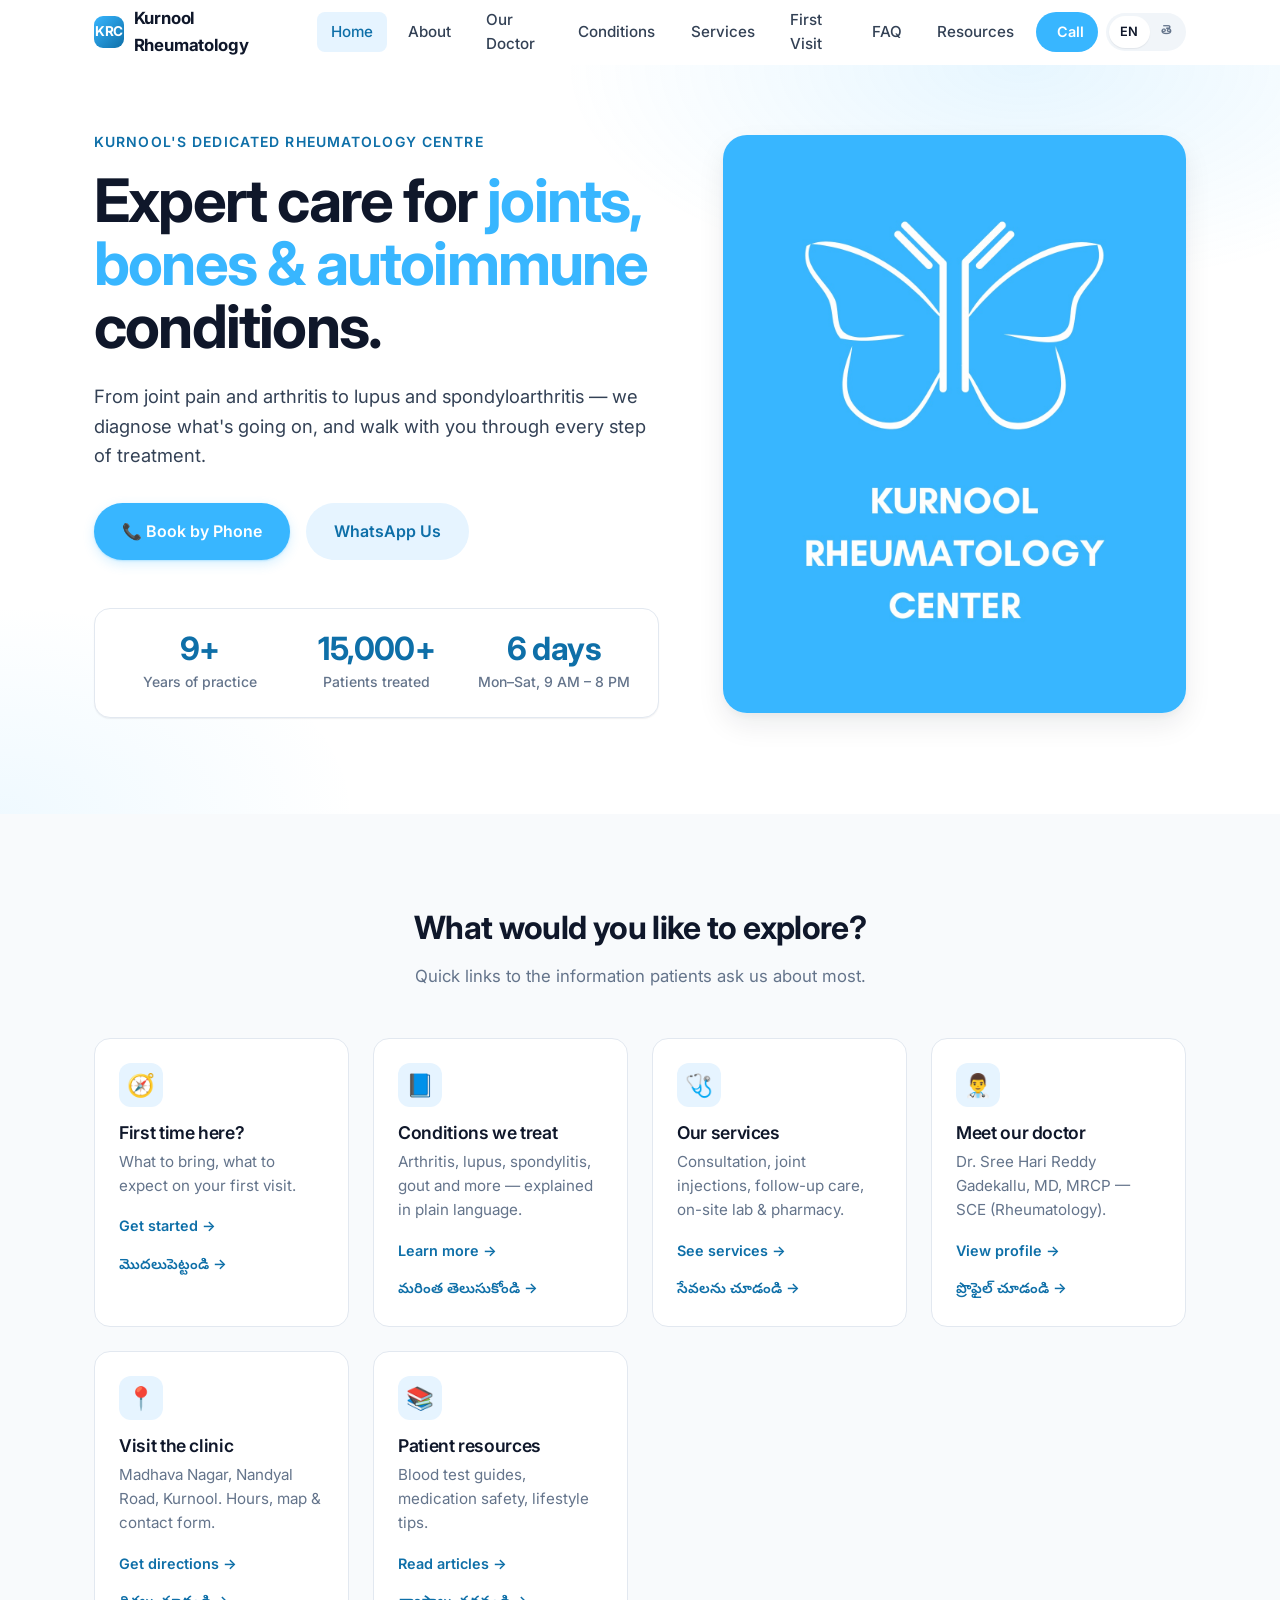
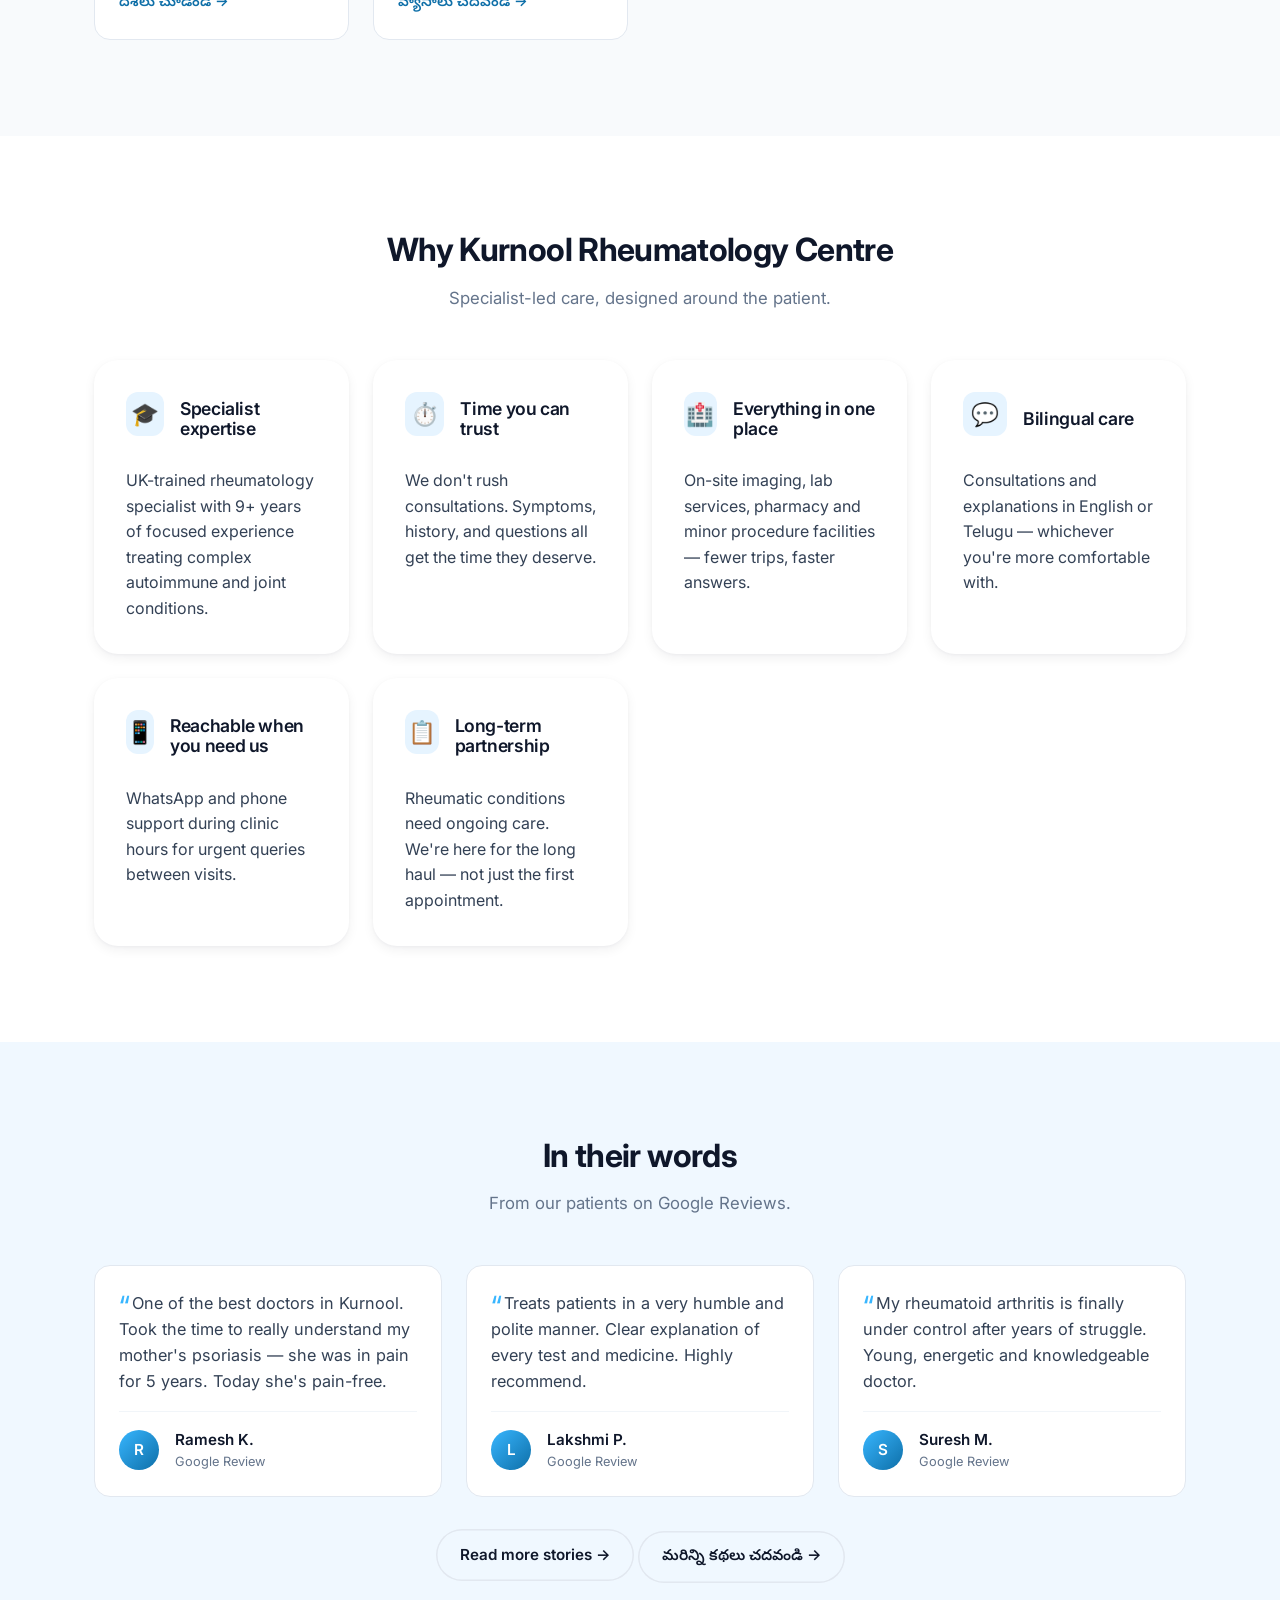
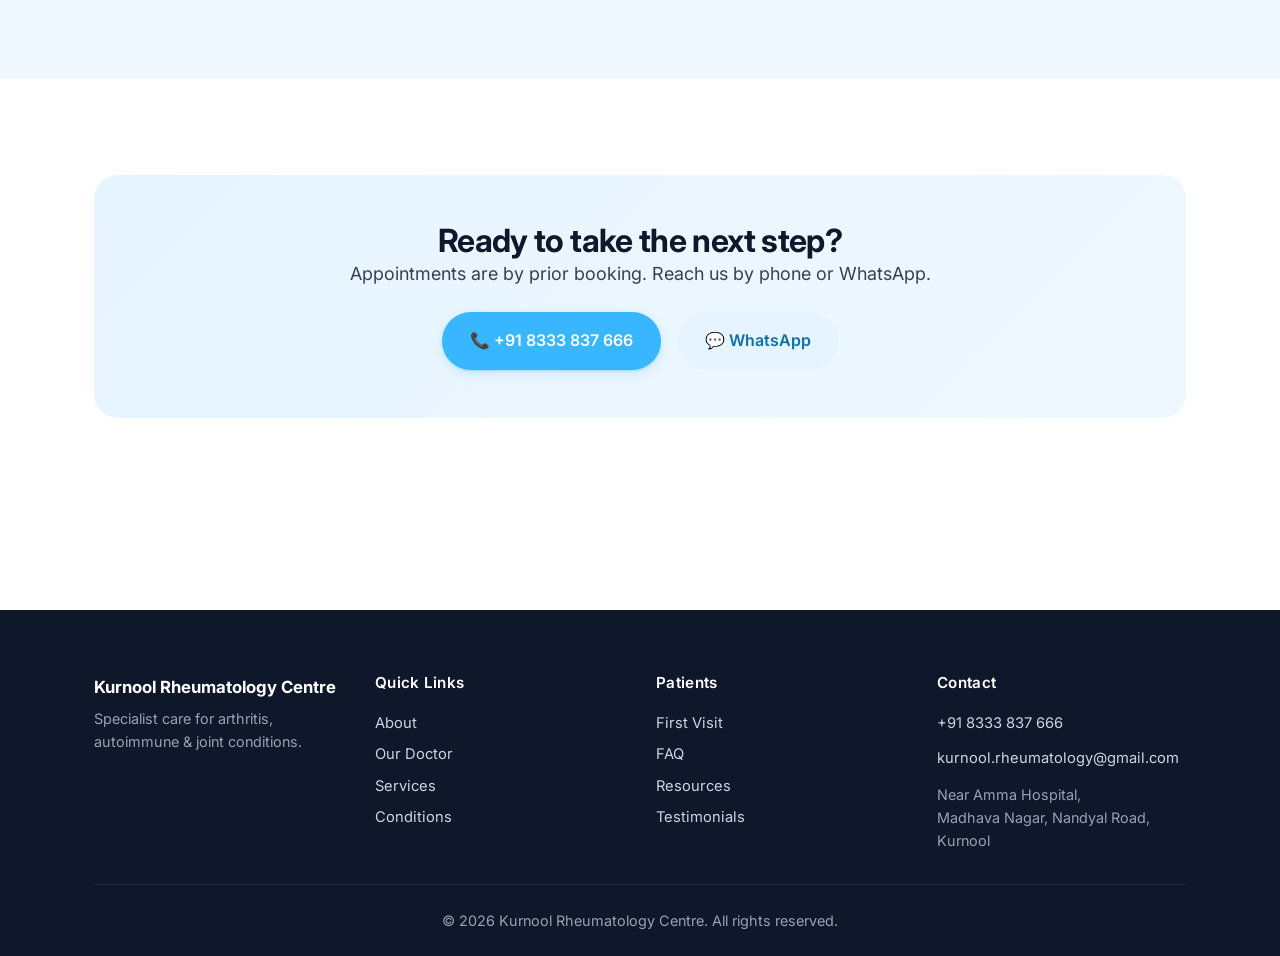
<file: index.html>
<!DOCTYPE html>
<html lang="en">
<head>
    <meta charset="UTF-8" />
    <meta name="viewport" content="width=device-width, initial-scale=1, viewport-fit=cover" />
    <meta name="theme-color" content="#38b6ff" />
    <title>Kurnool Rheumatology Centre — Expert Joint & Autoimmune Care in Kurnool</title>
    <meta name="description" content="Specialist rheumatology care in Kurnool. Dr. Sree Hari Reddy Gadekallu — MD, MRCP (SCE Rheumatology). 9+ years experience treating arthritis, autoimmune diseases & joint pain." />
    <link rel="canonical" href="https://rheumatology.center/" />
    <meta property="og:type" content="website" />
    <meta property="og:url" content="https://rheumatology.center/" />
    <meta property="og:title" content="Kurnool Rheumatology Centre — Expert Joint & Autoimmune Care in Kurnool" />
    <meta property="og:description" content="Specialist rheumatology care in Kurnool. Dr. Sree Hari Reddy Gadekallu — MD, MRCP (SCE Rheumatology). 9+ years experience treating arthritis, autoimmune diseases & joint pain." />
    <meta property="og:image" content="https://rheumatology.center/img/hero-clinic.jpg" />
    <meta property="og:image:width" content="1200" />
    <meta property="og:image:height" content="1500" />
    <meta property="og:site_name" content="Kurnool Rheumatology Centre" />
    <meta property="og:locale" content="en_IN" />
    <meta property="og:locale:alternate" content="te_IN" />
    <meta name="twitter:card" content="summary_large_image" />
    <meta name="twitter:title" content="Kurnool Rheumatology Centre — Expert Joint & Autoimmune Care in Kurnool" />
    <meta name="twitter:description" content="Specialist rheumatology care in Kurnool. Dr. Sree Hari Reddy Gadekallu — MD, MRCP (SCE Rheumatology). 9+ years experience treating arthritis, autoimmune diseases & joint pain." />
    <meta name="twitter:image" content="https://rheumatology.center/img/hero-clinic.jpg" />
    <meta name="robots" content="index, follow, max-image-preview:large" />
    <link rel="icon" type="image/svg+xml" href="img/favicon.svg" />
    <link rel="preconnect" href="https://fonts.googleapis.com" />
    <link rel="preconnect" href="https://fonts.gstatic.com" crossorigin />
    <link href="https://fonts.googleapis.com/css2?family=Inter:wght@400;500;600;700;800&family=Noto+Sans+Telugu:wght@400;500;600;700&display=swap" rel="stylesheet" />
    <link rel="stylesheet" href="css/styles.css" />

    <!-- Structured Data: MedicalClinic + Physician -->
    <script type="application/ld+json">
    {
      "@context": "https://schema.org",
      "@graph": [
        {
          "@type": "MedicalClinic",
          "@id": "https://rheumatology.center/#clinic",
          "name": "Kurnool Rheumatology Centre",
          "alternateName": ["KRC", "Kurnool Rheumatology Center"],
          "url": "https://rheumatology.center",
          "logo": "https://rheumatology.center/img/hero-clinic.jpg",
          "image": "https://rheumatology.center/img/hero-clinic.jpg",
          "description": "Specialist rheumatology clinic in Kurnool, Andhra Pradesh. Diagnosis and long-term management of arthritis, autoimmune diseases, joint pain and bone health.",
          "telephone": "+918333837666",
          "email": "kurnool.rheumatology@gmail.com",
          "priceRange": "₹₹",
          "medicalSpecialty": "Rheumatologic",
          "address": {
            "@type": "PostalAddress",
            "streetAddress": "Near Amma Hospital, Madhava Nagar, Nandyal Road",
            "addressLocality": "Kurnool",
            "addressRegion": "Andhra Pradesh",
            "postalCode": "518002",
            "addressCountry": "IN"
          },
          "geo": {
            "@type": "GeoCoordinates",
            "latitude": 15.801256684840101,
            "longitude": 78.04446977438009
          },
          "hasMap": "https://maps.app.goo.gl/mRYekLuWnqAVZDu87",
          "openingHoursSpecification": [{
            "@type": "OpeningHoursSpecification",
            "dayOfWeek": ["Monday", "Tuesday", "Wednesday", "Thursday", "Friday", "Saturday"],
            "opens": "09:00",
            "closes": "20:00"
          }],
          "availableService": [
            { "@type": "MedicalProcedure", "name": "Specialist rheumatology consultation" },
            { "@type": "MedicalProcedure", "name": "Intra-articular joint injections" },
            { "@type": "MedicalProcedure", "name": "Joint aspiration" },
            { "@type": "MedicalProcedure", "name": "Long-term monitoring and follow-up" },
            { "@type": "MedicalProcedure", "name": "On-site laboratory tests (ESR, CRP, RF, Anti-CCP, ANA)" },
            { "@type": "MedicalProcedure", "name": "DEXA / Bone density assessment" }
          ],
          "physician": { "@id": "https://rheumatology.center/#physician" },
          "areaServed": [
            { "@type": "City", "name": "Kurnool" },
            { "@type": "AdministrativeArea", "name": "Andhra Pradesh" },
            { "@type": "AdministrativeArea", "name": "Rayalaseema" }
          ],
          "knowsLanguage": ["English", "Telugu"]
        },
        {
          "@type": "Physician",
          "@id": "https://rheumatology.center/#physician",
          "name": "Dr. Sree Hari Reddy Gadekallu",
          "honorificPrefix": "Dr.",
          "honorificSuffix": "MD, MRCP, SCE (Rheumatology)",
          "jobTitle": "Consultant Rheumatologist",
          "url": "https://rheumatology.center/team.html",
          "image": "https://rheumatology.center/img/dr-gadekallu.jpg",
          "medicalSpecialty": "Rheumatologic",
          "hasCredential": [
            { "@type": "EducationalOccupationalCredential", "credentialCategory": "degree", "name": "MD (Medicine)" },
            { "@type": "EducationalOccupationalCredential", "credentialCategory": "certification", "name": "MRCP (UK)" },
            { "@type": "EducationalOccupationalCredential", "credentialCategory": "certification", "name": "SCE Rheumatology (Royal College of Physicians, UK)" }
          ],
          "knowsAbout": [
            "Rheumatoid Arthritis", "Osteoarthritis", "Systemic Lupus Erythematosus",
            "Ankylosing Spondylitis", "Psoriatic Arthritis", "Gout",
            "Vasculitis", "Osteoporosis", "Autoimmune Disease",
            "Joint Injections", "Sjögren's Syndrome", "Scleroderma"
          ],
          "knowsLanguage": ["English", "Telugu"],
          "worksFor": { "@id": "https://rheumatology.center/#clinic" }
        },
        {
          "@type": "WebSite",
          "@id": "https://rheumatology.center/#website",
          "url": "https://rheumatology.center",
          "name": "Kurnool Rheumatology Centre",
          "publisher": { "@id": "https://rheumatology.center/#clinic" },
          "inLanguage": ["en-IN", "te-IN"]
        }
      ]
    }
    </script>
</head>
<body>

<!-- ================= NAV ================= -->
<header class="nav">
    <div class="nav__inner">
        <a href="index.html" class="nav__brand">
            <span class="nav__brand-mark">KRC</span>
            <span data-lang="en">Kurnool Rheumatology</span>
            <span data-lang="te" class="telugu" hidden>కర్నూల్ రుమటాలజీ</span>
        </a>

        <button class="menu-toggle" aria-label="Open menu" aria-expanded="false"><span></span></button>

        <ul class="nav__menu">
            <li><a class="nav__link" href="index.html"><span data-lang="en">Home</span><span data-lang="te" class="telugu" hidden>హోమ్</span></a></li>
            <li><a class="nav__link" href="about.html"><span data-lang="en">About</span><span data-lang="te" class="telugu" hidden>మా గురించి</span></a></li>
            <li><a class="nav__link" href="team.html"><span data-lang="en">Our Doctor</span><span data-lang="te" class="telugu" hidden>మా వైద్యులు</span></a></li>
            <li><a class="nav__link" href="conditions.html"><span data-lang="en">Conditions</span><span data-lang="te" class="telugu" hidden>సమస్యలు</span></a></li>
            <li><a class="nav__link" href="services.html"><span data-lang="en">Services</span><span data-lang="te" class="telugu" hidden>సేవలు</span></a></li>
            <li><a class="nav__link" href="first-visit.html"><span data-lang="en">First Visit</span><span data-lang="te" class="telugu" hidden>మొదటి సందర్శన</span></a></li>
            <li><a class="nav__link" href="faq.html"><span data-lang="en">FAQ</span><span data-lang="te" class="telugu" hidden>ప్రశ్నలు</span></a></li>
            <li><a class="nav__link" href="resources.html"><span data-lang="en">Resources</span><span data-lang="te" class="telugu" hidden>వనరులు</span></a></li>
            <li class="nav__tools">
                <a class="nav__phone" href="tel:+918333837666" aria-label="Call clinic">
                    <svg width="14" height="14" viewBox="0 0 24 24" fill="none" stroke="currentColor" stroke-width="2.5" stroke-linecap="round" stroke-linejoin="round"><path d="M22 16.92v3a2 2 0 0 1-2.18 2 19.79 19.79 0 0 1-8.63-3.07 19.5 19.5 0 0 1-6-6 19.79 19.79 0 0 1-3.07-8.67A2 2 0 0 1 4.11 2h3a2 2 0 0 1 2 1.72c.127.96.361 1.903.7 2.81a2 2 0 0 1-.45 2.11L8.09 9.91a16 16 0 0 0 6 6l1.27-1.27a2 2 0 0 1 2.11-.45c.907.339 1.85.573 2.81.7A2 2 0 0 1 22 16.92z"/></svg>
                    Call
                </a>
                <div class="lang-toggle" role="group" aria-label="Language">
                    <button data-lang="en" type="button">EN</button>
                    <button data-lang="te" type="button" class="telugu">తె</button>
                </div>
            </li>
        </ul>
    </div>
</header>

<!-- ================= HERO ================= -->
<section class="hero">
    <div class="wrap">
        <div class="hero__inner">
            <div>
                <!-- EN -->
                <div data-lang="en" class="fade-up">
                    <span class="eyebrow">Kurnool's Dedicated Rheumatology Centre</span>
                    <h1 class="hero__title">Expert care for <span class="accent">joints, bones &amp; autoimmune</span> conditions.</h1>
                    <p class="hero__lead">From joint pain and arthritis to lupus and spondyloarthritis — we diagnose what's going on, and walk with you through every step of treatment.</p>
                    <div class="hero__cta">
                        <a href="tel:+918333837666" class="btn btn--primary btn--lg">📞 Book by Phone</a>
                        <a href="https://wa.me/918333837666?text=Hi%2C%20I%27d%20like%20to%20book%20an%20appointment" target="_blank" rel="noopener" class="btn btn--ghost btn--lg">WhatsApp Us</a>
                    </div>
                    <div class="stats">
                        <div class="stat"><div class="stat__num">9+</div><div class="stat__label">Years of practice</div></div>
                        <div class="stat"><div class="stat__num">15,000+</div><div class="stat__label">Patients treated</div></div>
                        <div class="stat"><div class="stat__num">6 days</div><div class="stat__label">Mon–Sat, 9 AM – 8 PM</div></div>
                    </div>
                </div>
                <!-- TE -->
                <div data-lang="te" class="telugu fade-up" hidden>
                    <span class="eyebrow">కర్నూల్ ప్రత్యేక రుమటాలజీ సెంటర్</span>
                    <h1 class="hero__title">కీళ్లు, ఎముకలు &amp; <span class="accent">ఆటోఇమ్యూన్</span> సమస్యలకు నిపుణ చికిత్స.</h1>
                    <p class="hero__lead">కీళ్ల నొప్పులు, ఆర్థరైటిస్ నుండి లూపస్, స్పాండిలోఆర్థరైటిస్ వరకు — సమస్యను సరిగ్గా గుర్తించి, ప్రతి అడుగులో మీతో పాటు మేము నడుస్తాము.</p>
                    <div class="hero__cta">
                        <a href="tel:+918333837666" class="btn btn--primary btn--lg">📞 ఫోన్ ద్వారా బుక్ చేయండి</a>
                        <a href="https://wa.me/918333837666?text=నమస్కారం" target="_blank" rel="noopener" class="btn btn--ghost btn--lg">వాట్సాప్ చేయండి</a>
                    </div>
                    <div class="stats">
                        <div class="stat"><div class="stat__num">9+</div><div class="stat__label">సంవత్సరాల అనుభవం</div></div>
                        <div class="stat"><div class="stat__num">15,000+</div><div class="stat__label">పేషెంట్లకు చికిత్స</div></div>
                        <div class="stat"><div class="stat__num">6 రోజులు</div><div class="stat__label">సోమ–శని, 9 AM – 8 PM</div></div>
                    </div>
                </div>
            </div>

            <div class="hero__media">
                <img src="img/hero-clinic.jpg" alt="Kurnool Rheumatology Centre" />
            </div>
        </div>
    </div>
</section>

<!-- ================= QUICK NAV CARDS ================= -->
<section class="section section--soft">
    <div class="wrap">
        <div class="section-head">
            <h2 data-lang="en">What would you like to explore?</h2>
            <h2 data-lang="te" class="telugu" hidden>మీరు దేని గురించి తెలుసుకోవాలనుకుంటున్నారు?</h2>
            <p data-lang="en">Quick links to the information patients ask us about most.</p>
            <p data-lang="te" class="telugu" hidden>పేషెంట్లు తరచుగా అడిగే సమాచారానికి త్వరిత లింకులు.</p>
        </div>
        <div class="grid grid-3">
            <a href="first-visit.html" class="card animate-on-scroll">
                <div class="card__icon">🧭</div>
                <h3 class="card__title" data-lang="en">First time here?</h3>
                <h3 class="card__title telugu" data-lang="te" hidden>మొదటిసారి వస్తున్నారా?</h3>
                <p class="card__text" data-lang="en">What to bring, what to expect on your first visit.</p>
                <p class="card__text telugu" data-lang="te" hidden>మొదటి సందర్శనలో ఏం తీసుకురావాలి, ఏం జరుగుతుంది.</p>
                <span class="card__arrow" data-lang="en">Get started →</span>
                <span class="card__arrow telugu" data-lang="te" hidden>మొదలుపెట్టండి →</span>
            </a>
            <a href="conditions.html" class="card animate-on-scroll">
                <div class="card__icon">📘</div>
                <h3 class="card__title" data-lang="en">Conditions we treat</h3>
                <h3 class="card__title telugu" data-lang="te" hidden>మేము చికిత్స చేసే సమస్యలు</h3>
                <p class="card__text" data-lang="en">Arthritis, lupus, spondylitis, gout and more — explained in plain language.</p>
                <p class="card__text telugu" data-lang="te" hidden>ఆర్థరైటిస్, లూపస్, స్పాండిలైటిస్, గౌట్ — సరళమైన భాషలో.</p>
                <span class="card__arrow" data-lang="en">Learn more →</span>
                <span class="card__arrow telugu" data-lang="te" hidden>మరింత తెలుసుకోండి →</span>
            </a>
            <a href="services.html" class="card animate-on-scroll">
                <div class="card__icon">🩺</div>
                <h3 class="card__title" data-lang="en">Our services</h3>
                <h3 class="card__title telugu" data-lang="te" hidden>మా సేవలు</h3>
                <p class="card__text" data-lang="en">Consultation, joint injections, follow-up care, on-site lab & pharmacy.</p>
                <p class="card__text telugu" data-lang="te" hidden>కన్సల్టేషన్, జాయింట్ ఇంజెక్షన్లు, ఫాలో-అప్, ల్యాబ్ &amp; ఫార్మసీ.</p>
                <span class="card__arrow" data-lang="en">See services →</span>
                <span class="card__arrow telugu" data-lang="te" hidden>సేవలను చూడండి →</span>
            </a>
            <a href="team.html" class="card animate-on-scroll">
                <div class="card__icon">👨‍⚕️</div>
                <h3 class="card__title" data-lang="en">Meet our doctor</h3>
                <h3 class="card__title telugu" data-lang="te" hidden>మా వైద్యులను కలవండి</h3>
                <p class="card__text" data-lang="en">Dr. Sree Hari Reddy Gadekallu, MD, MRCP — SCE (Rheumatology).</p>
                <p class="card__text telugu" data-lang="te" hidden>డా. శ్రీ హరి రెడ్డి గాడేకల్లు, MD, MRCP — SCE (రుమటాలజీ).</p>
                <span class="card__arrow" data-lang="en">View profile →</span>
                <span class="card__arrow telugu" data-lang="te" hidden>ప్రొఫైల్ చూడండి →</span>
            </a>
            <a href="about.html" class="card animate-on-scroll">
                <div class="card__icon">📍</div>
                <h3 class="card__title" data-lang="en">Visit the clinic</h3>
                <h3 class="card__title telugu" data-lang="te" hidden>క్లినిక్‌ను సందర్శించండి</h3>
                <p class="card__text" data-lang="en">Madhava Nagar, Nandyal Road, Kurnool. Hours, map & contact form.</p>
                <p class="card__text telugu" data-lang="te" hidden>మాధవ నగర్, నంద్యాల రోడ్, కర్నూల్. సమయాలు, మ్యాప్ &amp; సంప్రదింపు ఫారం.</p>
                <span class="card__arrow" data-lang="en">Get directions →</span>
                <span class="card__arrow telugu" data-lang="te" hidden>దిశలు చూడండి →</span>
            </a>
            <a href="resources.html" class="card animate-on-scroll">
                <div class="card__icon">📚</div>
                <h3 class="card__title" data-lang="en">Patient resources</h3>
                <h3 class="card__title telugu" data-lang="te" hidden>పేషెంట్ వనరులు</h3>
                <p class="card__text" data-lang="en">Blood test guides, medication safety, lifestyle tips.</p>
                <p class="card__text telugu" data-lang="te" hidden>రక్త పరీక్షల వివరణ, మందుల భద్రత, జీవనశైలి చిట్కాలు.</p>
                <span class="card__arrow" data-lang="en">Read articles →</span>
                <span class="card__arrow telugu" data-lang="te" hidden>వ్యాసాలు చదవండి →</span>
            </a>
        </div>
    </div>
</section>

<!-- ================= WHY CHOOSE US ================= -->
<section class="section">
    <div class="wrap">
        <div class="section-head">
            <h2 data-lang="en">Why Kurnool Rheumatology Centre</h2>
            <h2 data-lang="te" class="telugu" hidden>ఎందుకు కర్నూల్ రుమటాలజీ సెంటర్</h2>
            <p data-lang="en">Specialist-led care, designed around the patient.</p>
            <p data-lang="te" class="telugu" hidden>పేషెంట్ చుట్టూ రూపొందించిన నిపుణుల చికిత్స.</p>
        </div>
        <div class="grid grid-3">
            <div class="feature-card animate-on-scroll">
                <div class="feature-card__head"><div class="card__icon">🎓</div><h3 class="card__title" data-lang="en">Specialist expertise</h3><h3 class="card__title telugu" data-lang="te" hidden>నిపుణుల అనుభవం</h3></div>
                <p data-lang="en">UK-trained rheumatology specialist with 9+ years of focused experience treating complex autoimmune and joint conditions.</p>
                <p class="telugu" data-lang="te" hidden>UK లో శిక్షణ పొందిన రుమటాలజీ నిపుణులు. 9+ సంవత్సరాల అనుభవం.</p>
            </div>
            <div class="feature-card animate-on-scroll">
                <div class="feature-card__head"><div class="card__icon">⏱️</div><h3 class="card__title" data-lang="en">Time you can trust</h3><h3 class="card__title telugu" data-lang="te" hidden>సమయం పూర్తిగా</h3></div>
                <p data-lang="en">We don't rush consultations. Symptoms, history, and questions all get the time they deserve.</p>
                <p class="telugu" data-lang="te" hidden>మేము కన్సల్టేషన్‌లను తొందరపెట్టము. మీ సమస్యలను శ్రద్ధగా వింటాము.</p>
            </div>
            <div class="feature-card animate-on-scroll">
                <div class="feature-card__head"><div class="card__icon">🏥</div><h3 class="card__title" data-lang="en">Everything in one place</h3><h3 class="card__title telugu" data-lang="te" hidden>అన్నీ ఒకే చోట</h3></div>
                <p data-lang="en">On-site imaging, lab services, pharmacy and minor procedure facilities — fewer trips, faster answers.</p>
                <p class="telugu" data-lang="te" hidden>ఇమేజింగ్, ల్యాబ్, ఫార్మసీ — అన్నీ ఒకే చోట. తక్కువ ట్రిప్‌లు, వేగవంతమైన ఫలితాలు.</p>
            </div>
            <div class="feature-card animate-on-scroll">
                <div class="feature-card__head"><div class="card__icon">💬</div><h3 class="card__title" data-lang="en">Bilingual care</h3><h3 class="card__title telugu" data-lang="te" hidden>రెండు భాషల్లో చికిత్స</h3></div>
                <p data-lang="en">Consultations and explanations in English or Telugu — whichever you're more comfortable with.</p>
                <p class="telugu" data-lang="te" hidden>మీకు సౌకర్యవంతంగా ఉన్న భాషలో — ఇంగ్లీష్ లేదా తెలుగు.</p>
            </div>
            <div class="feature-card animate-on-scroll">
                <div class="feature-card__head"><div class="card__icon">📱</div><h3 class="card__title" data-lang="en">Reachable when you need us</h3><h3 class="card__title telugu" data-lang="te" hidden>మీకు అవసరమైనప్పుడు</h3></div>
                <p data-lang="en">WhatsApp and phone support during clinic hours for urgent queries between visits.</p>
                <p class="telugu" data-lang="te" hidden>క్లినిక్ సమయంలో అత్యవసర ప్రశ్నలకు ఫోన్ &amp; వాట్సాప్ సహాయం.</p>
            </div>
            <div class="feature-card animate-on-scroll">
                <div class="feature-card__head"><div class="card__icon">📋</div><h3 class="card__title" data-lang="en">Long-term partnership</h3><h3 class="card__title telugu" data-lang="te" hidden>దీర్ఘకాలిక సంరక్షణ</h3></div>
                <p data-lang="en">Rheumatic conditions need ongoing care. We're here for the long haul — not just the first appointment.</p>
                <p class="telugu" data-lang="te" hidden>రుమటాలజీ సమస్యలకు దీర్ఘకాలిక సంరక్షణ అవసరం. మేము మీతో ఉంటాము.</p>
            </div>
        </div>
    </div>
</section>

<!-- ================= TESTIMONIALS PREVIEW ================= -->
<section class="section section--tint">
    <div class="wrap">
        <div class="section-head">
            <h2 data-lang="en">In their words</h2>
            <h2 data-lang="te" class="telugu" hidden>పేషెంట్ల మాటల్లో</h2>
            <p data-lang="en">From our patients on Google Reviews.</p>
            <p data-lang="te" class="telugu" hidden>గూగుల్ రివ్యూస్ నుండి మా పేషెంట్ల అభిప్రాయాలు.</p>
        </div>
        <div class="grid grid-3">
            <div class="testimonial animate-on-scroll">
                <p class="testimonial__quote" data-lang="en">One of the best doctors in Kurnool. Took the time to really understand my mother's psoriasis — she was in pain for 5 years. Today she's pain-free.</p>
                <p class="testimonial__quote telugu" data-lang="te" hidden>కర్నూల్‌లో ఉత్తమ వైద్యులలో ఒకరు. మా అమ్మ 5 సంవత్సరాలుగా బాధపడుతున్న సోరియాసిస్‌ను అర్థం చేసుకోవడానికి సమయం తీసుకున్నారు. ఇప్పుడు పూర్తిగా నయమైంది.</p>
                <div class="testimonial__author">
                    <div class="testimonial__avatar">R</div>
                    <div>
                        <div class="testimonial__name">Ramesh K.</div>
                        <div class="testimonial__meta" data-lang="en">Google Review</div>
                        <div class="testimonial__meta telugu" data-lang="te" hidden>గూగుల్ రివ్యూ</div>
                    </div>
                </div>
            </div>
            <div class="testimonial animate-on-scroll">
                <p class="testimonial__quote" data-lang="en">Treats patients in a very humble and polite manner. Clear explanation of every test and medicine. Highly recommend.</p>
                <p class="testimonial__quote telugu" data-lang="te" hidden>పేషెంట్లతో చాలా వినయంగా, మర్యాదగా వ్యవహరిస్తారు. ప్రతి టెస్ట్, మందు గురించి స్పష్టంగా వివరిస్తారు.</p>
                <div class="testimonial__author">
                    <div class="testimonial__avatar">L</div>
                    <div>
                        <div class="testimonial__name">Lakshmi P.</div>
                        <div class="testimonial__meta" data-lang="en">Google Review</div>
                        <div class="testimonial__meta telugu" data-lang="te" hidden>గూగుల్ రివ్యూ</div>
                    </div>
                </div>
            </div>
            <div class="testimonial animate-on-scroll">
                <p class="testimonial__quote" data-lang="en">My rheumatoid arthritis is finally under control after years of struggle. Young, energetic and knowledgeable doctor.</p>
                <p class="testimonial__quote telugu" data-lang="te" hidden>సంవత్సరాలుగా బాధపడుతున్న రుమటాయిడ్ ఆర్థరైటిస్ ఇప్పుడు అదుపులో ఉంది. యువ, శక్తివంతమైన, పరిజ్ఞానమున్న వైద్యులు.</p>
                <div class="testimonial__author">
                    <div class="testimonial__avatar">S</div>
                    <div>
                        <div class="testimonial__name">Suresh M.</div>
                        <div class="testimonial__meta" data-lang="en">Google Review</div>
                        <div class="testimonial__meta telugu" data-lang="te" hidden>గూగుల్ రివ్యూ</div>
                    </div>
                </div>
            </div>
        </div>
        <div class="text-center" style="margin-top: var(--s-4);">
            <a href="testimonials.html" class="btn btn--outline" data-lang="en">Read more stories →</a>
            <a href="testimonials.html" class="btn btn--outline telugu" data-lang="te" hidden>మరిన్ని కథలు చదవండి →</a>
        </div>
    </div>
</section>

<!-- ================= CTA BAND ================= -->
<section class="section">
    <div class="wrap">
        <div style="text-align: center; padding: var(--s-5); background: linear-gradient(135deg, var(--color-brand-tint), var(--color-brand-wash)); border-radius: var(--r-xl);">
            <h2 data-lang="en">Ready to take the next step?</h2>
            <h2 data-lang="te" class="telugu" hidden>తదుపరి అడుగు వేయడానికి సిద్ధంగా ఉన్నారా?</h2>
            <p class="lead" data-lang="en" style="margin-bottom: var(--s-3);">Appointments are by prior booking. Reach us by phone or WhatsApp.</p>
            <p class="lead telugu" data-lang="te" hidden style="margin-bottom: var(--s-3);">అపాయింట్‌మెంట్లు ముందుగా బుక్ చేసుకోవాలి. ఫోన్ లేదా వాట్సాప్ ద్వారా సంప్రదించండి.</p>
            <div style="display: flex; gap: var(--s-2); justify-content: center; flex-wrap: wrap;">
                <a href="tel:+918333837666" class="btn btn--primary btn--lg">📞 +91 8333 837 666</a>
                <a href="https://wa.me/918333837666" target="_blank" rel="noopener" class="btn btn--ghost btn--lg">💬 WhatsApp</a>
            </div>
        </div>
    </div>
</section>

<!-- ================= FOOTER ================= -->
<footer class="footer">
    <div class="wrap">
        <div class="footer__grid">
            <div>
                <div class="footer__brand-name">Kurnool Rheumatology Centre</div>
                <p data-lang="en">Specialist care for arthritis, autoimmune & joint conditions.</p>
                <p class="telugu" data-lang="te" hidden>ఆర్థరైటిస్, ఆటోఇమ్యూన్ &amp; కీళ్ల సమస్యలకు నిపుణుల సంరక్షణ.</p>
            </div>
            <div>
                <h4 data-lang="en">Quick Links</h4>
                <h4 class="telugu" data-lang="te" hidden>త్వరిత లింకులు</h4>
                <a href="about.html"><span data-lang="en">About</span><span data-lang="te" class="telugu" hidden>మా గురించి</span></a>
                <a href="team.html"><span data-lang="en">Our Doctor</span><span data-lang="te" class="telugu" hidden>మా వైద్యులు</span></a>
                <a href="services.html"><span data-lang="en">Services</span><span data-lang="te" class="telugu" hidden>సేవలు</span></a>
                <a href="conditions.html"><span data-lang="en">Conditions</span><span data-lang="te" class="telugu" hidden>సమస్యలు</span></a>
            </div>
            <div>
                <h4 data-lang="en">Patients</h4>
                <h4 class="telugu" data-lang="te" hidden>పేషెంట్లు</h4>
                <a href="first-visit.html"><span data-lang="en">First Visit</span><span data-lang="te" class="telugu" hidden>మొదటి సందర్శన</span></a>
                <a href="faq.html"><span data-lang="en">FAQ</span><span data-lang="te" class="telugu" hidden>తరచుగా అడిగే ప్రశ్నలు</span></a>
                <a href="resources.html"><span data-lang="en">Resources</span><span data-lang="te" class="telugu" hidden>వనరులు</span></a>
                <a href="testimonials.html"><span data-lang="en">Testimonials</span><span data-lang="te" class="telugu" hidden>పేషెంట్ అనుభవాలు</span></a>
            </div>
            <div>
                <h4 data-lang="en">Contact</h4>
                <h4 class="telugu" data-lang="te" hidden>సంప్రదింపు</h4>
                <p style="margin: 0.25rem 0;"><a href="tel:+918333837666">+91 8333 837 666</a></p>
                <p style="margin: 0.25rem 0;"><a href="mailto:kurnool.rheumatology@gmail.com">kurnool.rheumatology@gmail.com</a></p>
                <p style="margin: 0.5rem 0 0;" data-lang="en">Near Amma Hospital,<br/>Madhava Nagar, Nandyal Road,<br/>Kurnool</p>
                <p style="margin: 0.5rem 0 0;" class="telugu" data-lang="te" hidden>అమ్మ హాస్పిటల్ సమీపంలో,<br/>మాధవ నగర్, నంద్యాల రోడ్,<br/>కర్నూల్</p>
            </div>
        </div>
        <div class="footer__bottom">
            <p>&copy; <span id="year">2026</span> Kurnool Rheumatology Centre. <span data-lang="en">All rights reserved.</span><span data-lang="te" class="telugu" hidden>అన్ని హక్కులు రిజర్వ్ చేయబడ్డాయి.</span></p>
        </div>
    </div>
</footer>

<a href="tel:+918333837666" class="fab-call" aria-label="Call clinic">
    <svg width="22" height="22" viewBox="0 0 24 24" fill="none" stroke="currentColor" stroke-width="2.4" stroke-linecap="round" stroke-linejoin="round"><path d="M22 16.92v3a2 2 0 0 1-2.18 2 19.79 19.79 0 0 1-8.63-3.07 19.5 19.5 0 0 1-6-6 19.79 19.79 0 0 1-3.07-8.67A2 2 0 0 1 4.11 2h3a2 2 0 0 1 2 1.72c.127.96.361 1.903.7 2.81a2 2 0 0 1-.45 2.11L8.09 9.91a16 16 0 0 0 6 6l1.27-1.27a2 2 0 0 1 2.11-.45c.907.339 1.85.573 2.81.7A2 2 0 0 1 22 16.92z"/></svg>
</a>

<script>document.getElementById('year').textContent = new Date().getFullYear();</script>
<!-- GoatCounter Analytics -->
<script data-goatcounter="https://krc.goatcounter.com/count" async src="//gc.zgo.at/count.js"></script>
<!-- End GoatCounter Analytics -->
<script src="js/main.js"></script>
</body>
</html>
</file>
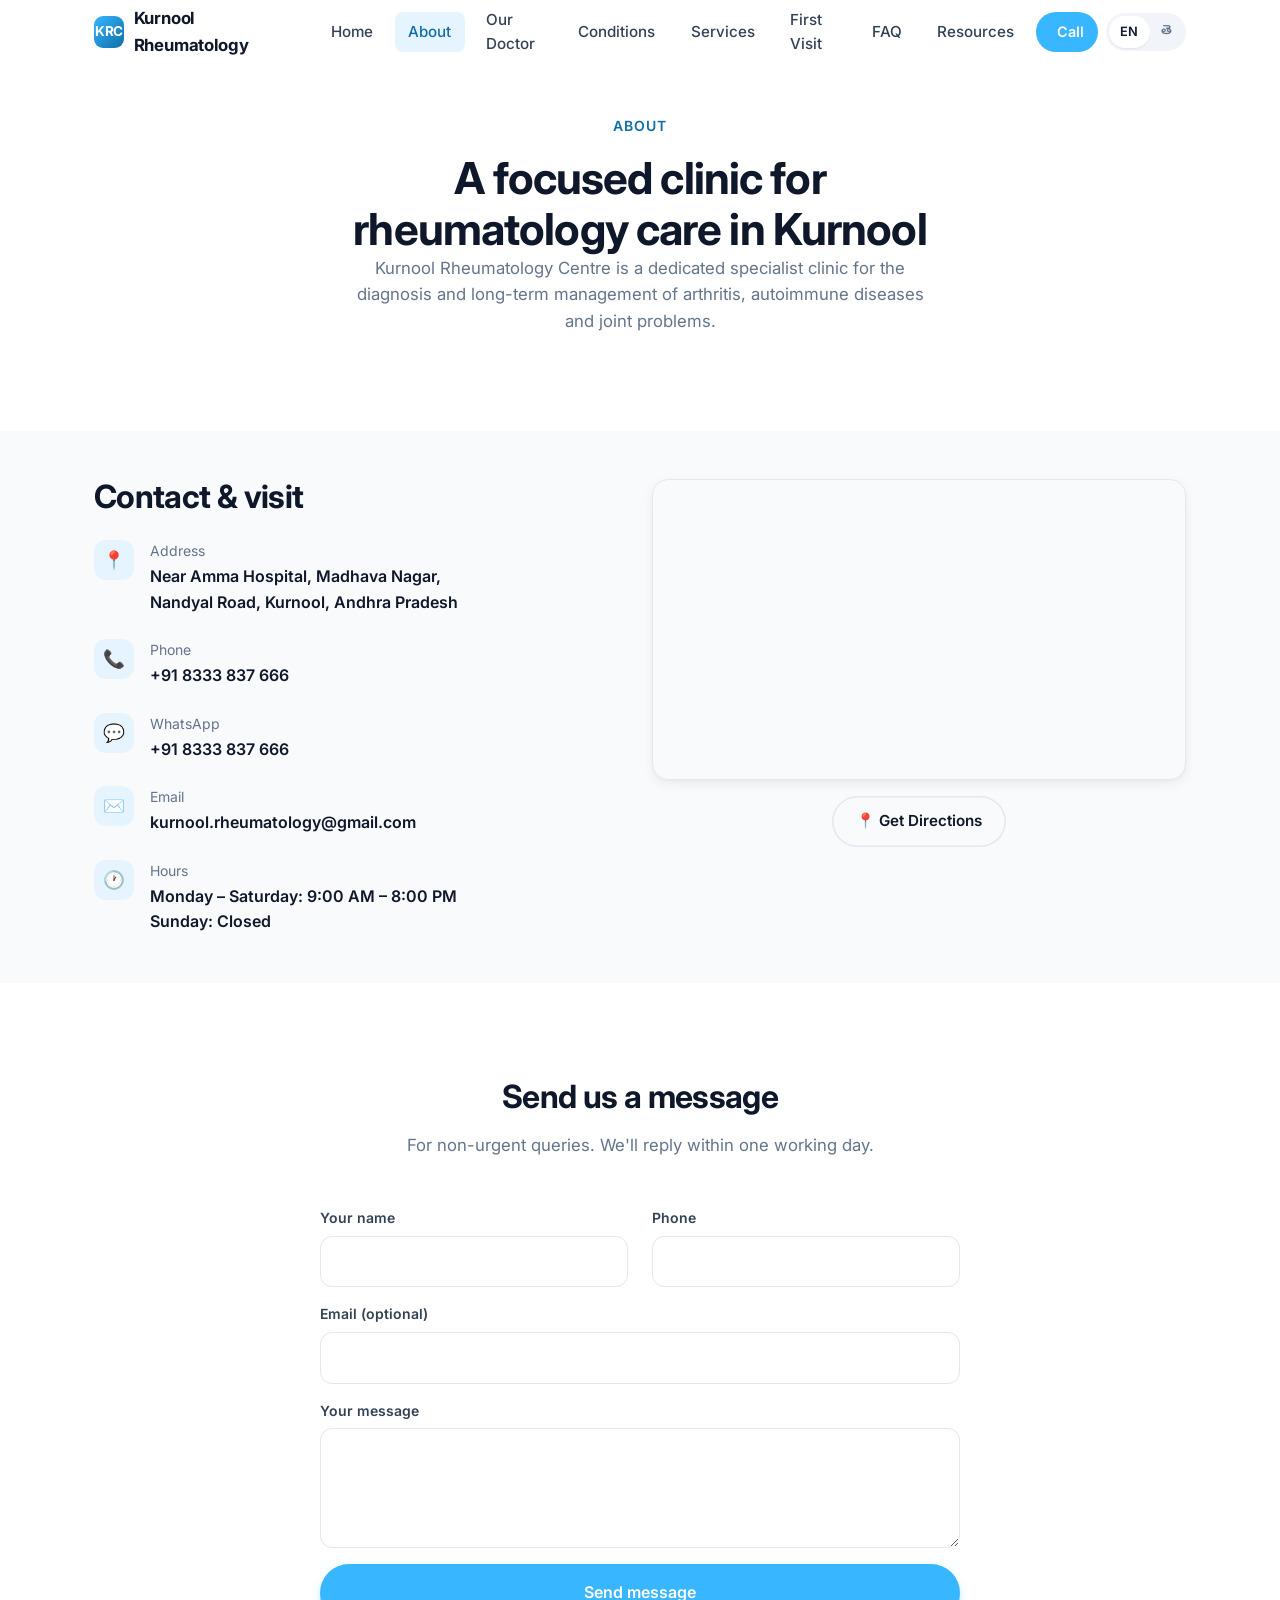
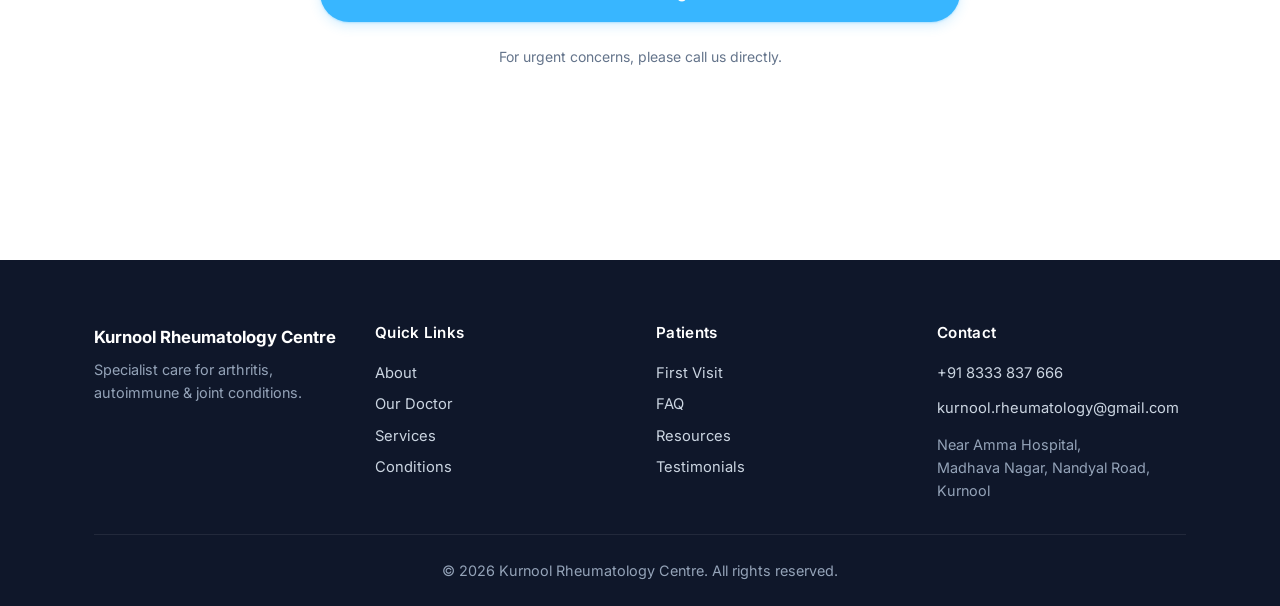
<file: about.html>
<!DOCTYPE html>
<html lang="en">
<head>
    <meta charset="UTF-8" />
    <meta name="viewport" content="width=device-width, initial-scale=1, viewport-fit=cover" />
    <meta name="theme-color" content="#38b6ff" />
    <title>About — Kurnool Rheumatology Centre</title>
    <meta name="description" content="Visit Kurnool Rheumatology Centre: Madhava Nagar, Nandyal Road, Kurnool. Open Mon–Sat 9 AM – 8 PM. Get directions, hours and contact form." />
    <link rel="canonical" href="https://rheumatology.center/about.html" />
    <meta property="og:type" content="website" />
    <meta property="og:url" content="https://rheumatology.center/about.html" />
    <meta property="og:title" content="About — Kurnool Rheumatology Centre" />
    <meta property="og:description" content="Visit Kurnool Rheumatology Centre: Madhava Nagar, Nandyal Road, Kurnool. Open Mon–Sat 9 AM – 8 PM. Get directions, hours and contact form." />
    <meta property="og:image" content="https://rheumatology.center/img/hero-clinic.jpg" />
    <meta property="og:image:width" content="1200" />
    <meta property="og:image:height" content="1500" />
    <meta property="og:site_name" content="Kurnool Rheumatology Centre" />
    <meta property="og:locale" content="en_IN" />
    <meta property="og:locale:alternate" content="te_IN" />
    <meta name="twitter:card" content="summary_large_image" />
    <meta name="twitter:title" content="About — Kurnool Rheumatology Centre" />
    <meta name="twitter:description" content="Visit Kurnool Rheumatology Centre: Madhava Nagar, Nandyal Road, Kurnool. Open Mon–Sat 9 AM – 8 PM. Get directions, hours and contact form." />
    <meta name="twitter:image" content="https://rheumatology.center/img/hero-clinic.jpg" />
    <meta name="robots" content="index, follow, max-image-preview:large" />
    <link rel="icon" type="image/svg+xml" href="img/favicon.svg" />
    <link rel="preconnect" href="https://fonts.googleapis.com" />
    <link rel="preconnect" href="https://fonts.gstatic.com" crossorigin />
    <link href="https://fonts.googleapis.com/css2?family=Inter:wght@400;500;600;700;800&family=Noto+Sans+Telugu:wght@400;500;600;700&display=swap" rel="stylesheet" />
    <link rel="stylesheet" href="css/styles.css" />
</head>
<body>

<header class="nav">
    <div class="nav__inner">
        <a href="index.html" class="nav__brand">
            <span class="nav__brand-mark">KRC</span>
            <span data-lang="en">Kurnool Rheumatology</span>
            <span data-lang="te" class="telugu" hidden>కర్నూల్ రుమటాలజీ</span>
        </a>
        <button class="menu-toggle" aria-label="Open menu" aria-expanded="false"><span></span></button>
        <ul class="nav__menu">
            <li><a class="nav__link" href="index.html"><span data-lang="en">Home</span><span data-lang="te" class="telugu" hidden>హోమ్</span></a></li>
            <li><a class="nav__link" href="about.html"><span data-lang="en">About</span><span data-lang="te" class="telugu" hidden>మా గురించి</span></a></li>
            <li><a class="nav__link" href="team.html"><span data-lang="en">Our Doctor</span><span data-lang="te" class="telugu" hidden>మా వైద్యులు</span></a></li>
            <li><a class="nav__link" href="conditions.html"><span data-lang="en">Conditions</span><span data-lang="te" class="telugu" hidden>సమస్యలు</span></a></li>
            <li><a class="nav__link" href="services.html"><span data-lang="en">Services</span><span data-lang="te" class="telugu" hidden>సేవలు</span></a></li>
            <li><a class="nav__link" href="first-visit.html"><span data-lang="en">First Visit</span><span data-lang="te" class="telugu" hidden>మొదటి సందర్శన</span></a></li>
            <li><a class="nav__link" href="faq.html"><span data-lang="en">FAQ</span><span data-lang="te" class="telugu" hidden>ప్రశ్నలు</span></a></li>
            <li><a class="nav__link" href="resources.html"><span data-lang="en">Resources</span><span data-lang="te" class="telugu" hidden>వనరులు</span></a></li>
            <li class="nav__tools">
                <a class="nav__phone" href="tel:+918333837666"><svg width="14" height="14" viewBox="0 0 24 24" fill="none" stroke="currentColor" stroke-width="2.5" stroke-linecap="round" stroke-linejoin="round"><path d="M22 16.92v3a2 2 0 0 1-2.18 2 19.79 19.79 0 0 1-8.63-3.07 19.5 19.5 0 0 1-6-6 19.79 19.79 0 0 1-3.07-8.67A2 2 0 0 1 4.11 2h3a2 2 0 0 1 2 1.72c.127.96.361 1.903.7 2.81a2 2 0 0 1-.45 2.11L8.09 9.91a16 16 0 0 0 6 6l1.27-1.27a2 2 0 0 1 2.11-.45c.907.339 1.85.573 2.81.7A2 2 0 0 1 22 16.92z"/></svg>Call</a>
                <div class="lang-toggle" role="group" aria-label="Language"><button data-lang="en" type="button">EN</button><button data-lang="te" type="button" class="telugu">తె</button></div>
            </li>
        </ul>
    </div>
</header>

<section class="section section--tight">
    <div class="wrap">
        <div class="section-head fade-up">
            <span class="eyebrow">About</span>
            <h1 data-lang="en">A focused clinic for rheumatology care in Kurnool</h1>
            <h1 data-lang="te" class="telugu" hidden>కర్నూల్‌లో రుమటాలజీ చికిత్స కోసం ప్రత్యేక క్లినిక్</h1>
            <p data-lang="en">Kurnool Rheumatology Centre is a dedicated specialist clinic for the diagnosis and long-term management of arthritis, autoimmune diseases and joint problems.</p>
            <p class="telugu" data-lang="te" hidden>కర్నూల్ రుమటాలజీ సెంటర్ — ఆర్థరైటిస్, ఆటోఇమ్యూన్ వ్యాధులు మరియు కీళ్ల సమస్యలను నిర్ధారించడానికి మరియు దీర్ఘకాలికంగా చికిత్స చేయడానికి ఒక ప్రత్యేక క్లినిక్.</p>
        </div>
    </div>
</section>

<section class="section section--tight section--soft">
    <div class="wrap">
        <div class="grid grid-2" style="align-items: start;">
            <div class="animate-on-scroll">
                <h2 data-lang="en">Contact &amp; visit</h2>
                <h2 data-lang="te" class="telugu" hidden>సంప్రదింపు &amp; సందర్శన</h2>
                <div class="contact-info" style="margin-top: var(--s-3);">
                    <div class="contact-row">
                        <div class="contact-row__icon">📍</div>
                        <div>
                            <div class="contact-row__label" data-lang="en">Address</div>
                            <div class="contact-row__label telugu" data-lang="te" hidden>చిరునామా</div>
                            <div class="contact-row__value" data-lang="en">Near Amma Hospital, Madhava Nagar,<br/>Nandyal Road, Kurnool, Andhra Pradesh</div>
                            <div class="contact-row__value telugu" data-lang="te" hidden>అమ్మ హాస్పిటల్ సమీపంలో, మాధవ నగర్,<br/>నంద్యాల రోడ్, కర్నూల్, ఆంధ్రప్రదేశ్</div>
                        </div>
                    </div>
                    <div class="contact-row">
                        <div class="contact-row__icon">📞</div>
                        <div>
                            <div class="contact-row__label" data-lang="en">Phone</div>
                            <div class="contact-row__label telugu" data-lang="te" hidden>ఫోన్</div>
                            <div class="contact-row__value"><a href="tel:+918333837666">+91 8333 837 666</a></div>
                        </div>
                    </div>
                    <div class="contact-row">
                        <div class="contact-row__icon">💬</div>
                        <div>
                            <div class="contact-row__label" data-lang="en">WhatsApp</div>
                            <div class="contact-row__label telugu" data-lang="te" hidden>వాట్సాప్</div>
                            <div class="contact-row__value"><a href="https://wa.me/918333837666" target="_blank" rel="noopener">+91 8333 837 666</a></div>
                        </div>
                    </div>
                    <div class="contact-row">
                        <div class="contact-row__icon">✉️</div>
                        <div>
                            <div class="contact-row__label" data-lang="en">Email</div>
                            <div class="contact-row__label telugu" data-lang="te" hidden>ఇమెయిల్</div>
                            <div class="contact-row__value"><a href="mailto:kurnool.rheumatology@gmail.com">kurnool.rheumatology@gmail.com</a></div>
                        </div>
                    </div>
                    <div class="contact-row">
                        <div class="contact-row__icon">🕐</div>
                        <div>
                            <div class="contact-row__label" data-lang="en">Hours</div>
                            <div class="contact-row__label telugu" data-lang="te" hidden>సమయాలు</div>
                            <div class="contact-row__value" data-lang="en">Monday – Saturday: 9:00 AM – 8:00 PM<br/>Sunday: Closed</div>
                            <div class="contact-row__value telugu" data-lang="te" hidden>సోమవారం – శనివారం: 9:00 AM – 8:00 PM<br/>ఆదివారం: సెలవు</div>
                        </div>
                    </div>
                </div>
            </div>
            <div class="animate-on-scroll">
                <div class="map-embed">
                    <iframe src="https://www.google.com/maps/embed?pb=!1m18!1m12!1m3!1d3839.051150624112!2d78.04446977438009!3d15.801256684840101!2m3!1f0!2f0!3f0!3m2!1i1024!2i768!4f13.1!3m3!1m2!1s0x3bb5e74720dab0a3%3A0x85b3a731617ad74d!2sKurnool%20Rheumatology%20Center!5e0!3m2!1sen!2sin!4v1779273347555!5m2!1sen!2sin" allowfullscreen loading="lazy" referrerpolicy="no-referrer-when-downgrade" title="Map to Kurnool Rheumatology Centre"></iframe>
                </div>
                <p style="text-align: center; margin-top: var(--s-2);">
                    <a href="https://maps.app.goo.gl/mRYekLuWnqAVZDu87" target="_blank" rel="noopener" class="btn btn--outline">
                        <span data-lang="en">📍 Get Directions</span><span data-lang="te" class="telugu" hidden>📍 దిశలు పొందండి</span>
                    </a>
                </p>
            </div>
        </div>
    </div>
</section>

<section class="section">
    <div class="wrap">
        <div class="section-head">
            <h2 data-lang="en">Send us a message</h2>
            <h2 data-lang="te" class="telugu" hidden>మాకు సందేశం పంపండి</h2>
            <p data-lang="en">For non-urgent queries. We'll reply within one working day.</p>
            <p class="telugu" data-lang="te" hidden>అత్యవసరం కానీ ప్రశ్నల కోసం. ఒక పని దినంలో సమాధానం ఇస్తాము.</p>
        </div>

        <form class="form" data-validate action="https://formspree.io/f/mzdwdnvz" method="POST" style="max-width: 640px; margin: 0 auto;">
            <div class="grid grid-2">
                <div class="form__group">
                    <label class="form__label" for="name" data-lang="en">Your name</label>
                    <label class="form__label telugu" for="name" data-lang="te" hidden>మీ పేరు</label>
                    <input class="form__input" id="name" name="name" type="text" required />
                </div>
                <div class="form__group">
                    <label class="form__label" for="phone" data-lang="en">Phone</label>
                    <label class="form__label telugu" for="phone" data-lang="te" hidden>ఫోన్</label>
                    <input class="form__input" id="phone" name="phone" type="tel" required />
                </div>
            </div>
            <div class="form__group">
                <label class="form__label" for="email" data-lang="en">Email (optional)</label>
                <label class="form__label telugu" for="email" data-lang="te" hidden>ఇమెయిల్ (ఐచ్ఛికం)</label>
                <input class="form__input" id="email" name="email" type="email" />
            </div>
            <div class="form__group">
                <label class="form__label" for="message" data-lang="en">Your message</label>
                <label class="form__label telugu" for="message" data-lang="te" hidden>మీ సందేశం</label>
                <textarea class="form__textarea" id="message" name="message" required></textarea>
            </div>
            <button type="submit" class="btn btn--primary btn--lg">
                <span data-lang="en">Send message</span><span data-lang="te" class="telugu" hidden>సందేశం పంపండి</span>
            </button>
            <p style="font-size: var(--fs-small); color: var(--color-muted); text-align: center; margin-top: var(--s-1);">
                <span data-lang="en">For urgent concerns, please call us directly.</span>
                <span data-lang="te" class="telugu" hidden>అత్యవసర సమస్యల కోసం, దయచేసి నేరుగా కాల్ చేయండి.</span>
            </p>
        </form>
    </div>
</section>

<footer class="footer">
    <div class="wrap">
        <div class="footer__grid">
            <div>
                <div class="footer__brand-name">Kurnool Rheumatology Centre</div>
                <p data-lang="en">Specialist care for arthritis, autoimmune & joint conditions.</p>
                <p class="telugu" data-lang="te" hidden>ఆర్థరైటిస్, ఆటోఇమ్యూన్ &amp; కీళ్ల సమస్యలకు నిపుణుల సంరక్షణ.</p>
            </div>
            <div>
                <h4 data-lang="en">Quick Links</h4><h4 class="telugu" data-lang="te" hidden>త్వరిత లింకులు</h4>
                <a href="about.html"><span data-lang="en">About</span><span data-lang="te" class="telugu" hidden>మా గురించి</span></a>
                <a href="team.html"><span data-lang="en">Our Doctor</span><span data-lang="te" class="telugu" hidden>మా వైద్యులు</span></a>
                <a href="services.html"><span data-lang="en">Services</span><span data-lang="te" class="telugu" hidden>సేవలు</span></a>
                <a href="conditions.html"><span data-lang="en">Conditions</span><span data-lang="te" class="telugu" hidden>సమస్యలు</span></a>
            </div>
            <div>
                <h4 data-lang="en">Patients</h4><h4 class="telugu" data-lang="te" hidden>పేషెంట్లు</h4>
                <a href="first-visit.html"><span data-lang="en">First Visit</span><span data-lang="te" class="telugu" hidden>మొదటి సందర్శన</span></a>
                <a href="faq.html"><span data-lang="en">FAQ</span><span data-lang="te" class="telugu" hidden>తరచుగా అడిగే ప్రశ్నలు</span></a>
                <a href="resources.html"><span data-lang="en">Resources</span><span data-lang="te" class="telugu" hidden>వనరులు</span></a>
                <a href="testimonials.html"><span data-lang="en">Testimonials</span><span data-lang="te" class="telugu" hidden>పేషెంట్ అనుభవాలు</span></a>
            </div>
            <div>
                <h4 data-lang="en">Contact</h4><h4 class="telugu" data-lang="te" hidden>సంప్రదింపు</h4>
                <p style="margin: 0.25rem 0;"><a href="tel:+918333837666">+91 8333 837 666</a></p>
                <p style="margin: 0.25rem 0;"><a href="mailto:kurnool.rheumatology@gmail.com">kurnool.rheumatology@gmail.com</a></p>
                <p style="margin: 0.5rem 0 0;" data-lang="en">Near Amma Hospital,<br/>Madhava Nagar, Nandyal Road,<br/>Kurnool</p>
                <p style="margin: 0.5rem 0 0;" class="telugu" data-lang="te" hidden>అమ్మ హాస్పిటల్ సమీపంలో,<br/>మాధవ నగర్, నంద్యాల రోడ్,<br/>కర్నూల్</p>
            </div>
        </div>
        <div class="footer__bottom">
            <p>&copy; <span id="year">2026</span> Kurnool Rheumatology Centre. <span data-lang="en">All rights reserved.</span><span data-lang="te" class="telugu" hidden>అన్ని హక్కులు రిజర్వ్ చేయబడ్డాయి.</span></p>
        </div>
    </div>
</footer>

<a href="tel:+918333837666" class="fab-call" aria-label="Call clinic"><svg width="22" height="22" viewBox="0 0 24 24" fill="none" stroke="currentColor" stroke-width="2.4" stroke-linecap="round" stroke-linejoin="round"><path d="M22 16.92v3a2 2 0 0 1-2.18 2 19.79 19.79 0 0 1-8.63-3.07 19.5 19.5 0 0 1-6-6 19.79 19.79 0 0 1-3.07-8.67A2 2 0 0 1 4.11 2h3a2 2 0 0 1 2 1.72c.127.96.361 1.903.7 2.81a2 2 0 0 1-.45 2.11L8.09 9.91a16 16 0 0 0 6 6l1.27-1.27a2 2 0 0 1 2.11-.45c.907.339 1.85.573 2.81.7A2 2 0 0 1 22 16.92z"/></svg></a>
<script>document.getElementById('year').textContent = new Date().getFullYear();</script>
<!-- GoatCounter Analytics -->
<script data-goatcounter="https://krc.goatcounter.com/count" async src="//gc.zgo.at/count.js"></script>
<!-- End GoatCounter Analytics -->
<script src="js/main.js"></script>
</body>
</html>
</file>
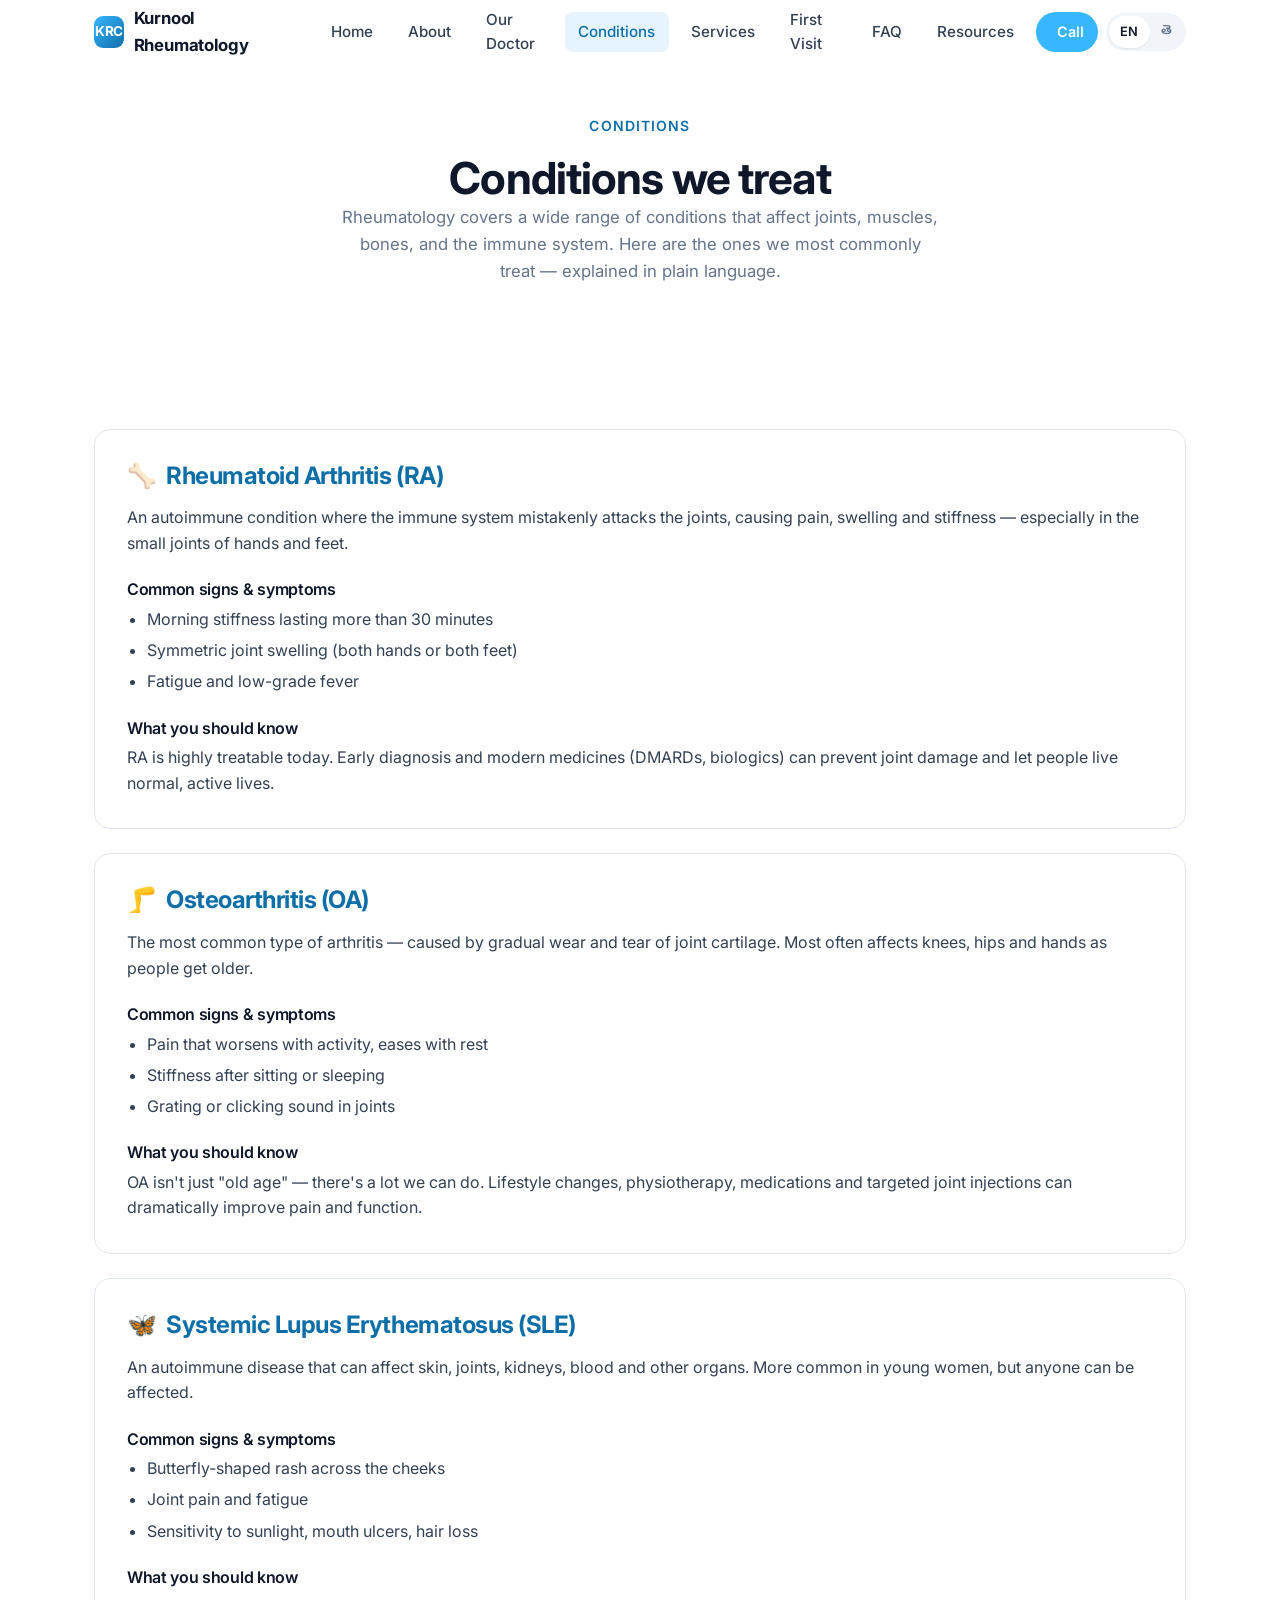
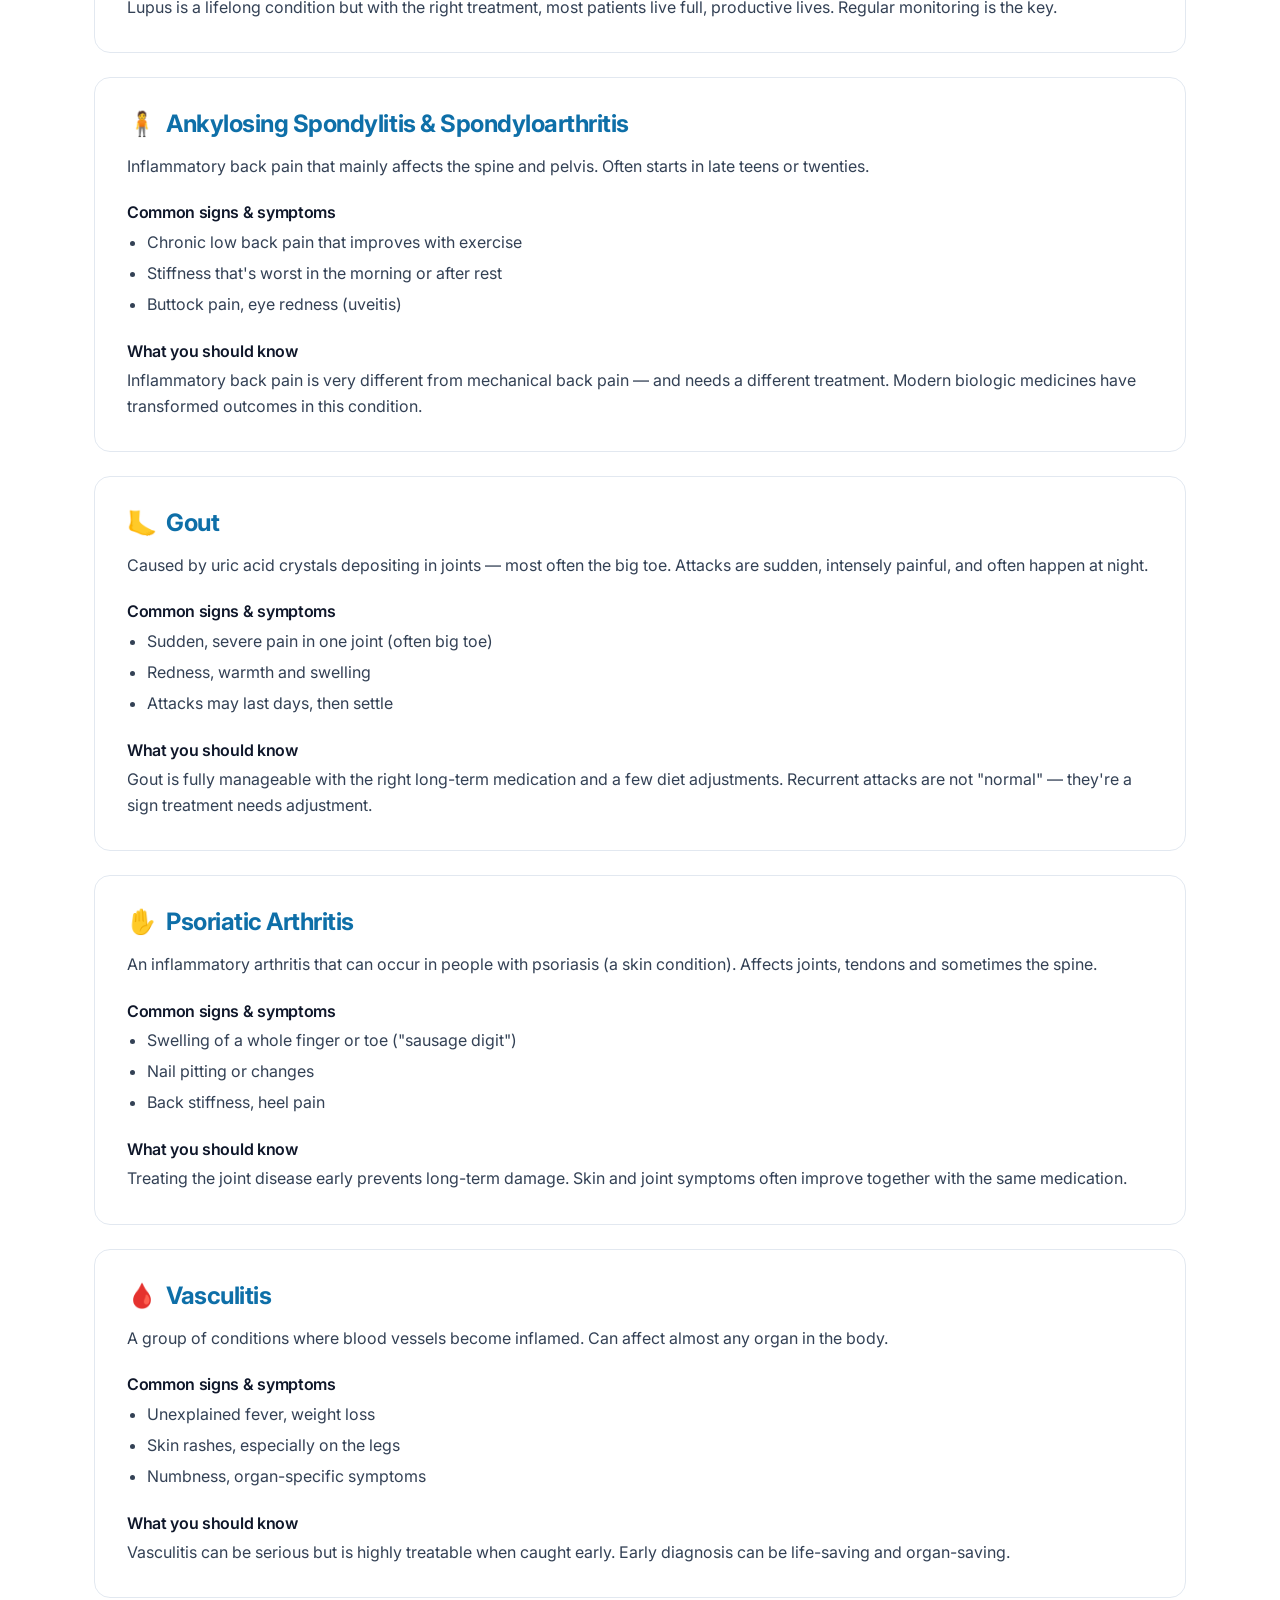
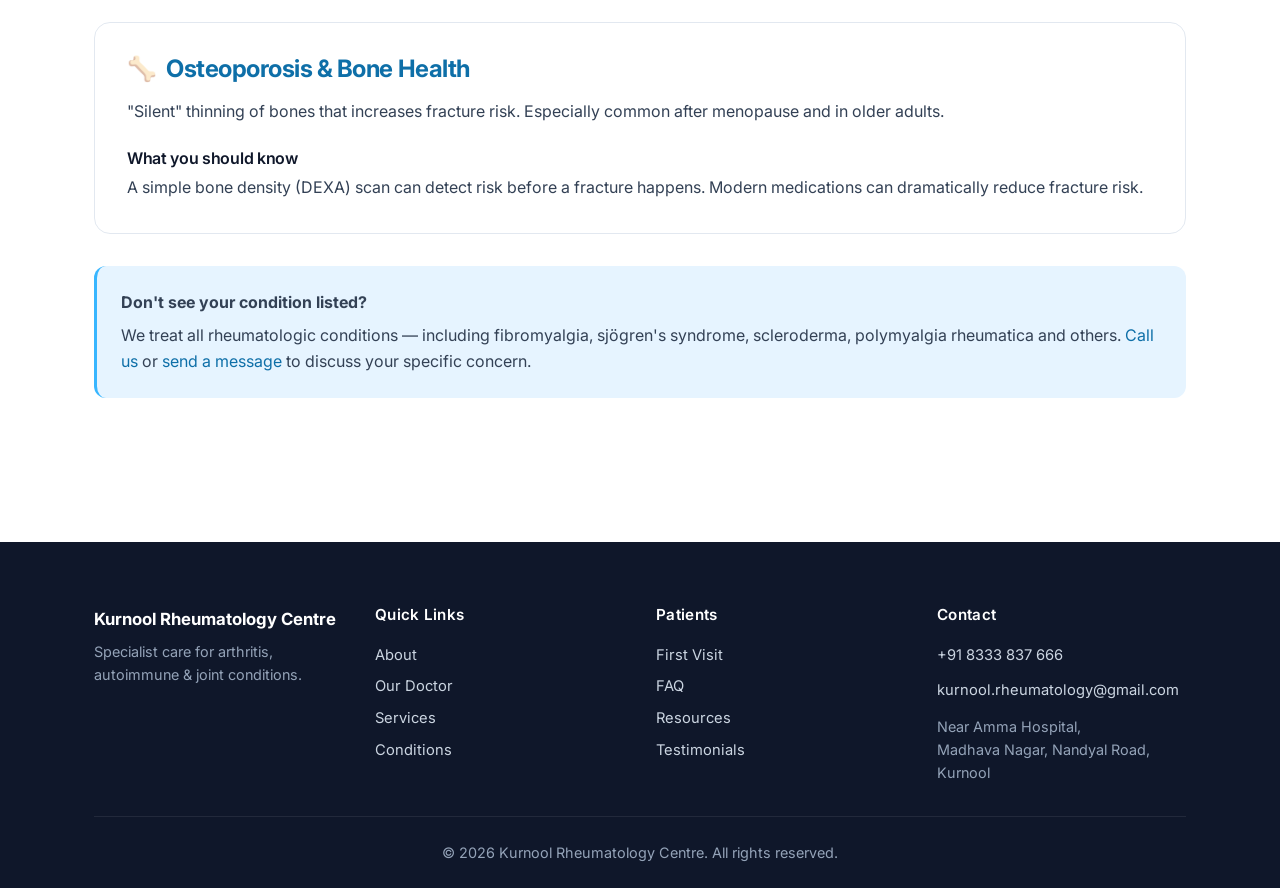
<file: conditions.html>
<!DOCTYPE html>
<html lang="en">
<head>
    <meta charset="UTF-8" />
    <meta name="viewport" content="width=device-width, initial-scale=1, viewport-fit=cover" />
    <meta name="theme-color" content="#38b6ff" />
    <title>Conditions We Treat — Kurnool Rheumatology Centre</title>
    <meta name="description" content="Conditions treated at Kurnool Rheumatology Centre: rheumatoid arthritis, osteoarthritis, lupus, ankylosing spondylitis, gout, psoriatic arthritis, vasculitis and more." />
    <link rel="canonical" href="https://rheumatology.center/conditions.html" />
    <meta property="og:type" content="website" />
    <meta property="og:url" content="https://rheumatology.center/conditions.html" />
    <meta property="og:title" content="Conditions We Treat — Kurnool Rheumatology Centre" />
    <meta property="og:description" content="Conditions treated at Kurnool Rheumatology Centre: rheumatoid arthritis, osteoarthritis, lupus, ankylosing spondylitis, gout, psoriatic arthritis, vasculitis and more." />
    <meta property="og:image" content="https://rheumatology.center/img/hero-clinic.jpg" />
    <meta property="og:image:width" content="1200" />
    <meta property="og:image:height" content="1500" />
    <meta property="og:site_name" content="Kurnool Rheumatology Centre" />
    <meta property="og:locale" content="en_IN" />
    <meta property="og:locale:alternate" content="te_IN" />
    <meta name="twitter:card" content="summary_large_image" />
    <meta name="twitter:title" content="Conditions We Treat — Kurnool Rheumatology Centre" />
    <meta name="twitter:description" content="Conditions treated at Kurnool Rheumatology Centre: rheumatoid arthritis, osteoarthritis, lupus, ankylosing spondylitis, gout, psoriatic arthritis, vasculitis and more." />
    <meta name="twitter:image" content="https://rheumatology.center/img/hero-clinic.jpg" />
    <meta name="robots" content="index, follow, max-image-preview:large" />
    <link rel="icon" type="image/svg+xml" href="img/favicon.svg" />
    <link rel="preconnect" href="https://fonts.googleapis.com" />
    <link rel="preconnect" href="https://fonts.gstatic.com" crossorigin />
    <link href="https://fonts.googleapis.com/css2?family=Inter:wght@400;500;600;700;800&family=Noto+Sans+Telugu:wght@400;500;600;700&display=swap" rel="stylesheet" />
    <link rel="stylesheet" href="css/styles.css" />
</head>
<body>

<header class="nav">
    <div class="nav__inner">
        <a href="index.html" class="nav__brand"><span class="nav__brand-mark">KRC</span><span data-lang="en">Kurnool Rheumatology</span><span data-lang="te" class="telugu" hidden>కర్నూల్ రుమటాలజీ</span></a>
        <button class="menu-toggle" aria-label="Open menu" aria-expanded="false"><span></span></button>
        <ul class="nav__menu">
            <li><a class="nav__link" href="index.html"><span data-lang="en">Home</span><span data-lang="te" class="telugu" hidden>హోమ్</span></a></li>
            <li><a class="nav__link" href="about.html"><span data-lang="en">About</span><span data-lang="te" class="telugu" hidden>మా గురించి</span></a></li>
            <li><a class="nav__link" href="team.html"><span data-lang="en">Our Doctor</span><span data-lang="te" class="telugu" hidden>మా వైద్యులు</span></a></li>
            <li><a class="nav__link" href="conditions.html"><span data-lang="en">Conditions</span><span data-lang="te" class="telugu" hidden>సమస్యలు</span></a></li>
            <li><a class="nav__link" href="services.html"><span data-lang="en">Services</span><span data-lang="te" class="telugu" hidden>సేవలు</span></a></li>
            <li><a class="nav__link" href="first-visit.html"><span data-lang="en">First Visit</span><span data-lang="te" class="telugu" hidden>మొదటి సందర్శన</span></a></li>
            <li><a class="nav__link" href="faq.html"><span data-lang="en">FAQ</span><span data-lang="te" class="telugu" hidden>ప్రశ్నలు</span></a></li>
            <li><a class="nav__link" href="resources.html"><span data-lang="en">Resources</span><span data-lang="te" class="telugu" hidden>వనరులు</span></a></li>
            <li class="nav__tools">
                <a class="nav__phone" href="tel:+918333837666"><svg width="14" height="14" viewBox="0 0 24 24" fill="none" stroke="currentColor" stroke-width="2.5" stroke-linecap="round" stroke-linejoin="round"><path d="M22 16.92v3a2 2 0 0 1-2.18 2 19.79 19.79 0 0 1-8.63-3.07 19.5 19.5 0 0 1-6-6 19.79 19.79 0 0 1-3.07-8.67A2 2 0 0 1 4.11 2h3a2 2 0 0 1 2 1.72c.127.96.361 1.903.7 2.81a2 2 0 0 1-.45 2.11L8.09 9.91a16 16 0 0 0 6 6l1.27-1.27a2 2 0 0 1 2.11-.45c.907.339 1.85.573 2.81.7A2 2 0 0 1 22 16.92z"/></svg>Call</a>
                <div class="lang-toggle" role="group" aria-label="Language"><button data-lang="en" type="button">EN</button><button data-lang="te" type="button" class="telugu">తె</button></div>
            </li>
        </ul>
    </div>
</header>

<section class="section section--tight">
    <div class="wrap">
        <div class="section-head fade-up">
            <span class="eyebrow">Conditions</span>
            <h1 data-lang="en">Conditions we treat</h1>
            <h1 data-lang="te" class="telugu" hidden>మేము చికిత్స చేసే సమస్యలు</h1>
            <p data-lang="en">Rheumatology covers a wide range of conditions that affect joints, muscles, bones, and the immune system. Here are the ones we most commonly treat — explained in plain language.</p>
            <p class="telugu" data-lang="te" hidden>రుమటాలజీ — కీళ్లు, కండరాలు, ఎముకలు మరియు రోగనిరోధక వ్యవస్థను ప్రభావితం చేసే అనేక సమస్యలను కవర్ చేస్తుంది. మేము సాధారణంగా చికిత్స చేసే సమస్యలు, సరళమైన భాషలో.</p>
        </div>
    </div>
</section>

<section class="section--tight">
    <div class="wrap">

        <!-- Rheumatoid Arthritis -->
        <article class="detail-card animate-on-scroll">
            <h3>🦴 <span data-lang="en">Rheumatoid Arthritis (RA)</span><span class="telugu" data-lang="te" hidden>రుమటాయిడ్ ఆర్థరైటిస్ (RA)</span></h3>
            <p data-lang="en">An autoimmune condition where the immune system mistakenly attacks the joints, causing pain, swelling and stiffness — especially in the small joints of hands and feet.</p>
            <p class="telugu" data-lang="te" hidden>రోగనిరోధక వ్యవస్థ పొరపాటున కీళ్లపై దాడి చేసే ఆటోఇమ్యూన్ సమస్య. చేతులు, పాదాల చిన్న కీళ్లలో నొప్పి, వాపు, బిగుసుకుపోవడం కలుగుతాయి.</p>
            <h4 data-lang="en">Common signs &amp; symptoms</h4><h4 class="telugu" data-lang="te" hidden>సాధారణ లక్షణాలు</h4>
            <ul>
                <li data-lang="en">Morning stiffness lasting more than 30 minutes</li><li class="telugu" data-lang="te" hidden>30 నిమిషాలకు పైగా ఉండే ఉదయం కీళ్ల బిగుసుకుపోవడం</li>
                <li data-lang="en">Symmetric joint swelling (both hands or both feet)</li><li class="telugu" data-lang="te" hidden>రెండు చేతులు లేదా రెండు పాదాలలో కీళ్ల వాపు</li>
                <li data-lang="en">Fatigue and low-grade fever</li><li class="telugu" data-lang="te" hidden>అలసట మరియు తేలికపాటి జ్వరం</li>
            </ul>
            <h4 data-lang="en">What you should know</h4><h4 class="telugu" data-lang="te" hidden>మీరు తెలుసుకోవలసిన విషయం</h4>
            <p data-lang="en">RA is highly treatable today. Early diagnosis and modern medicines (DMARDs, biologics) can prevent joint damage and let people live normal, active lives.</p>
            <p class="telugu" data-lang="te" hidden>నేడు RA సులభంగా చికిత్స చేయవచ్చు. ముందుగా గుర్తించడం మరియు ఆధునిక మందుల ద్వారా కీళ్ల హాని నివారించవచ్చు.</p>
        </article>

        <!-- Osteoarthritis -->
        <article class="detail-card animate-on-scroll">
            <h3>🦵 <span data-lang="en">Osteoarthritis (OA)</span><span class="telugu" data-lang="te" hidden>ఆస్టియో ఆర్థరైటిస్ (OA)</span></h3>
            <p data-lang="en">The most common type of arthritis — caused by gradual wear and tear of joint cartilage. Most often affects knees, hips and hands as people get older.</p>
            <p class="telugu" data-lang="te" hidden>సర్వసాధారణమైన ఆర్థరైటిస్ — కీళ్ల కార్టిలేజ్ క్రమంగా అరిగిపోవడం వల్ల వస్తుంది. వయసు పెరిగే కొద్దీ మోకాళ్లు, పిరుదులు, చేతులపై ప్రభావం చూపుతుంది.</p>
            <h4 data-lang="en">Common signs &amp; symptoms</h4><h4 class="telugu" data-lang="te" hidden>సాధారణ లక్షణాలు</h4>
            <ul>
                <li data-lang="en">Pain that worsens with activity, eases with rest</li><li class="telugu" data-lang="te" hidden>పనిచేస్తే నొప్పి పెరుగుతుంది, విశ్రాంతిలో తగ్గుతుంది</li>
                <li data-lang="en">Stiffness after sitting or sleeping</li><li class="telugu" data-lang="te" hidden>కూర్చున్నాక లేదా నిద్ర నుండి లేచిన తర్వాత బిగుసుకుపోవడం</li>
                <li data-lang="en">Grating or clicking sound in joints</li><li class="telugu" data-lang="te" hidden>కీళ్లలో శబ్దాలు</li>
            </ul>
            <h4 data-lang="en">What you should know</h4><h4 class="telugu" data-lang="te" hidden>మీరు తెలుసుకోవలసిన విషయం</h4>
            <p data-lang="en">OA isn't just "old age" — there's a lot we can do. Lifestyle changes, physiotherapy, medications and targeted joint injections can dramatically improve pain and function.</p>
            <p class="telugu" data-lang="te" hidden>OA కేవలం "వయసు" సమస్య కాదు — మనం చాలా చేయగలము. జీవనశైలి మార్పులు, ఫిజియోథెరపీ, మందులు, జాయింట్ ఇంజెక్షన్లతో నొప్పి తగ్గించవచ్చు.</p>
        </article>

        <!-- SLE -->
        <article class="detail-card animate-on-scroll">
            <h3>🦋 <span data-lang="en">Systemic Lupus Erythematosus (SLE)</span><span class="telugu" data-lang="te" hidden>సిస్టెమిక్ లూపస్ (SLE)</span></h3>
            <p data-lang="en">An autoimmune disease that can affect skin, joints, kidneys, blood and other organs. More common in young women, but anyone can be affected.</p>
            <p class="telugu" data-lang="te" hidden>చర్మం, కీళ్లు, మూత్రపిండాలు, రక్తం మరియు ఇతర అవయవాలను ప్రభావితం చేసే ఆటోఇమ్యూన్ వ్యాధి. యువతుల్లో ఎక్కువగా కనిపిస్తుంది.</p>
            <h4 data-lang="en">Common signs &amp; symptoms</h4><h4 class="telugu" data-lang="te" hidden>సాధారణ లక్షణాలు</h4>
            <ul>
                <li data-lang="en">Butterfly-shaped rash across the cheeks</li><li class="telugu" data-lang="te" hidden>చెంపలపై సీతాకోకచిలుక ఆకారపు దద్దుర్లు</li>
                <li data-lang="en">Joint pain and fatigue</li><li class="telugu" data-lang="te" hidden>కీళ్ల నొప్పి మరియు అలసట</li>
                <li data-lang="en">Sensitivity to sunlight, mouth ulcers, hair loss</li><li class="telugu" data-lang="te" hidden>సూర్యకాంతి సున్నితత్వం, నోటి పుండ్లు, వెంట్రుకలు రాలడం</li>
            </ul>
            <h4 data-lang="en">What you should know</h4><h4 class="telugu" data-lang="te" hidden>మీరు తెలుసుకోవలసిన విషయం</h4>
            <p data-lang="en">Lupus is a lifelong condition but with the right treatment, most patients live full, productive lives. Regular monitoring is the key.</p>
            <p class="telugu" data-lang="te" hidden>లూపస్ జీవితకాల సమస్య అయినప్పటికీ, సరైన చికిత్సతో పేషెంట్లు మంచి జీవితం గడపగలరు. క్రమంగా పర్యవేక్షణ ముఖ్యం.</p>
        </article>

        <!-- Ankylosing Spondylitis -->
        <article class="detail-card animate-on-scroll">
            <h3>🧍 <span data-lang="en">Ankylosing Spondylitis &amp; Spondyloarthritis</span><span class="telugu" data-lang="te" hidden>ఆంకిలోజింగ్ స్పాండిలైటిస్ &amp; స్పాండిలోఆర్థరైటిస్</span></h3>
            <p data-lang="en">Inflammatory back pain that mainly affects the spine and pelvis. Often starts in late teens or twenties.</p>
            <p class="telugu" data-lang="te" hidden>వెన్నెముక మరియు పిరుదుల కీళ్లను ప్రభావితం చేసే ఇన్‌ఫ్లమేటరీ నొప్పి. తరచుగా టీనేజ్ లేదా 20వ దశకంలో మొదలవుతుంది.</p>
            <h4 data-lang="en">Common signs &amp; symptoms</h4><h4 class="telugu" data-lang="te" hidden>సాధారణ లక్షణాలు</h4>
            <ul>
                <li data-lang="en">Chronic low back pain that improves with exercise</li><li class="telugu" data-lang="te" hidden>వ్యాయామంతో మెరుగయ్యే నడుము నొప్పి</li>
                <li data-lang="en">Stiffness that's worst in the morning or after rest</li><li class="telugu" data-lang="te" hidden>ఉదయం లేదా విశ్రాంతి తర్వాత బిగుసుకుపోవడం</li>
                <li data-lang="en">Buttock pain, eye redness (uveitis)</li><li class="telugu" data-lang="te" hidden>పిరుదుల్లో నొప్పి, కంటిలో ఎర్రదనం</li>
            </ul>
            <h4 data-lang="en">What you should know</h4><h4 class="telugu" data-lang="te" hidden>మీరు తెలుసుకోవలసిన విషయం</h4>
            <p data-lang="en">Inflammatory back pain is very different from mechanical back pain — and needs a different treatment. Modern biologic medicines have transformed outcomes in this condition.</p>
            <p class="telugu" data-lang="te" hidden>ఇన్‌ఫ్లమేటరీ నడుము నొప్పి సాధారణ నడుము నొప్పికి పూర్తిగా భిన్నం — చికిత్స కూడా వేరు. ఆధునిక బయోలాజిక్ మందులు ఈ సమస్య చికిత్సను మార్చేశాయి.</p>
        </article>

        <!-- Gout -->
        <article class="detail-card animate-on-scroll">
            <h3>🦶 <span data-lang="en">Gout</span><span class="telugu" data-lang="te" hidden>గౌట్</span></h3>
            <p data-lang="en">Caused by uric acid crystals depositing in joints — most often the big toe. Attacks are sudden, intensely painful, and often happen at night.</p>
            <p class="telugu" data-lang="te" hidden>యూరిక్ ఆమ్లం స్ఫటికాలు కీళ్లలో జమ కావడం వల్ల వస్తుంది — ఎక్కువగా బొటనవేలులో. దాడులు అకస్మాత్తుగా, తీవ్రంగా, తరచుగా రాత్రి జరుగుతాయి.</p>
            <h4 data-lang="en">Common signs &amp; symptoms</h4><h4 class="telugu" data-lang="te" hidden>సాధారణ లక్షణాలు</h4>
            <ul>
                <li data-lang="en">Sudden, severe pain in one joint (often big toe)</li><li class="telugu" data-lang="te" hidden>ఒక కీలులో అకస్మాత్తుగా తీవ్రమైన నొప్పి</li>
                <li data-lang="en">Redness, warmth and swelling</li><li class="telugu" data-lang="te" hidden>ఎర్రదనం, వేడి, వాపు</li>
                <li data-lang="en">Attacks may last days, then settle</li><li class="telugu" data-lang="te" hidden>రోజులపాటు ఉండి, ఆపై తగ్గుతాయి</li>
            </ul>
            <h4 data-lang="en">What you should know</h4><h4 class="telugu" data-lang="te" hidden>మీరు తెలుసుకోవలసిన విషయం</h4>
            <p data-lang="en">Gout is fully manageable with the right long-term medication and a few diet adjustments. Recurrent attacks are not "normal" — they're a sign treatment needs adjustment.</p>
            <p class="telugu" data-lang="te" hidden>సరైన మందులు మరియు ఆహార మార్పులతో గౌట్‌ను పూర్తిగా అదుపు చేయవచ్చు. తరచుగా దాడులు సాధారణం కాదు — చికిత్స మార్చాల్సి ఉంటుంది.</p>
        </article>

        <!-- Psoriatic Arthritis -->
        <article class="detail-card animate-on-scroll">
            <h3>✋ <span data-lang="en">Psoriatic Arthritis</span><span class="telugu" data-lang="te" hidden>సోరియాటిక్ ఆర్థరైటిస్</span></h3>
            <p data-lang="en">An inflammatory arthritis that can occur in people with psoriasis (a skin condition). Affects joints, tendons and sometimes the spine.</p>
            <p class="telugu" data-lang="te" hidden>సోరియాసిస్ (చర్మ సమస్య) ఉన్నవారిలో రావచ్చు. కీళ్లు, స్నాయువులు మరియు కొన్నిసార్లు వెన్నెముకను ప్రభావితం చేస్తుంది.</p>
            <h4 data-lang="en">Common signs &amp; symptoms</h4><h4 class="telugu" data-lang="te" hidden>సాధారణ లక్షణాలు</h4>
            <ul>
                <li data-lang="en">Swelling of a whole finger or toe ("sausage digit")</li><li class="telugu" data-lang="te" hidden>మొత్తం వేలు వాపు ("సాసేజ్ వేలు")</li>
                <li data-lang="en">Nail pitting or changes</li><li class="telugu" data-lang="te" hidden>గోర్ల మార్పులు</li>
                <li data-lang="en">Back stiffness, heel pain</li><li class="telugu" data-lang="te" hidden>వెన్నెముక బిగుసుకుపోవడం, మడమ నొప్పి</li>
            </ul>
            <h4 data-lang="en">What you should know</h4><h4 class="telugu" data-lang="te" hidden>మీరు తెలుసుకోవలసిన విషయం</h4>
            <p data-lang="en">Treating the joint disease early prevents long-term damage. Skin and joint symptoms often improve together with the same medication.</p>
            <p class="telugu" data-lang="te" hidden>ముందుగా చికిత్స చేస్తే దీర్ఘకాలిక హాని నివారించవచ్చు. చర్మం మరియు కీళ్ల లక్షణాలు తరచుగా ఒకే మందుతో మెరుగుపడతాయి.</p>
        </article>

        <!-- Vasculitis -->
        <article class="detail-card animate-on-scroll">
            <h3>🩸 <span data-lang="en">Vasculitis</span><span class="telugu" data-lang="te" hidden>వాస్క్యులైటిస్</span></h3>
            <p data-lang="en">A group of conditions where blood vessels become inflamed. Can affect almost any organ in the body.</p>
            <p class="telugu" data-lang="te" hidden>రక్తనాళాలు వాపు చెందే అనేక సమస్యల సమూహం. శరీరంలోని ఏ అవయవాన్నైనా ప్రభావితం చేయవచ్చు.</p>
            <h4 data-lang="en">Common signs &amp; symptoms</h4><h4 class="telugu" data-lang="te" hidden>సాధారణ లక్షణాలు</h4>
            <ul>
                <li data-lang="en">Unexplained fever, weight loss</li><li class="telugu" data-lang="te" hidden>కారణం తెలియని జ్వరం, బరువు తగ్గుదల</li>
                <li data-lang="en">Skin rashes, especially on the legs</li><li class="telugu" data-lang="te" hidden>చర్మ దద్దుర్లు, ముఖ్యంగా కాళ్లపై</li>
                <li data-lang="en">Numbness, organ-specific symptoms</li><li class="telugu" data-lang="te" hidden>తిమ్మిరి, అవయవ ప్రత్యేక లక్షణాలు</li>
            </ul>
            <h4 data-lang="en">What you should know</h4><h4 class="telugu" data-lang="te" hidden>మీరు తెలుసుకోవలసిన విషయం</h4>
            <p data-lang="en">Vasculitis can be serious but is highly treatable when caught early. Early diagnosis can be life-saving and organ-saving.</p>
            <p class="telugu" data-lang="te" hidden>తీవ్రమైనది అయినప్పటికీ, ముందుగా గుర్తిస్తే చికిత్స బాగా పనిచేస్తుంది. ముందుగా నిర్ధారణ ప్రాణాలను, అవయవాలను రక్షించగలదు.</p>
        </article>

        <!-- Osteoporosis -->
        <article class="detail-card animate-on-scroll">
            <h3>🦴 <span data-lang="en">Osteoporosis &amp; Bone Health</span><span class="telugu" data-lang="te" hidden>ఎముకల పూర్ణాన్నత తగ్గుదల</span></h3>
            <p data-lang="en">"Silent" thinning of bones that increases fracture risk. Especially common after menopause and in older adults.</p>
            <p class="telugu" data-lang="te" hidden>ఎముకలు బలహీనమై విరిగే ప్రమాదం పెరగడం. మెనోపాజ్ తర్వాత మరియు వృద్ధులలో ఎక్కువగా ఉంటుంది.</p>
            <h4 data-lang="en">What you should know</h4><h4 class="telugu" data-lang="te" hidden>మీరు తెలుసుకోవలసిన విషయం</h4>
            <p data-lang="en">A simple bone density (DEXA) scan can detect risk before a fracture happens. Modern medications can dramatically reduce fracture risk.</p>
            <p class="telugu" data-lang="te" hidden>సాధారణ బోన్ డెన్సిటీ (DEXA) స్కాన్‌తో విరిగే ముందే ప్రమాదాన్ని గుర్తించవచ్చు. ఆధునిక మందులతో ఈ ప్రమాదాన్ని తగ్గించవచ్చు.</p>
        </article>

        <div class="callout" style="margin-top: var(--s-4);">
            <p style="margin: 0;"><strong data-lang="en">Don't see your condition listed?</strong><strong class="telugu" data-lang="te" hidden>మీ సమస్య ఇక్కడ లేదా?</strong></p>
            <p style="margin: 0.5rem 0 0;" data-lang="en">We treat all rheumatologic conditions — including fibromyalgia, sjögren's syndrome, scleroderma, polymyalgia rheumatica and others. <a href="tel:+918333837666">Call us</a> or <a href="about.html#contact">send a message</a> to discuss your specific concern.</p>
            <p style="margin: 0.5rem 0 0;" class="telugu" data-lang="te" hidden>మేము అన్ని రుమటాలజీ సమస్యలకు చికిత్స చేస్తాము — ఫైబ్రోమయాల్జియా, షోగ్రెన్స్ సిండ్రోమ్, స్క్లెరోడెర్మా, పాలిమయాల్జియా రుమటికా ఇతరములు. <a href="tel:+918333837666">కాల్ చేయండి</a> లేదా <a href="about.html">సందేశం పంపండి</a>.</p>
        </div>
    </div>
</section>

<footer class="footer">
    <div class="wrap">
        <div class="footer__grid">
            <div><div class="footer__brand-name">Kurnool Rheumatology Centre</div><p data-lang="en">Specialist care for arthritis, autoimmune & joint conditions.</p><p class="telugu" data-lang="te" hidden>ఆర్థరైటిస్, ఆటోఇమ్యూన్ &amp; కీళ్ల సమస్యలకు నిపుణుల సంరక్షణ.</p></div>
            <div><h4 data-lang="en">Quick Links</h4><h4 class="telugu" data-lang="te" hidden>త్వరిత లింకులు</h4><a href="about.html"><span data-lang="en">About</span><span data-lang="te" class="telugu" hidden>మా గురించి</span></a><a href="team.html"><span data-lang="en">Our Doctor</span><span data-lang="te" class="telugu" hidden>మా వైద్యులు</span></a><a href="services.html"><span data-lang="en">Services</span><span data-lang="te" class="telugu" hidden>సేవలు</span></a><a href="conditions.html"><span data-lang="en">Conditions</span><span data-lang="te" class="telugu" hidden>సమస్యలు</span></a></div>
            <div><h4 data-lang="en">Patients</h4><h4 class="telugu" data-lang="te" hidden>పేషెంట్లు</h4><a href="first-visit.html"><span data-lang="en">First Visit</span><span data-lang="te" class="telugu" hidden>మొదటి సందర్శన</span></a><a href="faq.html"><span data-lang="en">FAQ</span><span data-lang="te" class="telugu" hidden>తరచుగా అడిగే ప్రశ్నలు</span></a><a href="resources.html"><span data-lang="en">Resources</span><span data-lang="te" class="telugu" hidden>వనరులు</span></a><a href="testimonials.html"><span data-lang="en">Testimonials</span><span data-lang="te" class="telugu" hidden>పేషెంట్ అనుభవాలు</span></a></div>
            <div><h4 data-lang="en">Contact</h4><h4 class="telugu" data-lang="te" hidden>సంప్రదింపు</h4><p style="margin: 0.25rem 0;"><a href="tel:+918333837666">+91 8333 837 666</a></p><p style="margin: 0.25rem 0;"><a href="mailto:kurnool.rheumatology@gmail.com">kurnool.rheumatology@gmail.com</a></p><p style="margin: 0.5rem 0 0;" data-lang="en">Near Amma Hospital,<br/>Madhava Nagar, Nandyal Road,<br/>Kurnool</p><p style="margin: 0.5rem 0 0;" class="telugu" data-lang="te" hidden>అమ్మ హాస్పిటల్ సమీపంలో,<br/>మాధవ నగర్, నంద్యాల రోడ్,<br/>కర్నూల్</p></div>
        </div>
        <div class="footer__bottom"><p>&copy; <span id="year">2026</span> Kurnool Rheumatology Centre. <span data-lang="en">All rights reserved.</span><span data-lang="te" class="telugu" hidden>అన్ని హక్కులు రిజర్వ్ చేయబడ్డాయి.</span></p></div>
    </div>
</footer>

<a href="tel:+918333837666" class="fab-call" aria-label="Call clinic"><svg width="22" height="22" viewBox="0 0 24 24" fill="none" stroke="currentColor" stroke-width="2.4" stroke-linecap="round" stroke-linejoin="round"><path d="M22 16.92v3a2 2 0 0 1-2.18 2 19.79 19.79 0 0 1-8.63-3.07 19.5 19.5 0 0 1-6-6 19.79 19.79 0 0 1-3.07-8.67A2 2 0 0 1 4.11 2h3a2 2 0 0 1 2 1.72c.127.96.361 1.903.7 2.81a2 2 0 0 1-.45 2.11L8.09 9.91a16 16 0 0 0 6 6l1.27-1.27a2 2 0 0 1 2.11-.45c.907.339 1.85.573 2.81.7A2 2 0 0 1 22 16.92z"/></svg></a>
<script>document.getElementById('year').textContent = new Date().getFullYear();</script>
<!-- GoatCounter Analytics -->
<script data-goatcounter="https://krc.goatcounter.com/count" async src="//gc.zgo.at/count.js"></script>
<!-- End GoatCounter Analytics -->
<script src="js/main.js"></script>
</body>
</html>
</file>
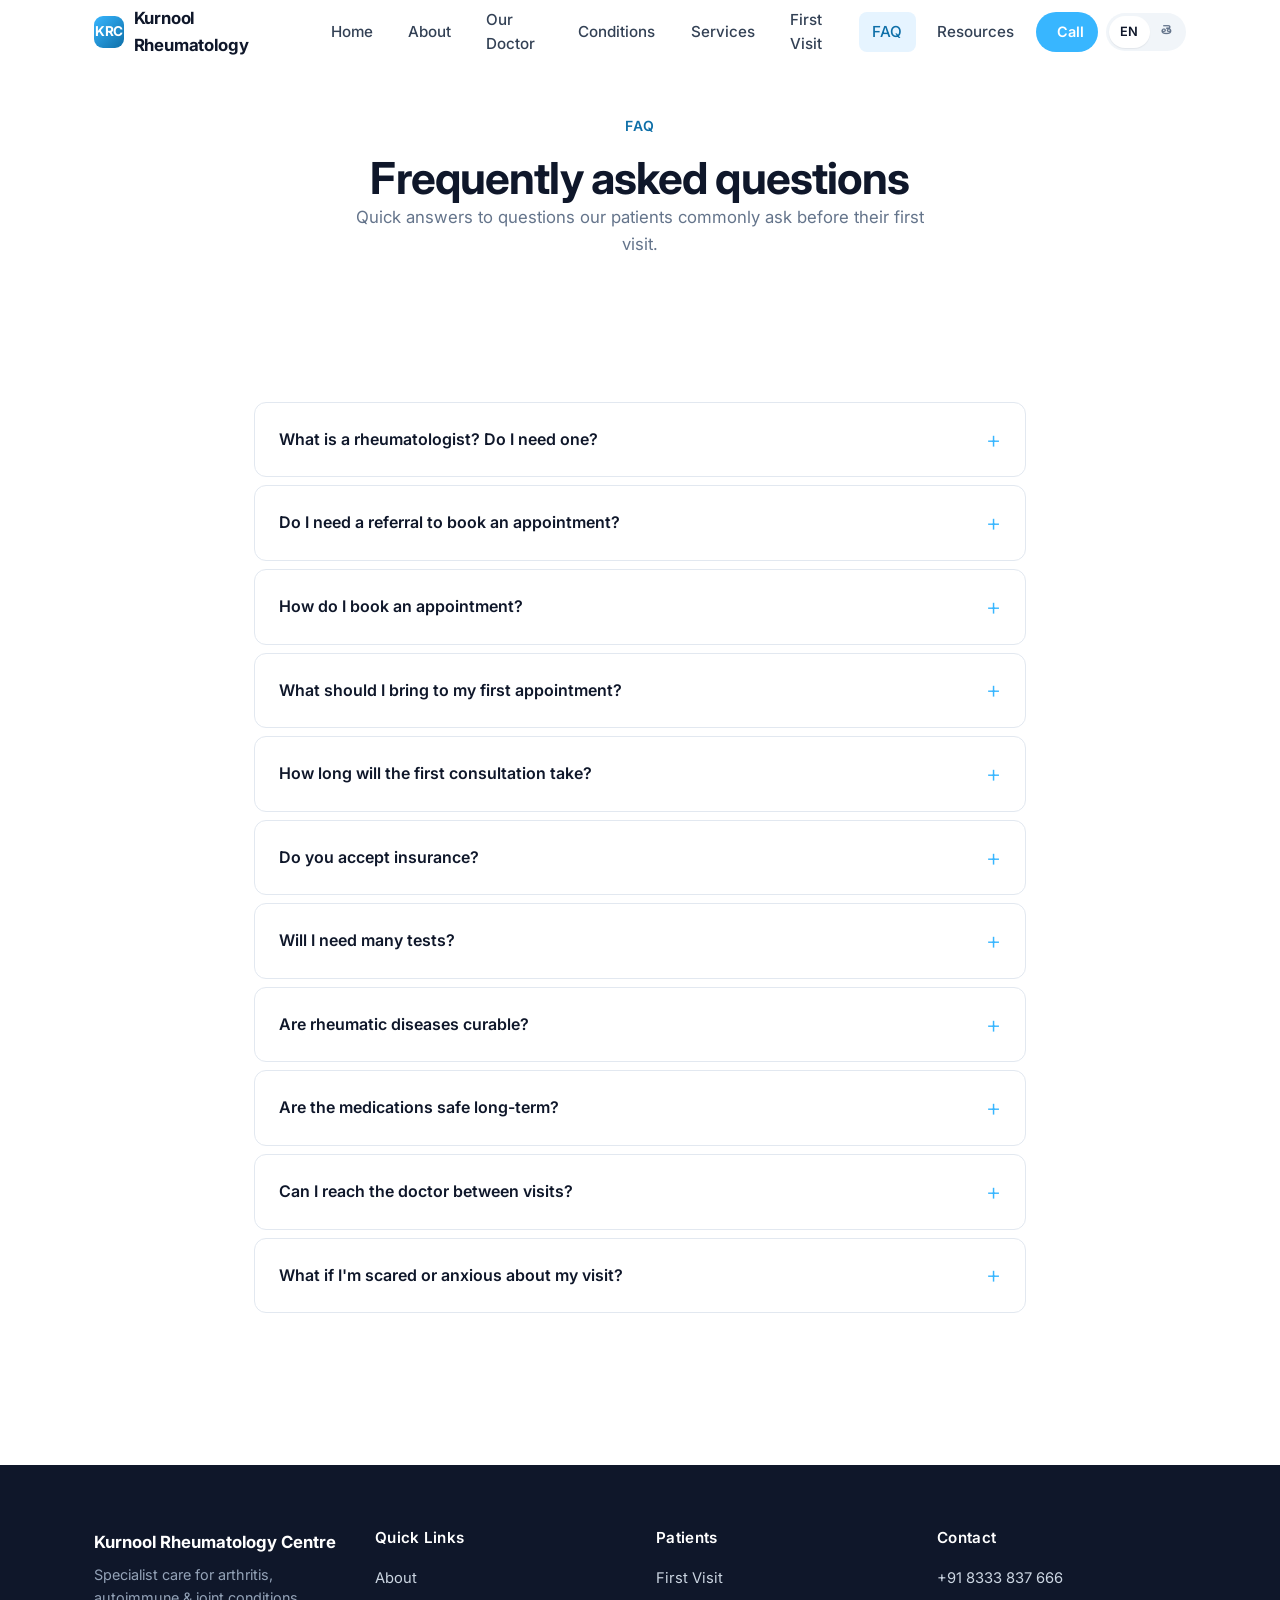
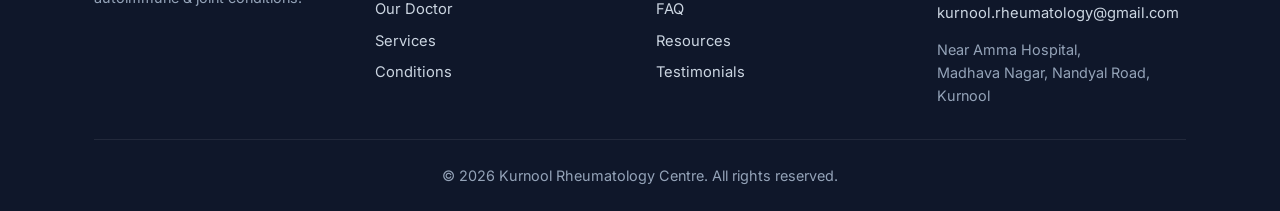
<file: faq.html>
<!DOCTYPE html>
<html lang="en">
<head>
    <meta charset="UTF-8" />
    <meta name="viewport" content="width=device-width, initial-scale=1, viewport-fit=cover" />
    <meta name="theme-color" content="#38b6ff" />
    <title>FAQ — Kurnool Rheumatology Centre</title>
    <meta name="description" content="Frequently asked questions about visiting Kurnool Rheumatology Centre — appointments, costs, what to expect, and more." />
    <link rel="canonical" href="https://rheumatology.center/faq.html" />
    <meta property="og:type" content="website" />
    <meta property="og:url" content="https://rheumatology.center/faq.html" />
    <meta property="og:title" content="FAQ — Kurnool Rheumatology Centre" />
    <meta property="og:description" content="Frequently asked questions about visiting Kurnool Rheumatology Centre — appointments, costs, what to expect, and more." />
    <meta property="og:image" content="https://rheumatology.center/img/hero-clinic.jpg" />
    <meta property="og:image:width" content="1200" />
    <meta property="og:image:height" content="1500" />
    <meta property="og:site_name" content="Kurnool Rheumatology Centre" />
    <meta property="og:locale" content="en_IN" />
    <meta property="og:locale:alternate" content="te_IN" />
    <meta name="twitter:card" content="summary_large_image" />
    <meta name="twitter:title" content="FAQ — Kurnool Rheumatology Centre" />
    <meta name="twitter:description" content="Frequently asked questions about visiting Kurnool Rheumatology Centre — appointments, costs, what to expect, and more." />
    <meta name="twitter:image" content="https://rheumatology.center/img/hero-clinic.jpg" />
    <meta name="robots" content="index, follow, max-image-preview:large" />
    <link rel="icon" type="image/svg+xml" href="img/favicon.svg" />
    <link rel="preconnect" href="https://fonts.googleapis.com" />
    <link rel="preconnect" href="https://fonts.gstatic.com" crossorigin />
    <link href="https://fonts.googleapis.com/css2?family=Inter:wght@400;500;600;700;800&family=Noto+Sans+Telugu:wght@400;500;600;700&display=swap" rel="stylesheet" />
    <link rel="stylesheet" href="css/styles.css" />

    <!-- Structured Data: FAQPage -->
    <script type="application/ld+json">
    {
      "@context": "https://schema.org",
      "@type": "FAQPage",
      "mainEntity": [
        {
          "@type": "Question",
          "name": "What is a rheumatologist? Do I need one?",
          "acceptedAnswer": {
            "@type": "Answer",
            "text": "A rheumatologist is a specialist trained in conditions that affect joints, bones, muscles, and the immune system — including arthritis, lupus, gout, autoimmune diseases and certain back pains. If you have ongoing joint pain, swelling, stiffness, or have been told your symptoms may be autoimmune, a rheumatologist is the right specialist to see."
          }
        },
        {
          "@type": "Question",
          "name": "Do I need a referral to book an appointment?",
          "acceptedAnswer": {
            "@type": "Answer",
            "text": "No referral needed. You can book directly by phone or WhatsApp. If you do have a referral letter or previous specialist notes, please bring them along — they help us pick up where others left off."
          }
        },
        {
          "@type": "Question",
          "name": "How do I book an appointment at Kurnool Rheumatology Centre?",
          "acceptedAnswer": {
            "@type": "Answer",
            "text": "Call +91 8333 837 666 or message us on WhatsApp. All consultations are by prior booking — this helps us give every patient the time they deserve."
          }
        },
        {
          "@type": "Question",
          "name": "What should I bring to my first appointment?",
          "acceptedAnswer": {
            "@type": "Answer",
            "text": "Bring all previous medical reports, the current medications you're taking (or photos of their packets), recent blood tests or imaging (X-rays, MRI, etc.), and a written list of your symptoms with when they started."
          }
        },
        {
          "@type": "Question",
          "name": "How long will the first rheumatology consultation take?",
          "acceptedAnswer": {
            "@type": "Answer",
            "text": "Plan for 30–45 minutes. Rheumatology consultations need careful history-taking and a thorough joint examination — we don't rush. Follow-up visits are typically shorter (15–20 minutes)."
          }
        },
        {
          "@type": "Question",
          "name": "Do you accept insurance?",
          "acceptedAnswer": {
            "@type": "Answer",
            "text": "We don't process insurance directly at this time. We provide detailed receipts that you can submit for reimbursement to your insurer."
          }
        },
        {
          "@type": "Question",
          "name": "Will I need many tests?",
          "acceptedAnswer": {
            "@type": "Answer",
            "text": "Not always. Rheumatology is largely a clinical specialty — much of the diagnosis comes from your history and examination. We only order tests that meaningfully change the diagnosis or treatment."
          }
        },
        {
          "@type": "Question",
          "name": "Are rheumatic diseases curable?",
          "acceptedAnswer": {
            "@type": "Answer",
            "text": "Many — like gout, infection-related arthritis, and certain types of polymyalgia — can be fully treated. Others, like RA, lupus or ankylosing spondylitis, are lifelong but very well managed with modern treatment. The goal is always: no pain, no damage, full life."
          }
        },
        {
          "@type": "Question",
          "name": "Are rheumatology medications safe long-term?",
          "acceptedAnswer": {
            "@type": "Answer",
            "text": "Most rheumatology medicines have been used for decades and are well understood. Some need monitoring with blood tests, which we'll explain clearly. The risks of untreated inflammation are usually far greater than the risks of treatment."
          }
        },
        {
          "@type": "Question",
          "name": "Can I reach the doctor between visits?",
          "acceptedAnswer": {
            "@type": "Answer",
            "text": "Yes. During clinic hours (Mon–Sat 9 AM – 8 PM) you can reach us by phone or WhatsApp for urgent queries — new symptoms, medication side effects, or test result questions. For emergencies, please visit the nearest emergency room first."
          }
        },
        {
          "@type": "Question",
          "name": "What if I'm scared or anxious about my visit?",
          "acceptedAnswer": {
            "@type": "Answer",
            "text": "You're not alone — most new patients feel this way. We take time to listen, explain things in your own language, and make sure you leave with a plan you understand. Bring a family member if it helps."
          }
        }
      ]
    }
    </script>
</head>
<body>

<header class="nav">
    <div class="nav__inner">
        <a href="index.html" class="nav__brand"><span class="nav__brand-mark">KRC</span><span data-lang="en">Kurnool Rheumatology</span><span data-lang="te" class="telugu" hidden>కర్నూల్ రుమటాలజీ</span></a>
        <button class="menu-toggle" aria-label="Open menu" aria-expanded="false"><span></span></button>
        <ul class="nav__menu">
            <li><a class="nav__link" href="index.html"><span data-lang="en">Home</span><span data-lang="te" class="telugu" hidden>హోమ్</span></a></li>
            <li><a class="nav__link" href="about.html"><span data-lang="en">About</span><span data-lang="te" class="telugu" hidden>మా గురించి</span></a></li>
            <li><a class="nav__link" href="team.html"><span data-lang="en">Our Doctor</span><span data-lang="te" class="telugu" hidden>మా వైద్యులు</span></a></li>
            <li><a class="nav__link" href="conditions.html"><span data-lang="en">Conditions</span><span data-lang="te" class="telugu" hidden>సమస్యలు</span></a></li>
            <li><a class="nav__link" href="services.html"><span data-lang="en">Services</span><span data-lang="te" class="telugu" hidden>సేవలు</span></a></li>
            <li><a class="nav__link" href="first-visit.html"><span data-lang="en">First Visit</span><span data-lang="te" class="telugu" hidden>మొదటి సందర్శన</span></a></li>
            <li><a class="nav__link" href="faq.html"><span data-lang="en">FAQ</span><span data-lang="te" class="telugu" hidden>ప్రశ్నలు</span></a></li>
            <li><a class="nav__link" href="resources.html"><span data-lang="en">Resources</span><span data-lang="te" class="telugu" hidden>వనరులు</span></a></li>
            <li class="nav__tools">
                <a class="nav__phone" href="tel:+918333837666"><svg width="14" height="14" viewBox="0 0 24 24" fill="none" stroke="currentColor" stroke-width="2.5" stroke-linecap="round" stroke-linejoin="round"><path d="M22 16.92v3a2 2 0 0 1-2.18 2 19.79 19.79 0 0 1-8.63-3.07 19.5 19.5 0 0 1-6-6 19.79 19.79 0 0 1-3.07-8.67A2 2 0 0 1 4.11 2h3a2 2 0 0 1 2 1.72c.127.96.361 1.903.7 2.81a2 2 0 0 1-.45 2.11L8.09 9.91a16 16 0 0 0 6 6l1.27-1.27a2 2 0 0 1 2.11-.45c.907.339 1.85.573 2.81.7A2 2 0 0 1 22 16.92z"/></svg>Call</a>
                <div class="lang-toggle" role="group" aria-label="Language"><button data-lang="en" type="button">EN</button><button data-lang="te" type="button" class="telugu">తె</button></div>
            </li>
        </ul>
    </div>
</header>

<section class="section section--tight">
    <div class="wrap">
        <div class="section-head fade-up">
            <span class="eyebrow">FAQ</span>
            <h1 data-lang="en">Frequently asked questions</h1>
            <h1 data-lang="te" class="telugu" hidden>తరచుగా అడిగే ప్రశ్నలు</h1>
            <p data-lang="en">Quick answers to questions our patients commonly ask before their first visit.</p>
            <p class="telugu" data-lang="te" hidden>మొదటి సందర్శనకు ముందు పేషెంట్లు తరచుగా అడిగే ప్రశ్నలకు త్వరిత సమాధానాలు.</p>
        </div>
    </div>
</section>

<section class="section--tight">
    <div class="wrap" style="max-width: 820px;">
        <!-- EN -->
        <div data-lang="en">
            <details class="faq-item"><summary>What is a rheumatologist? Do I need one?</summary><div class="faq-item__body"><p>A rheumatologist is a specialist trained in conditions that affect joints, bones, muscles, and the immune system — including arthritis, lupus, gout, autoimmune diseases and certain back pains. If you have ongoing joint pain, swelling, stiffness, or have been told your symptoms may be "autoimmune", a rheumatologist is the right specialist to see.</p></div></details>

            <details class="faq-item"><summary>Do I need a referral to book an appointment?</summary><div class="faq-item__body"><p>No referral needed. You can book directly by phone or WhatsApp. If you do have a referral letter or previous specialist notes, please bring them along — they help us pick up where others left off.</p></div></details>

            <details class="faq-item"><summary>How do I book an appointment?</summary><div class="faq-item__body"><p>Call us at <a href="tel:+918333837666">+91 8333 837 666</a> or message us on <a href="https://wa.me/918333837666" target="_blank" rel="noopener">WhatsApp</a>. All consultations are by prior booking — this helps us give every patient the time they deserve.</p></div></details>

            <details class="faq-item"><summary>What should I bring to my first appointment?</summary><div class="faq-item__body"><p>Bring all previous medical reports, the current medications you're taking (or photos of their packets), recent blood tests or imaging (X-rays, MRI, etc.), and a written list of your symptoms with when they started. The more we have, the faster we can get you the right diagnosis.</p></div></details>

            <details class="faq-item"><summary>How long will the first consultation take?</summary><div class="faq-item__body"><p>Plan for 30–45 minutes. Rheumatology consultations need careful history-taking and a thorough joint examination — we don't rush. Follow-up visits are typically shorter (15–20 minutes).</p></div></details>

            <details class="faq-item"><summary>Do you accept insurance?</summary><div class="faq-item__body"><p>We don't process insurance directly at this time. We provide detailed receipts that you can submit for reimbursement to your insurer.</p></div></details>

            <details class="faq-item"><summary>Will I need many tests?</summary><div class="faq-item__body"><p>Not always. Rheumatology is largely a clinical specialty — much of the diagnosis comes from your history and examination. We only order tests that meaningfully change the diagnosis or treatment.</p></div></details>

            <details class="faq-item"><summary>Are rheumatic diseases curable?</summary><div class="faq-item__body"><p>Many — like gout, infection-related arthritis, and certain types of polymyalgia — can be fully treated. Others, like RA, lupus or ankylosing spondylitis, are lifelong but very well managed with modern treatment. The goal is always: no pain, no damage, full life.</p></div></details>

            <details class="faq-item"><summary>Are the medications safe long-term?</summary><div class="faq-item__body"><p>Most rheumatology medicines have been used for decades and are well understood. Some need monitoring with blood tests, which we'll explain clearly. The risks of untreated inflammation are usually far greater than the risks of treatment.</p></div></details>

            <details class="faq-item"><summary>Can I reach the doctor between visits?</summary><div class="faq-item__body"><p>Yes. During clinic hours (Mon–Sat 9 AM – 8 PM) you can reach us by phone or WhatsApp for urgent queries — new symptoms, medication side effects, or test result questions. For emergencies, please visit the nearest emergency room first.</p></div></details>

            <details class="faq-item"><summary>What if I'm scared or anxious about my visit?</summary><div class="faq-item__body"><p>You're not alone — most new patients feel this way. We take time to listen, explain things in your own language, and make sure you leave with a plan you understand. Bring a family member if it helps.</p></div></details>
        </div>

        <!-- TE -->
        <div data-lang="te" class="telugu" hidden>
            <details class="faq-item"><summary>రుమటాలజిస్ట్ అంటే ఎవరు? నాకు అవసరమా?</summary><div class="faq-item__body"><p>రుమటాలజిస్ట్ — కీళ్లు, ఎముకలు, కండరాలు మరియు రోగనిరోధక వ్యవస్థను ప్రభావితం చేసే సమస్యలలో శిక్షణ పొందిన నిపుణులు. ఆర్థరైటిస్, లూపస్, గౌట్, ఆటోఇమ్యూన్ వ్యాధులు, కొన్ని వెన్ను నొప్పులు. మీకు నిరంతర కీళ్ల నొప్పి, వాపు, బిగుసుకుపోవడం ఉంటే, రుమటాలజిస్ట్‌ను కలవడం సరైనది.</p></div></details>

            <details class="faq-item"><summary>అపాయింట్‌మెంట్ కోసం రెఫరల్ అవసరమా?</summary><div class="faq-item__body"><p>రెఫరల్ అవసరం లేదు. ఫోన్ లేదా వాట్సాప్ ద్వారా నేరుగా బుక్ చేసుకోవచ్చు. మీ దగ్గర రెఫరల్ లేఖ లేదా మునుపటి నిపుణుల నోట్స్ ఉంటే తీసుకురండి.</p></div></details>

            <details class="faq-item"><summary>అపాయింట్‌మెంట్ ఎలా బుక్ చేయాలి?</summary><div class="faq-item__body"><p><a href="tel:+918333837666">+91 8333 837 666</a> కి కాల్ చేయండి లేదా <a href="https://wa.me/918333837666" target="_blank" rel="noopener">వాట్సాప్</a> చేయండి. అన్ని కన్సల్టేషన్‌లు ముందుగా బుక్ చేసుకోవాలి.</p></div></details>

            <details class="faq-item"><summary>మొదటి అపాయింట్‌మెంట్‌కు ఏం తీసుకురావాలి?</summary><div class="faq-item__body"><p>పాత మెడికల్ రిపోర్టులు, ప్రస్తుత మందులు (లేదా ప్యాకెట్ల ఫోటోలు), ఇటీవలి రక్త పరీక్షలు లేదా ఇమేజింగ్ (X-rays, MRI), మీ లక్షణాల జాబితా — ఎప్పుడు మొదలయ్యాయో రాసుకొని తీసుకురండి.</p></div></details>

            <details class="faq-item"><summary>మొదటి కన్సల్టేషన్ ఎంత సేపు ఉంటుంది?</summary><div class="faq-item__body"><p>30–45 నిమిషాలు ప్లాన్ చేసుకోండి. రుమటాలజీ కన్సల్టేషన్‌లకు జాగ్రత్తగా చరిత్ర తీసుకోవడం, పూర్తి కీళ్ల పరీక్ష అవసరం. ఫాలో-అప్ సందర్శనలు సాధారణంగా చిన్నవి (15–20 నిమిషాలు).</p></div></details>

            <details class="faq-item"><summary>మీరు ఇన్సూరెన్స్ తీసుకుంటారా?</summary><div class="faq-item__body"><p>ప్రస్తుతం మేము ఇన్సూరెన్స్ నేరుగా ప్రాసెస్ చేయము. మీరు రీయింబర్స్‌మెంట్ కోసం సమర్పించగల వివరణాత్మక రసీదులు అందిస్తాము.</p></div></details>

            <details class="faq-item"><summary>నాకు చాలా టెస్ట్‌లు అవసరమా?</summary><div class="faq-item__body"><p>ఎల్లప్పుడూ కాదు. రుమటాలజీ ఎక్కువగా క్లినికల్ స్పెషాలిటీ — చాలా నిర్ధారణ మీ చరిత్ర మరియు పరీక్ష నుండి వస్తుంది. నిర్ధారణ లేదా చికిత్సను అర్థవంతంగా మార్చే టెస్ట్‌లు మాత్రమే మేము చేయిస్తాము.</p></div></details>

            <details class="faq-item"><summary>రుమటాలజీ వ్యాధులు నయమవుతాయా?</summary><div class="faq-item__body"><p>చాలావరకు — గౌట్, ఇన్ఫెక్షన్-సంబంధిత ఆర్థరైటిస్, కొన్ని రకాల పాలిమయాల్జియా — పూర్తిగా చికిత్స చేయవచ్చు. RA, లూపస్, ఆంకిలోజింగ్ స్పాండిలైటిస్ వంటివి జీవితకాలం ఉన్నప్పటికీ ఆధునిక చికిత్సతో బాగా అదుపులో ఉంటాయి. లక్ష్యం: నొప్పి లేకుండా, హాని లేకుండా, పూర్తి జీవితం.</p></div></details>

            <details class="faq-item"><summary>మందులు దీర్ఘకాలికంగా సురక్షితమా?</summary><div class="faq-item__body"><p>చాలా రుమటాలజీ మందులు దశాబ్దాలుగా వాడబడుతున్నాయి, బాగా అర్థమవుతాయి. కొన్నింటికి రక్త పరీక్షలతో పర్యవేక్షణ అవసరం, దానిని స్పష్టంగా వివరిస్తాము. చికిత్స చేయని ఇన్‌ఫ్లమేషన్ ప్రమాదం సాధారణంగా చికిత్స ప్రమాదం కంటే చాలా ఎక్కువ.</p></div></details>

            <details class="faq-item"><summary>సందర్శనల మధ్య డాక్టర్‌ను సంప్రదించవచ్చా?</summary><div class="faq-item__body"><p>అవును. క్లినిక్ సమయంలో (సోమ–శని 9 AM – 8 PM) అత్యవసర ప్రశ్నలకు ఫోన్ లేదా వాట్సాప్ ద్వారా సంప్రదించవచ్చు. ఎమర్జెన్సీ కోసం, దయచేసి మొదట సమీప ఎమర్జెన్సీ రూమ్‌ను సందర్శించండి.</p></div></details>

            <details class="faq-item"><summary>సందర్శన గురించి భయంగా/ఆందోళనగా ఉంటే?</summary><div class="faq-item__body"><p>మీరు ఒంటరిగా లేరు — చాలా కొత్త పేషెంట్లకు ఇలాగే అనిపిస్తుంది. మేము సమయం తీసుకుని వింటాము, మీ భాషలో విషయాలు వివరిస్తాము, మీకు అర్థమైన ప్రణాళికతో పంపుతాము. మీకు సహాయపడితే కుటుంబ సభ్యుడిని తీసుకురండి.</p></div></details>
        </div>
    </div>
</section>

<footer class="footer">
    <div class="wrap">
        <div class="footer__grid">
            <div><div class="footer__brand-name">Kurnool Rheumatology Centre</div><p data-lang="en">Specialist care for arthritis, autoimmune & joint conditions.</p><p class="telugu" data-lang="te" hidden>ఆర్థరైటిస్, ఆటోఇమ్యూన్ &amp; కీళ్ల సమస్యలకు నిపుణుల సంరక్షణ.</p></div>
            <div><h4 data-lang="en">Quick Links</h4><h4 class="telugu" data-lang="te" hidden>త్వరిత లింకులు</h4><a href="about.html"><span data-lang="en">About</span><span data-lang="te" class="telugu" hidden>మా గురించి</span></a><a href="team.html"><span data-lang="en">Our Doctor</span><span data-lang="te" class="telugu" hidden>మా వైద్యులు</span></a><a href="services.html"><span data-lang="en">Services</span><span data-lang="te" class="telugu" hidden>సేవలు</span></a><a href="conditions.html"><span data-lang="en">Conditions</span><span data-lang="te" class="telugu" hidden>సమస్యలు</span></a></div>
            <div><h4 data-lang="en">Patients</h4><h4 class="telugu" data-lang="te" hidden>పేషెంట్లు</h4><a href="first-visit.html"><span data-lang="en">First Visit</span><span data-lang="te" class="telugu" hidden>మొదటి సందర్శన</span></a><a href="faq.html"><span data-lang="en">FAQ</span><span data-lang="te" class="telugu" hidden>తరచుగా అడిగే ప్రశ్నలు</span></a><a href="resources.html"><span data-lang="en">Resources</span><span data-lang="te" class="telugu" hidden>వనరులు</span></a><a href="testimonials.html"><span data-lang="en">Testimonials</span><span data-lang="te" class="telugu" hidden>పేషెంట్ అనుభవాలు</span></a></div>
            <div><h4 data-lang="en">Contact</h4><h4 class="telugu" data-lang="te" hidden>సంప్రదింపు</h4><p style="margin: 0.25rem 0;"><a href="tel:+918333837666">+91 8333 837 666</a></p><p style="margin: 0.25rem 0;"><a href="mailto:kurnool.rheumatology@gmail.com">kurnool.rheumatology@gmail.com</a></p><p style="margin: 0.5rem 0 0;" data-lang="en">Near Amma Hospital,<br/>Madhava Nagar, Nandyal Road,<br/>Kurnool</p><p style="margin: 0.5rem 0 0;" class="telugu" data-lang="te" hidden>అమ్మ హాస్పిటల్ సమీపంలో,<br/>మాధవ నగర్, నంద్యాల రోడ్,<br/>కర్నూల్</p></div>
        </div>
        <div class="footer__bottom"><p>&copy; <span id="year">2026</span> Kurnool Rheumatology Centre. <span data-lang="en">All rights reserved.</span><span data-lang="te" class="telugu" hidden>అన్ని హక్కులు రిజర్వ్ చేయబడ్డాయి.</span></p></div>
    </div>
</footer>

<a href="tel:+918333837666" class="fab-call" aria-label="Call clinic"><svg width="22" height="22" viewBox="0 0 24 24" fill="none" stroke="currentColor" stroke-width="2.4" stroke-linecap="round" stroke-linejoin="round"><path d="M22 16.92v3a2 2 0 0 1-2.18 2 19.79 19.79 0 0 1-8.63-3.07 19.5 19.5 0 0 1-6-6 19.79 19.79 0 0 1-3.07-8.67A2 2 0 0 1 4.11 2h3a2 2 0 0 1 2 1.72c.127.96.361 1.903.7 2.81a2 2 0 0 1-.45 2.11L8.09 9.91a16 16 0 0 0 6 6l1.27-1.27a2 2 0 0 1 2.11-.45c.907.339 1.85.573 2.81.7A2 2 0 0 1 22 16.92z"/></svg></a>
<script>document.getElementById('year').textContent = new Date().getFullYear();</script>
<!-- GoatCounter Analytics -->
<script data-goatcounter="https://krc.goatcounter.com/count" async src="//gc.zgo.at/count.js"></script>
<!-- End GoatCounter Analytics -->
<script src="js/main.js"></script>
</body>
</html>
</file>
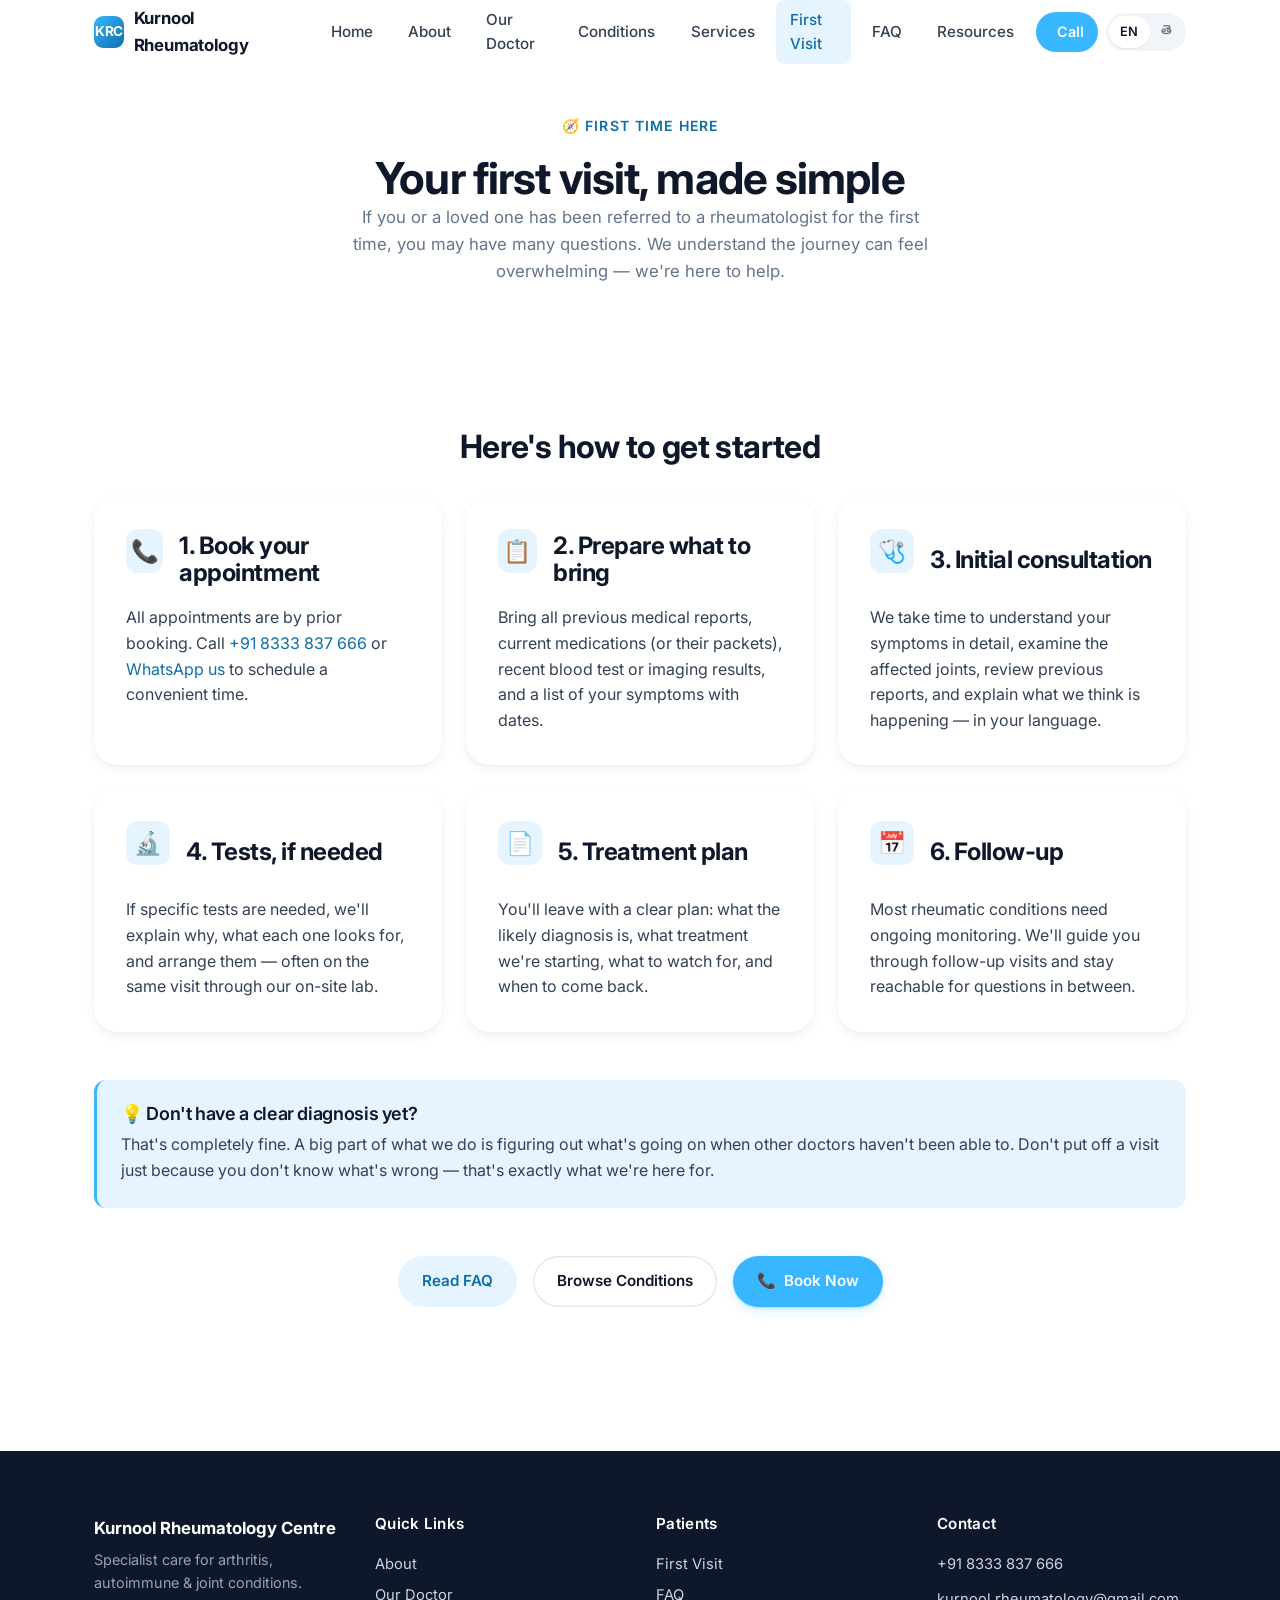
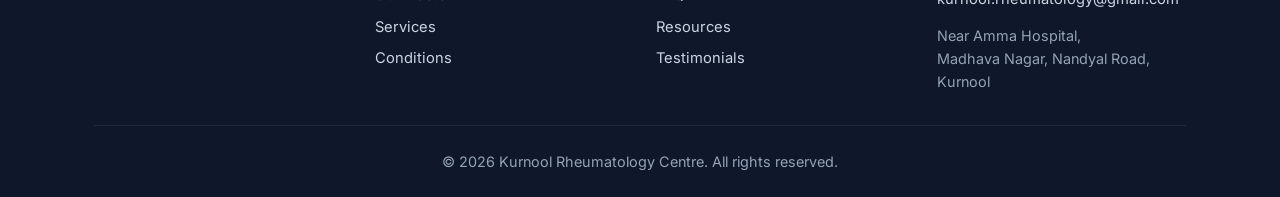
<file: first-visit.html>
<!DOCTYPE html>
<html lang="en">
<head>
    <meta charset="UTF-8" />
    <meta name="viewport" content="width=device-width, initial-scale=1, viewport-fit=cover" />
    <meta name="theme-color" content="#38b6ff" />
    <title>First Visit Guide — Kurnool Rheumatology Centre</title>
    <meta name="description" content="What to bring, what to expect, and how to prepare for your first appointment at Kurnool Rheumatology Centre." />
    <link rel="canonical" href="https://rheumatology.center/first-visit.html" />
    <meta property="og:type" content="website" />
    <meta property="og:url" content="https://rheumatology.center/first-visit.html" />
    <meta property="og:title" content="First Visit Guide — Kurnool Rheumatology Centre" />
    <meta property="og:description" content="What to bring, what to expect, and how to prepare for your first appointment at Kurnool Rheumatology Centre." />
    <meta property="og:image" content="https://rheumatology.center/img/hero-clinic.jpg" />
    <meta property="og:image:width" content="1200" />
    <meta property="og:image:height" content="1500" />
    <meta property="og:site_name" content="Kurnool Rheumatology Centre" />
    <meta property="og:locale" content="en_IN" />
    <meta property="og:locale:alternate" content="te_IN" />
    <meta name="twitter:card" content="summary_large_image" />
    <meta name="twitter:title" content="First Visit Guide — Kurnool Rheumatology Centre" />
    <meta name="twitter:description" content="What to bring, what to expect, and how to prepare for your first appointment at Kurnool Rheumatology Centre." />
    <meta name="twitter:image" content="https://rheumatology.center/img/hero-clinic.jpg" />
    <meta name="robots" content="index, follow, max-image-preview:large" />
    <link rel="icon" type="image/svg+xml" href="img/favicon.svg" />
    <link rel="preconnect" href="https://fonts.googleapis.com" />
    <link rel="preconnect" href="https://fonts.gstatic.com" crossorigin />
    <link href="https://fonts.googleapis.com/css2?family=Inter:wght@400;500;600;700;800&family=Noto+Sans+Telugu:wght@400;500;600;700&display=swap" rel="stylesheet" />
    <link rel="stylesheet" href="css/styles.css" />
</head>
<body>

<header class="nav">
    <div class="nav__inner">
        <a href="index.html" class="nav__brand"><span class="nav__brand-mark">KRC</span><span data-lang="en">Kurnool Rheumatology</span><span data-lang="te" class="telugu" hidden>కర్నూల్ రుమటాలజీ</span></a>
        <button class="menu-toggle" aria-label="Open menu" aria-expanded="false"><span></span></button>
        <ul class="nav__menu">
            <li><a class="nav__link" href="index.html"><span data-lang="en">Home</span><span data-lang="te" class="telugu" hidden>హోమ్</span></a></li>
            <li><a class="nav__link" href="about.html"><span data-lang="en">About</span><span data-lang="te" class="telugu" hidden>మా గురించి</span></a></li>
            <li><a class="nav__link" href="team.html"><span data-lang="en">Our Doctor</span><span data-lang="te" class="telugu" hidden>మా వైద్యులు</span></a></li>
            <li><a class="nav__link" href="conditions.html"><span data-lang="en">Conditions</span><span data-lang="te" class="telugu" hidden>సమస్యలు</span></a></li>
            <li><a class="nav__link" href="services.html"><span data-lang="en">Services</span><span data-lang="te" class="telugu" hidden>సేవలు</span></a></li>
            <li><a class="nav__link" href="first-visit.html"><span data-lang="en">First Visit</span><span data-lang="te" class="telugu" hidden>మొదటి సందర్శన</span></a></li>
            <li><a class="nav__link" href="faq.html"><span data-lang="en">FAQ</span><span data-lang="te" class="telugu" hidden>ప్రశ్నలు</span></a></li>
            <li><a class="nav__link" href="resources.html"><span data-lang="en">Resources</span><span data-lang="te" class="telugu" hidden>వనరులు</span></a></li>
            <li class="nav__tools">
                <a class="nav__phone" href="tel:+918333837666"><svg width="14" height="14" viewBox="0 0 24 24" fill="none" stroke="currentColor" stroke-width="2.5" stroke-linecap="round" stroke-linejoin="round"><path d="M22 16.92v3a2 2 0 0 1-2.18 2 19.79 19.79 0 0 1-8.63-3.07 19.5 19.5 0 0 1-6-6 19.79 19.79 0 0 1-3.07-8.67A2 2 0 0 1 4.11 2h3a2 2 0 0 1 2 1.72c.127.96.361 1.903.7 2.81a2 2 0 0 1-.45 2.11L8.09 9.91a16 16 0 0 0 6 6l1.27-1.27a2 2 0 0 1 2.11-.45c.907.339 1.85.573 2.81.7A2 2 0 0 1 22 16.92z"/></svg>Call</a>
                <div class="lang-toggle" role="group" aria-label="Language"><button data-lang="en" type="button">EN</button><button data-lang="te" type="button" class="telugu">తె</button></div>
            </li>
        </ul>
    </div>
</header>

<section class="section section--tight">
    <div class="wrap">
        <div class="section-head fade-up">
            <span class="eyebrow">🧭 <span data-lang="en">First Time Here</span><span class="telugu" data-lang="te" hidden>మొదటిసారి వస్తున్నారా</span></span>
            <h1 data-lang="en">Your first visit, made simple</h1>
            <h1 data-lang="te" class="telugu" hidden>మీ మొదటి సందర్శన, సులభంగా</h1>
            <p data-lang="en">If you or a loved one has been referred to a rheumatologist for the first time, you may have many questions. We understand the journey can feel overwhelming — we're here to help.</p>
            <p class="telugu" data-lang="te" hidden>మీకు లేదా మీ ఆత్మీయులకు మొదటిసారి రుమటాలజిస్ట్‌ను కలవమని సూచించి ఉంటే, ఎన్నో సందేహాలు ఉండవచ్చు. మొదట్లో ఆందోళనగా ఉంటుందని తెలుసు — మేము సహాయం చేయడానికి ఇక్కడ ఉన్నాము.</p>
        </div>
    </div>
</section>

<section class="section--tight">
    <div class="wrap">
        <h2 class="text-center" data-lang="en" style="margin-bottom: var(--s-4);">Here's how to get started</h2>
        <h2 class="text-center telugu" data-lang="te" hidden style="margin-bottom: var(--s-4);">ఇలా మొదలుపెట్టండి</h2>

        <div class="grid grid-2">
            <div class="feature-card animate-on-scroll">
                <div class="feature-card__head"><div class="card__icon">📞</div><h3 data-lang="en">1. Book your appointment</h3><h3 class="telugu" data-lang="te" hidden>1. మీ అపాయింట్‌మెంట్ బుక్ చేయండి</h3></div>
                <p data-lang="en">All appointments are by prior booking. Call <a href="tel:+918333837666">+91 8333 837 666</a> or <a href="https://wa.me/918333837666" target="_blank" rel="noopener">WhatsApp us</a> to schedule a convenient time.</p>
                <p class="telugu" data-lang="te" hidden>అన్ని అపాయింట్‌మెంట్‌లు ముందుగా బుక్ చేసుకోవాలి. <a href="tel:+918333837666">+91 8333 837 666</a> కి కాల్ చేయండి లేదా <a href="https://wa.me/918333837666" target="_blank" rel="noopener">వాట్సాప్</a> చేయండి.</p>
            </div>

            <div class="feature-card animate-on-scroll">
                <div class="feature-card__head"><div class="card__icon">📋</div><h3 data-lang="en">2. Prepare what to bring</h3><h3 class="telugu" data-lang="te" hidden>2. తీసుకురావాల్సినవి సిద్ధం చేయండి</h3></div>
                <p data-lang="en">Bring all previous medical reports, current medications (or their packets), recent blood test or imaging results, and a list of your symptoms with dates.</p>
                <p class="telugu" data-lang="te" hidden>పాత మెడికల్ రిపోర్టులు, ప్రస్తుత మందులు (లేదా వాటి ప్యాకెట్లు), ఇటీవలి రక్త పరీక్ష/ఇమేజింగ్ ఫలితాలు, మీ లక్షణాల జాబితా (తేదీలతో) తీసుకురండి.</p>
            </div>

            <div class="feature-card animate-on-scroll">
                <div class="feature-card__head"><div class="card__icon">🩺</div><h3 data-lang="en">3. Initial consultation</h3><h3 class="telugu" data-lang="te" hidden>3. మొదటి కన్సల్టేషన్</h3></div>
                <p data-lang="en">We take time to understand your symptoms in detail, examine the affected joints, review previous reports, and explain what we think is happening — in your language.</p>
                <p class="telugu" data-lang="te" hidden>మీ లక్షణాలను పూర్తిగా అర్థం చేసుకోవడానికి సమయం తీసుకుంటాము. ప్రభావిత కీళ్లను పరిశీలించి, రిపోర్టులను సమీక్షించి, ఏమి జరుగుతుందో మీ భాషలో వివరిస్తాము.</p>
            </div>

            <div class="feature-card animate-on-scroll">
                <div class="feature-card__head"><div class="card__icon">🔬</div><h3 data-lang="en">4. Tests, if needed</h3><h3 class="telugu" data-lang="te" hidden>4. అవసరమైతే పరీక్షలు</h3></div>
                <p data-lang="en">If specific tests are needed, we'll explain why, what each one looks for, and arrange them — often on the same visit through our on-site lab.</p>
                <p class="telugu" data-lang="te" hidden>నిర్దిష్ట పరీక్షలు అవసరమైతే, ఎందుకు అవసరమో వివరించి, మా ఇన్-హౌస్ ల్యాబ్ ద్వారా అదే సందర్శనలో ఏర్పాటు చేస్తాము.</p>
            </div>

            <div class="feature-card animate-on-scroll">
                <div class="feature-card__head"><div class="card__icon">📄</div><h3 data-lang="en">5. Treatment plan</h3><h3 class="telugu" data-lang="te" hidden>5. చికిత్స ప్రణాళిక</h3></div>
                <p data-lang="en">You'll leave with a clear plan: what the likely diagnosis is, what treatment we're starting, what to watch for, and when to come back.</p>
                <p class="telugu" data-lang="te" hidden>మీరు స్పష్టమైన ప్రణాళికతో వెళతారు: సాధ్యమైన నిర్ధారణ, మొదలుపెట్టే చికిత్స, గమనించాల్సినవి, ఎప్పుడు తిరిగి రావాలి.</p>
            </div>

            <div class="feature-card animate-on-scroll">
                <div class="feature-card__head"><div class="card__icon">📅</div><h3 data-lang="en">6. Follow-up</h3><h3 class="telugu" data-lang="te" hidden>6. ఫాలో-అప్</h3></div>
                <p data-lang="en">Most rheumatic conditions need ongoing monitoring. We'll guide you through follow-up visits and stay reachable for questions in between.</p>
                <p class="telugu" data-lang="te" hidden>చాలా రుమటాలజీ సమస్యలకు నిరంతర పర్యవేక్షణ అవసరం. ఫాలో-అప్ సందర్శనల ద్వారా మార్గనిర్దేశం చేస్తాము, మధ్యలో ప్రశ్నలకు అందుబాటులో ఉంటాము.</p>
            </div>
        </div>

        <div class="callout" style="margin-top: var(--s-5);">
            <h4 style="margin-bottom: var(--s-1);" data-lang="en">💡 Don't have a clear diagnosis yet?</h4>
            <h4 style="margin-bottom: var(--s-1);" class="telugu" data-lang="te" hidden>💡 ఇంకా స్పష్టమైన నిర్ధారణ లేదా?</h4>
            <p style="margin: 0;" data-lang="en">That's completely fine. A big part of what we do is figuring out what's going on when other doctors haven't been able to. Don't put off a visit just because you don't know what's wrong — that's exactly what we're here for.</p>
            <p style="margin: 0;" class="telugu" data-lang="te" hidden>పూర్తిగా పరవాలేదు. ఇతర వైద్యులు గుర్తించలేకపోయిన సమస్యలను కనుగొనడం మేము చేసే ప్రధాన పనుల్లో ఒకటి. ఏం జరుగుతుందో తెలియదని సందర్శనను వాయిదా వేయకండి — అదే మా పని.</p>
        </div>

        <div class="text-center" style="margin-top: var(--s-5);">
            <div style="display:flex;gap:var(--s-2);justify-content:center;flex-wrap:wrap;">
                <a href="faq.html" class="btn btn--ghost"><span data-lang="en">Read FAQ</span><span data-lang="te" class="telugu" hidden>FAQ చదవండి</span></a>
                <a href="conditions.html" class="btn btn--outline"><span data-lang="en">Browse Conditions</span><span data-lang="te" class="telugu" hidden>సమస్యలను చూడండి</span></a>
                <a href="tel:+918333837666" class="btn btn--primary">📞 <span data-lang="en">Book Now</span><span data-lang="te" class="telugu" hidden>ఇప్పుడే బుక్ చేయండి</span></a>
            </div>
        </div>
    </div>
</section>

<footer class="footer">
    <div class="wrap">
        <div class="footer__grid">
            <div><div class="footer__brand-name">Kurnool Rheumatology Centre</div><p data-lang="en">Specialist care for arthritis, autoimmune & joint conditions.</p><p class="telugu" data-lang="te" hidden>ఆర్థరైటిస్, ఆటోఇమ్యూన్ &amp; కీళ్ల సమస్యలకు నిపుణుల సంరక్షణ.</p></div>
            <div><h4 data-lang="en">Quick Links</h4><h4 class="telugu" data-lang="te" hidden>త్వరిత లింకులు</h4><a href="about.html"><span data-lang="en">About</span><span data-lang="te" class="telugu" hidden>మా గురించి</span></a><a href="team.html"><span data-lang="en">Our Doctor</span><span data-lang="te" class="telugu" hidden>మా వైద్యులు</span></a><a href="services.html"><span data-lang="en">Services</span><span data-lang="te" class="telugu" hidden>సేవలు</span></a><a href="conditions.html"><span data-lang="en">Conditions</span><span data-lang="te" class="telugu" hidden>సమస్యలు</span></a></div>
            <div><h4 data-lang="en">Patients</h4><h4 class="telugu" data-lang="te" hidden>పేషెంట్లు</h4><a href="first-visit.html"><span data-lang="en">First Visit</span><span data-lang="te" class="telugu" hidden>మొదటి సందర్శన</span></a><a href="faq.html"><span data-lang="en">FAQ</span><span data-lang="te" class="telugu" hidden>తరచుగా అడిగే ప్రశ్నలు</span></a><a href="resources.html"><span data-lang="en">Resources</span><span data-lang="te" class="telugu" hidden>వనరులు</span></a><a href="testimonials.html"><span data-lang="en">Testimonials</span><span data-lang="te" class="telugu" hidden>పేషెంట్ అనుభవాలు</span></a></div>
            <div><h4 data-lang="en">Contact</h4><h4 class="telugu" data-lang="te" hidden>సంప్రదింపు</h4><p style="margin: 0.25rem 0;"><a href="tel:+918333837666">+91 8333 837 666</a></p><p style="margin: 0.25rem 0;"><a href="mailto:kurnool.rheumatology@gmail.com">kurnool.rheumatology@gmail.com</a></p><p style="margin: 0.5rem 0 0;" data-lang="en">Near Amma Hospital,<br/>Madhava Nagar, Nandyal Road,<br/>Kurnool</p><p style="margin: 0.5rem 0 0;" class="telugu" data-lang="te" hidden>అమ్మ హాస్పిటల్ సమీపంలో,<br/>మాధవ నగర్, నంద్యాల రోడ్,<br/>కర్నూల్</p></div>
        </div>
        <div class="footer__bottom"><p>&copy; <span id="year">2026</span> Kurnool Rheumatology Centre. <span data-lang="en">All rights reserved.</span><span data-lang="te" class="telugu" hidden>అన్ని హక్కులు రిజర్వ్ చేయబడ్డాయి.</span></p></div>
    </div>
</footer>

<a href="tel:+918333837666" class="fab-call" aria-label="Call clinic"><svg width="22" height="22" viewBox="0 0 24 24" fill="none" stroke="currentColor" stroke-width="2.4" stroke-linecap="round" stroke-linejoin="round"><path d="M22 16.92v3a2 2 0 0 1-2.18 2 19.79 19.79 0 0 1-8.63-3.07 19.5 19.5 0 0 1-6-6 19.79 19.79 0 0 1-3.07-8.67A2 2 0 0 1 4.11 2h3a2 2 0 0 1 2 1.72c.127.96.361 1.903.7 2.81a2 2 0 0 1-.45 2.11L8.09 9.91a16 16 0 0 0 6 6l1.27-1.27a2 2 0 0 1 2.11-.45c.907.339 1.85.573 2.81.7A2 2 0 0 1 22 16.92z"/></svg></a>
<script>document.getElementById('year').textContent = new Date().getFullYear();</script>
<!-- GoatCounter Analytics -->
<script data-goatcounter="https://krc.goatcounter.com/count" async src="//gc.zgo.at/count.js"></script>
<!-- End GoatCounter Analytics -->
<script src="js/main.js"></script>
</body>
</html>
</file>
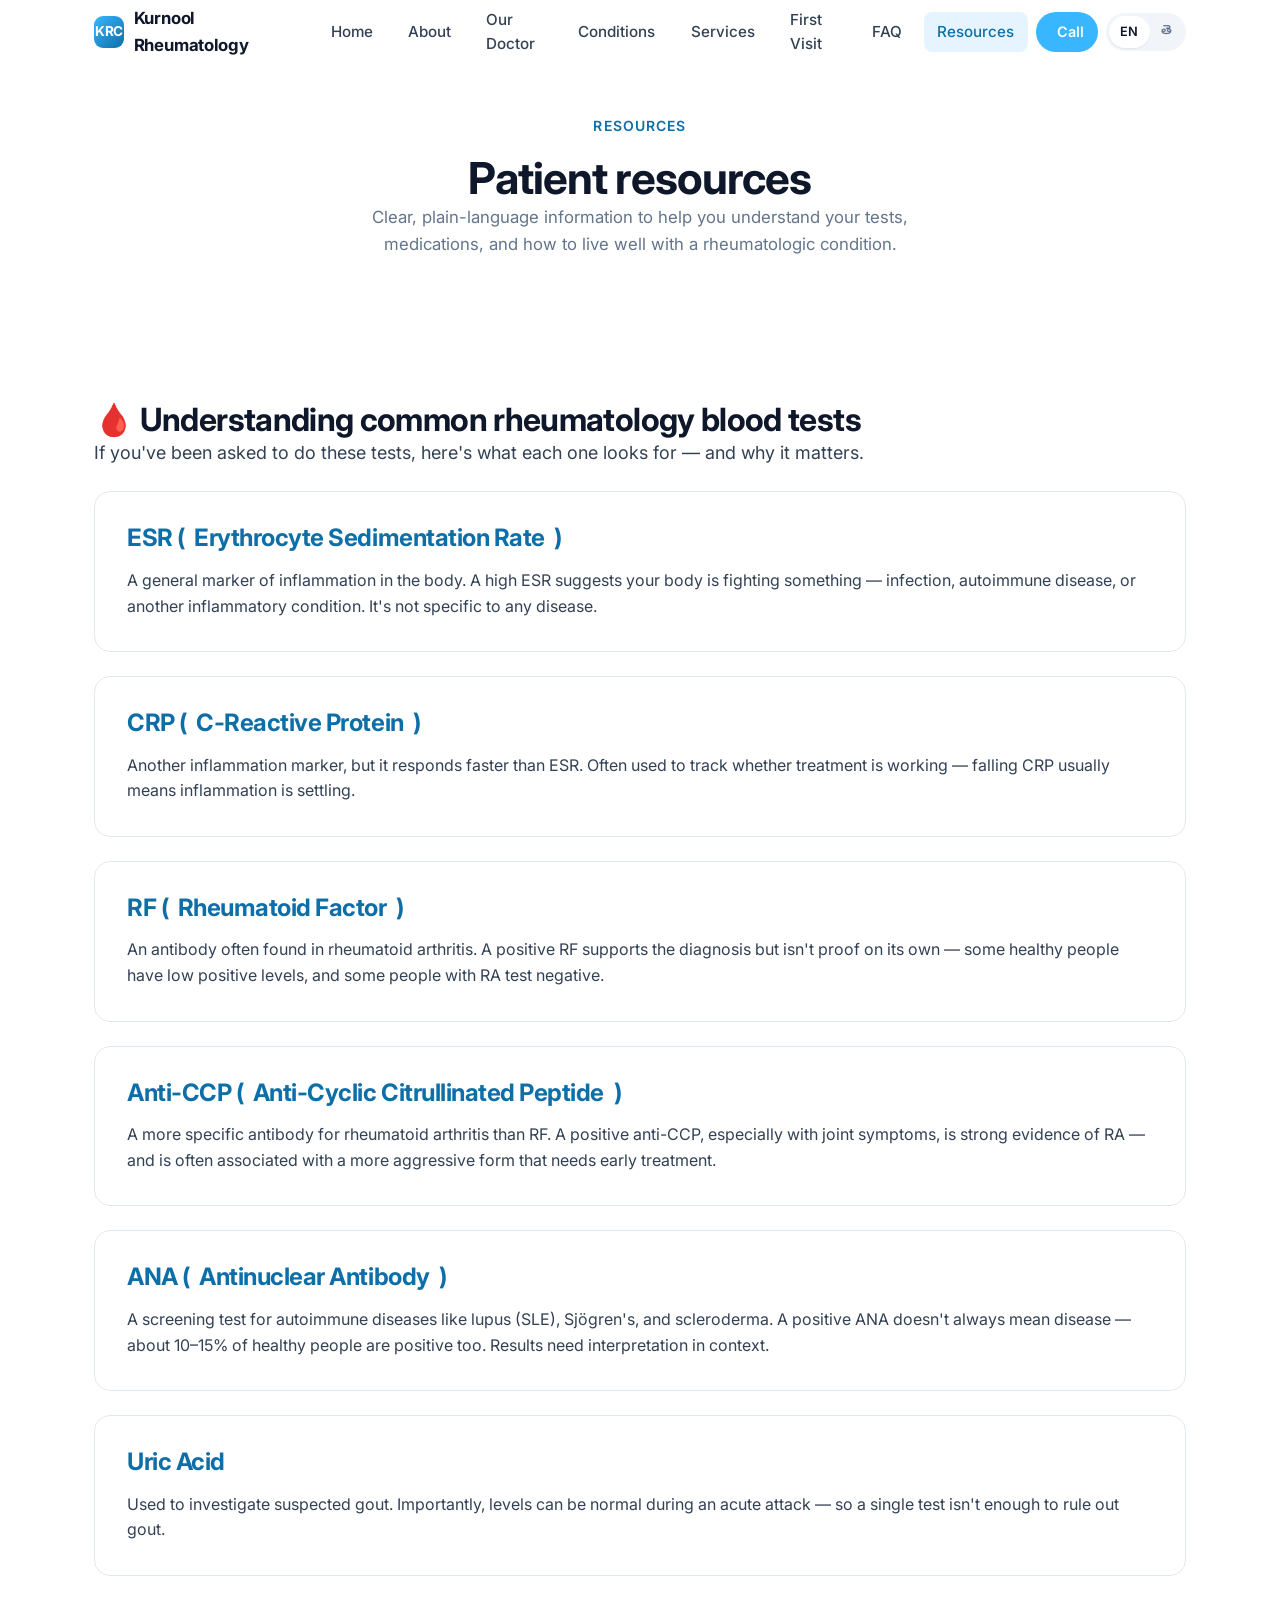
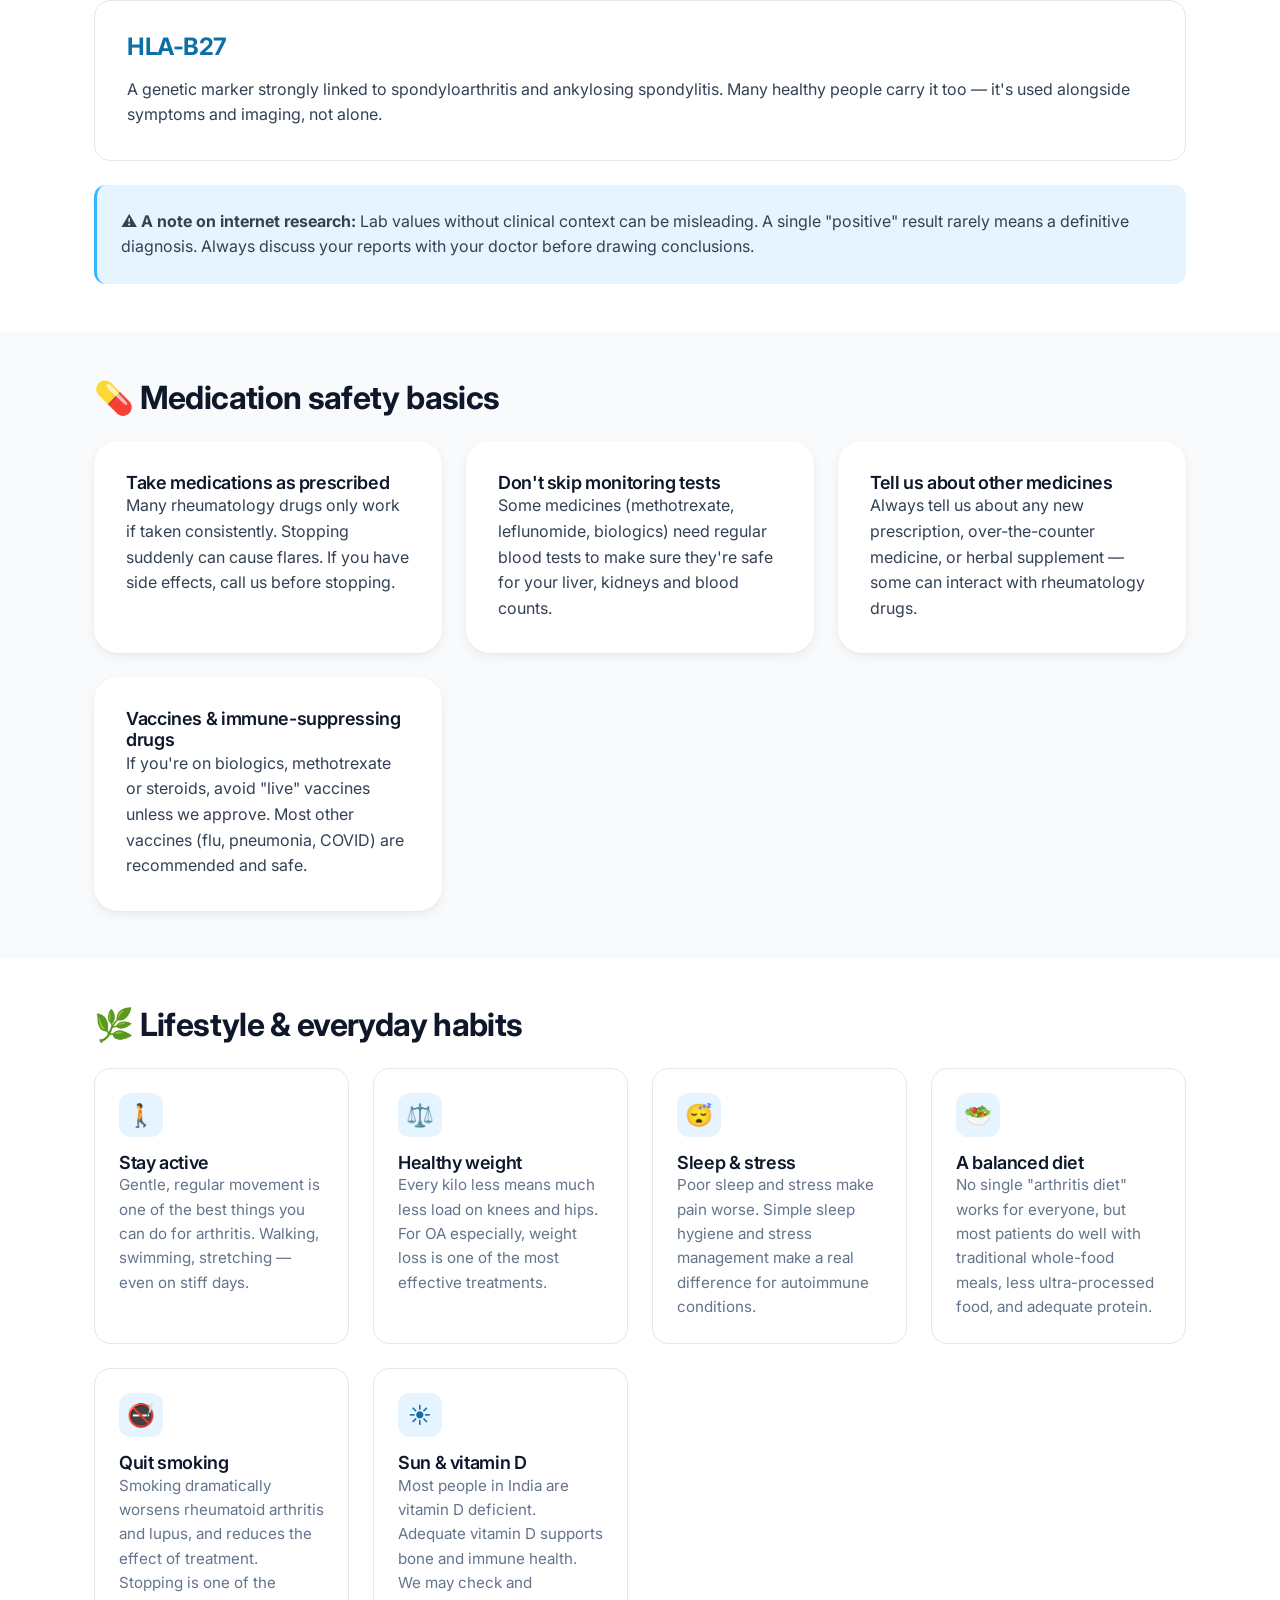
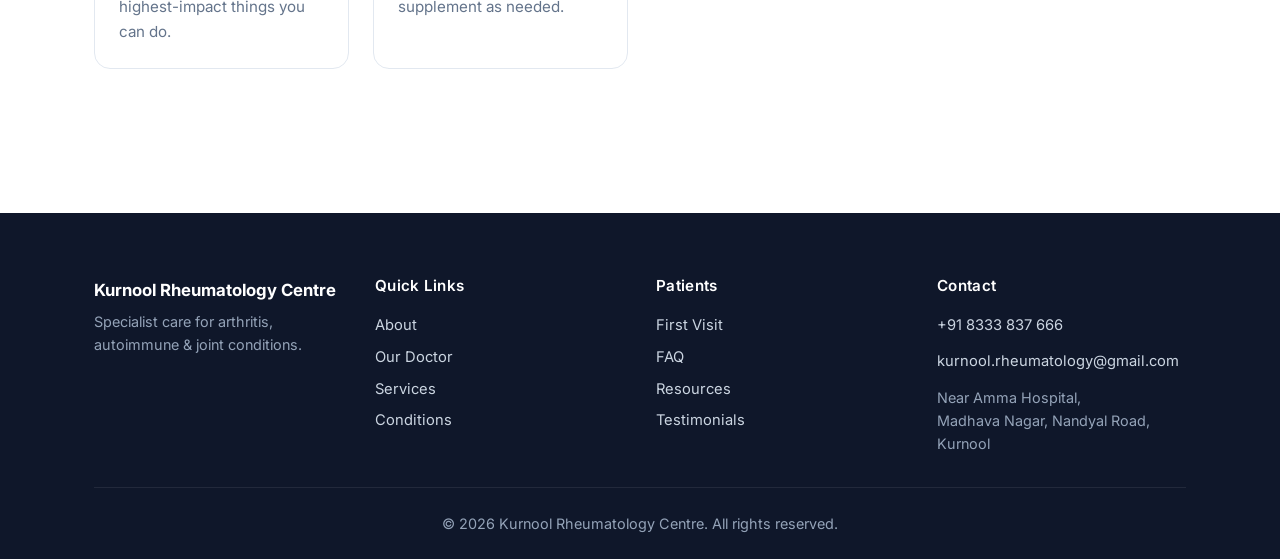
<file: resources.html>
<!DOCTYPE html>
<html lang="en">
<head>
    <meta charset="UTF-8" />
    <meta name="viewport" content="width=device-width, initial-scale=1, viewport-fit=cover" />
    <meta name="theme-color" content="#38b6ff" />
    <title>Patient Resources — Kurnool Rheumatology Centre</title>
    <meta name="description" content="Understanding rheumatology blood tests (ESR, CRP, RF, Anti-CCP, ANA), medication safety, and lifestyle guidance for joint and autoimmune conditions." />
    <link rel="canonical" href="https://rheumatology.center/resources.html" />
    <meta property="og:type" content="website" />
    <meta property="og:url" content="https://rheumatology.center/resources.html" />
    <meta property="og:title" content="Patient Resources — Kurnool Rheumatology Centre" />
    <meta property="og:description" content="Understanding rheumatology blood tests (ESR, CRP, RF, Anti-CCP, ANA), medication safety, and lifestyle guidance for joint and autoimmune conditions." />
    <meta property="og:image" content="https://rheumatology.center/img/hero-clinic.jpg" />
    <meta property="og:image:width" content="1200" />
    <meta property="og:image:height" content="1500" />
    <meta property="og:site_name" content="Kurnool Rheumatology Centre" />
    <meta property="og:locale" content="en_IN" />
    <meta property="og:locale:alternate" content="te_IN" />
    <meta name="twitter:card" content="summary_large_image" />
    <meta name="twitter:title" content="Patient Resources — Kurnool Rheumatology Centre" />
    <meta name="twitter:description" content="Understanding rheumatology blood tests (ESR, CRP, RF, Anti-CCP, ANA), medication safety, and lifestyle guidance for joint and autoimmune conditions." />
    <meta name="twitter:image" content="https://rheumatology.center/img/hero-clinic.jpg" />
    <meta name="robots" content="index, follow, max-image-preview:large" />
    <link rel="icon" type="image/svg+xml" href="img/favicon.svg" />
    <link rel="preconnect" href="https://fonts.googleapis.com" />
    <link rel="preconnect" href="https://fonts.gstatic.com" crossorigin />
    <link href="https://fonts.googleapis.com/css2?family=Inter:wght@400;500;600;700;800&family=Noto+Sans+Telugu:wght@400;500;600;700&display=swap" rel="stylesheet" />
    <link rel="stylesheet" href="css/styles.css" />
</head>
<body>

<header class="nav">
    <div class="nav__inner">
        <a href="index.html" class="nav__brand"><span class="nav__brand-mark">KRC</span><span data-lang="en">Kurnool Rheumatology</span><span data-lang="te" class="telugu" hidden>కర్నూల్ రుమటాలజీ</span></a>
        <button class="menu-toggle" aria-label="Open menu" aria-expanded="false"><span></span></button>
        <ul class="nav__menu">
            <li><a class="nav__link" href="index.html"><span data-lang="en">Home</span><span data-lang="te" class="telugu" hidden>హోమ్</span></a></li>
            <li><a class="nav__link" href="about.html"><span data-lang="en">About</span><span data-lang="te" class="telugu" hidden>మా గురించి</span></a></li>
            <li><a class="nav__link" href="team.html"><span data-lang="en">Our Doctor</span><span data-lang="te" class="telugu" hidden>మా వైద్యులు</span></a></li>
            <li><a class="nav__link" href="conditions.html"><span data-lang="en">Conditions</span><span data-lang="te" class="telugu" hidden>సమస్యలు</span></a></li>
            <li><a class="nav__link" href="services.html"><span data-lang="en">Services</span><span data-lang="te" class="telugu" hidden>సేవలు</span></a></li>
            <li><a class="nav__link" href="first-visit.html"><span data-lang="en">First Visit</span><span data-lang="te" class="telugu" hidden>మొదటి సందర్శన</span></a></li>
            <li><a class="nav__link" href="faq.html"><span data-lang="en">FAQ</span><span data-lang="te" class="telugu" hidden>ప్రశ్నలు</span></a></li>
            <li><a class="nav__link" href="resources.html"><span data-lang="en">Resources</span><span data-lang="te" class="telugu" hidden>వనరులు</span></a></li>
            <li class="nav__tools">
                <a class="nav__phone" href="tel:+918333837666"><svg width="14" height="14" viewBox="0 0 24 24" fill="none" stroke="currentColor" stroke-width="2.5" stroke-linecap="round" stroke-linejoin="round"><path d="M22 16.92v3a2 2 0 0 1-2.18 2 19.79 19.79 0 0 1-8.63-3.07 19.5 19.5 0 0 1-6-6 19.79 19.79 0 0 1-3.07-8.67A2 2 0 0 1 4.11 2h3a2 2 0 0 1 2 1.72c.127.96.361 1.903.7 2.81a2 2 0 0 1-.45 2.11L8.09 9.91a16 16 0 0 0 6 6l1.27-1.27a2 2 0 0 1 2.11-.45c.907.339 1.85.573 2.81.7A2 2 0 0 1 22 16.92z"/></svg>Call</a>
                <div class="lang-toggle" role="group" aria-label="Language"><button data-lang="en" type="button">EN</button><button data-lang="te" type="button" class="telugu">తె</button></div>
            </li>
        </ul>
    </div>
</header>

<section class="section section--tight">
    <div class="wrap">
        <div class="section-head fade-up">
            <span class="eyebrow">Resources</span>
            <h1 data-lang="en">Patient resources</h1>
            <h1 data-lang="te" class="telugu" hidden>పేషెంట్ వనరులు</h1>
            <p data-lang="en">Clear, plain-language information to help you understand your tests, medications, and how to live well with a rheumatologic condition.</p>
            <p class="telugu" data-lang="te" hidden>మీ టెస్ట్‌లు, మందులు మరియు రుమటాలజీ సమస్యతో బాగా జీవించడం గురించి సరళమైన భాషలో సమాచారం.</p>
        </div>
    </div>
</section>

<!-- Blood Tests -->
<section class="section--tight">
    <div class="wrap">
        <h2 data-lang="en">🩸 Understanding common rheumatology blood tests</h2>
        <h2 class="telugu" data-lang="te" hidden>🩸 సాధారణ రుమటాలజీ రక్త పరీక్షలను అర్థం చేసుకోండి</h2>
        <p class="lead" data-lang="en" style="margin-bottom: var(--s-3);">If you've been asked to do these tests, here's what each one looks for — and why it matters.</p>
        <p class="lead telugu" data-lang="te" hidden style="margin-bottom: var(--s-3);">ఈ టెస్ట్‌లు చేయమని చెప్పి ఉంటే, ఇక్కడ ప్రతి ఒక్కటి ఏం చూస్తుందో, ఎందుకు ముఖ్యమో.</p>

        <article class="detail-card animate-on-scroll">
            <h3>ESR (<span data-lang="en">Erythrocyte Sedimentation Rate</span><span class="telugu" data-lang="te" hidden>ఎరిత్రోసైట్ సెడిమెంటేషన్ రేట్</span>)</h3>
            <p data-lang="en">A general marker of inflammation in the body. A high ESR suggests your body is fighting something — infection, autoimmune disease, or another inflammatory condition. It's not specific to any disease.</p>
            <p class="telugu" data-lang="te" hidden>శరీరంలో ఇన్‌ఫ్లమేషన్ సాధారణ సూచిక. ఎక్కువ ESR — ఇన్ఫెక్షన్, ఆటోఇమ్యూన్ వ్యాధి లేదా మరో ఇన్‌ఫ్లమేటరీ సమస్యను సూచిస్తుంది.</p>
        </article>

        <article class="detail-card animate-on-scroll">
            <h3>CRP (<span data-lang="en">C-Reactive Protein</span><span class="telugu" data-lang="te" hidden>సి-రియాక్టివ్ ప్రోటీన్</span>)</h3>
            <p data-lang="en">Another inflammation marker, but it responds faster than ESR. Often used to track whether treatment is working — falling CRP usually means inflammation is settling.</p>
            <p class="telugu" data-lang="te" hidden>మరో ఇన్‌ఫ్లమేషన్ మార్కర్, ESR కంటే వేగంగా స్పందిస్తుంది. చికిత్స పనిచేస్తుందో లేదో ట్రాక్ చేయడానికి ఉపయోగిస్తారు.</p>
        </article>

        <article class="detail-card animate-on-scroll">
            <h3>RF (<span data-lang="en">Rheumatoid Factor</span><span class="telugu" data-lang="te" hidden>రుమటాయిడ్ ఫ్యాక్టర్</span>)</h3>
            <p data-lang="en">An antibody often found in rheumatoid arthritis. A positive RF supports the diagnosis but isn't proof on its own — some healthy people have low positive levels, and some people with RA test negative.</p>
            <p class="telugu" data-lang="te" hidden>రుమటాయిడ్ ఆర్థరైటిస్‌లో తరచుగా కనిపించే యాంటీబాడీ. పాజిటివ్ RF నిర్ధారణకు సహాయపడుతుంది కానీ అది మాత్రమే ప్రూఫ్ కాదు.</p>
        </article>

        <article class="detail-card animate-on-scroll">
            <h3>Anti-CCP (<span data-lang="en">Anti-Cyclic Citrullinated Peptide</span><span class="telugu" data-lang="te" hidden>యాంటీ-సైక్లిక్ సిట్రులినేటెడ్ పెప్టైడ్</span>)</h3>
            <p data-lang="en">A more specific antibody for rheumatoid arthritis than RF. A positive anti-CCP, especially with joint symptoms, is strong evidence of RA — and is often associated with a more aggressive form that needs early treatment.</p>
            <p class="telugu" data-lang="te" hidden>RA కోసం RF కంటే మరింత నిర్దిష్ట యాంటీబాడీ. కీళ్ల లక్షణాలతో పాజిటివ్ anti-CCP — RA కు బలమైన సాక్ష్యం.</p>
        </article>

        <article class="detail-card animate-on-scroll">
            <h3>ANA (<span data-lang="en">Antinuclear Antibody</span><span class="telugu" data-lang="te" hidden>యాంటీన్యూక్లియర్ యాంటీబాడీ</span>)</h3>
            <p data-lang="en">A screening test for autoimmune diseases like lupus (SLE), Sjögren's, and scleroderma. A positive ANA doesn't always mean disease — about 10–15% of healthy people are positive too. Results need interpretation in context.</p>
            <p class="telugu" data-lang="te" hidden>లూపస్ (SLE), షోగ్రెన్స్, స్క్లెరోడెర్మా వంటి ఆటోఇమ్యూన్ వ్యాధుల కోసం స్క్రీనింగ్ టెస్ట్. పాజిటివ్ ANA ఎల్లప్పుడూ వ్యాధి అని అర్థం కాదు.</p>
        </article>

        <article class="detail-card animate-on-scroll">
            <h3><span data-lang="en">Uric Acid</span><span class="telugu" data-lang="te" hidden>యూరిక్ ఆమ్లం</span></h3>
            <p data-lang="en">Used to investigate suspected gout. Importantly, levels can be normal during an acute attack — so a single test isn't enough to rule out gout.</p>
            <p class="telugu" data-lang="te" hidden>గౌట్ అనుమానం ఉంటే చేస్తారు. తీవ్రమైన దాడి సమయంలో స్థాయిలు సాధారణంగా ఉండవచ్చు — కాబట్టి ఒక్క టెస్ట్ సరిపోదు.</p>
        </article>

        <article class="detail-card animate-on-scroll">
            <h3><span data-lang="en">HLA-B27</span><span class="telugu" data-lang="te" hidden>HLA-B27</span></h3>
            <p data-lang="en">A genetic marker strongly linked to spondyloarthritis and ankylosing spondylitis. Many healthy people carry it too — it's used alongside symptoms and imaging, not alone.</p>
            <p class="telugu" data-lang="te" hidden>స్పాండిలోఆర్థరైటిస్‌తో బలంగా అనుసంధానించబడిన జన్యు మార్కర్. చాలా ఆరోగ్యవంతులలో కూడా ఉంటుంది — లక్షణాలతో పాటు మాత్రమే ఉపయోగిస్తారు.</p>
        </article>

        <div class="callout" style="margin-top: var(--s-3);">
            <p style="margin:0;" data-lang="en">⚠️ <strong>A note on internet research:</strong> Lab values without clinical context can be misleading. A single "positive" result rarely means a definitive diagnosis. Always discuss your reports with your doctor before drawing conclusions.</p>
            <p style="margin:0;" class="telugu" data-lang="te" hidden>⚠️ <strong>ఇంటర్నెట్ రీసెర్చ్ గురించి:</strong> క్లినికల్ సందర్భం లేకుండా ల్యాబ్ విలువలు తప్పుదోవ పట్టించవచ్చు. ఒక్క "పాజిటివ్" ఫలితం అరుదుగా మాత్రమే ఖచ్చితమైన నిర్ధారణ. ఎల్లప్పుడూ మీ డాక్టర్‌తో చర్చించండి.</p>
        </div>
    </div>
</section>

<!-- Medications -->
<section class="section--tight section--soft">
    <div class="wrap">
        <h2 data-lang="en">💊 Medication safety basics</h2>
        <h2 class="telugu" data-lang="te" hidden>💊 మందుల భద్రత ప్రాథమికాలు</h2>
        <div class="grid grid-2" style="margin-top: var(--s-3);">
            <div class="feature-card animate-on-scroll">
                <h4 data-lang="en">Take medications as prescribed</h4><h4 class="telugu" data-lang="te" hidden>సూచించిన విధంగా మందులు తీసుకోండి</h4>
                <p data-lang="en">Many rheumatology drugs only work if taken consistently. Stopping suddenly can cause flares. If you have side effects, call us before stopping.</p>
                <p class="telugu" data-lang="te" hidden>చాలా రుమటాలజీ మందులు క్రమంగా తీసుకుంటేనే పనిచేస్తాయి. అకస్మాత్తుగా ఆపితే సమస్య తిరిగి రావచ్చు. సైడ్ ఎఫెక్ట్‌లు ఉంటే ఆపే ముందు మాకు కాల్ చేయండి.</p>
            </div>
            <div class="feature-card animate-on-scroll">
                <h4 data-lang="en">Don't skip monitoring tests</h4><h4 class="telugu" data-lang="te" hidden>పర్యవేక్షణ టెస్ట్‌లను దాటవేయవద్దు</h4>
                <p data-lang="en">Some medicines (methotrexate, leflunomide, biologics) need regular blood tests to make sure they're safe for your liver, kidneys and blood counts.</p>
                <p class="telugu" data-lang="te" hidden>కొన్ని మందులకు (మెథోట్రెక్సేట్, లెఫ్లునోమైడ్, బయోలాజిక్స్) లివర్, మూత్రపిండాలు, రక్త కౌంట్‌ల కోసం రెగ్యులర్ రక్త పరీక్షలు అవసరం.</p>
            </div>
            <div class="feature-card animate-on-scroll">
                <h4 data-lang="en">Tell us about other medicines</h4><h4 class="telugu" data-lang="te" hidden>ఇతర మందుల గురించి చెప్పండి</h4>
                <p data-lang="en">Always tell us about any new prescription, over-the-counter medicine, or herbal supplement — some can interact with rheumatology drugs.</p>
                <p class="telugu" data-lang="te" hidden>మీరు తీసుకుంటున్న కొత్త ప్రిస్క్రిప్షన్, OTC మందు లేదా హెర్బల్ సప్లిమెంట్ గురించి ఎల్లప్పుడూ చెప్పండి — కొన్ని రుమటాలజీ మందులతో ఇంటరాక్ట్ అవుతాయి.</p>
            </div>
            <div class="feature-card animate-on-scroll">
                <h4 data-lang="en">Vaccines &amp; immune-suppressing drugs</h4><h4 class="telugu" data-lang="te" hidden>టీకాలు &amp; రోగనిరోధక-అణిచివేత మందులు</h4>
                <p data-lang="en">If you're on biologics, methotrexate or steroids, avoid "live" vaccines unless we approve. Most other vaccines (flu, pneumonia, COVID) are recommended and safe.</p>
                <p class="telugu" data-lang="te" hidden>మీరు బయోలాజిక్స్, మెథోట్రెక్సేట్ లేదా స్టెరాయిడ్స్ తీసుకుంటే, "లైవ్" టీకాలను మేము ఆమోదించని వరకు తీసుకోవద్దు. ఇతర టీకాలు (ఫ్లూ, న్యూమోనియా, COVID) సురక్షితం, సిఫార్సు చేయబడతాయి.</p>
            </div>
        </div>
    </div>
</section>

<!-- Lifestyle -->
<section class="section--tight">
    <div class="wrap">
        <h2 data-lang="en">🌿 Lifestyle &amp; everyday habits</h2>
        <h2 class="telugu" data-lang="te" hidden>🌿 జీవనశైలి &amp; రోజువారీ అలవాట్లు</h2>
        <div class="grid grid-3" style="margin-top: var(--s-3);">
            <div class="card animate-on-scroll">
                <div class="card__icon">🚶</div>
                <h4 data-lang="en">Stay active</h4><h4 class="telugu" data-lang="te" hidden>చురుకుగా ఉండండి</h4>
                <p class="card__text" data-lang="en">Gentle, regular movement is one of the best things you can do for arthritis. Walking, swimming, stretching — even on stiff days.</p>
                <p class="card__text telugu" data-lang="te" hidden>సున్నితమైన, రెగ్యులర్ కదలిక ఆర్థరైటిస్‌కు ఉత్తమమైనది. నడవడం, ఈదడం, స్ట్రెచింగ్ — బిగుసుకుపోయిన రోజులలో కూడా.</p>
            </div>
            <div class="card animate-on-scroll">
                <div class="card__icon">⚖️</div>
                <h4 data-lang="en">Healthy weight</h4><h4 class="telugu" data-lang="te" hidden>ఆరోగ్యకరమైన బరువు</h4>
                <p class="card__text" data-lang="en">Every kilo less means much less load on knees and hips. For OA especially, weight loss is one of the most effective treatments.</p>
                <p class="card__text telugu" data-lang="te" hidden>ప్రతి కిలో తక్కువ అంటే మోకాళ్లు, పిరుదులపై చాలా తక్కువ లోడ్. OA కు బరువు తగ్గించడం అత్యంత ప్రభావవంతం.</p>
            </div>
            <div class="card animate-on-scroll">
                <div class="card__icon">😴</div>
                <h4 data-lang="en">Sleep &amp; stress</h4><h4 class="telugu" data-lang="te" hidden>నిద్ర &amp; ఒత్తిడి</h4>
                <p class="card__text" data-lang="en">Poor sleep and stress make pain worse. Simple sleep hygiene and stress management make a real difference for autoimmune conditions.</p>
                <p class="card__text telugu" data-lang="te" hidden>నిద్ర లేకపోవడం మరియు ఒత్తిడి నొప్పిని పెంచుతాయి. మంచి నిద్ర అలవాట్లు మరియు ఒత్తిడి నిర్వహణ ఆటోఇమ్యూన్ సమస్యలకు చాలా సహాయపడతాయి.</p>
            </div>
            <div class="card animate-on-scroll">
                <div class="card__icon">🥗</div>
                <h4 data-lang="en">A balanced diet</h4><h4 class="telugu" data-lang="te" hidden>సమతుల్య ఆహారం</h4>
                <p class="card__text" data-lang="en">No single "arthritis diet" works for everyone, but most patients do well with traditional whole-food meals, less ultra-processed food, and adequate protein.</p>
                <p class="card__text telugu" data-lang="te" hidden>అందరికీ పనిచేసే ఒక్క "ఆర్థరైటిస్ ఆహారం" లేదు, కానీ చాలామందికి సాంప్రదాయక ఆహారం, తక్కువ ప్రాసెస్ చేసిన ఆహారం, తగినంత ప్రోటీన్ సరిపోతుంది.</p>
            </div>
            <div class="card animate-on-scroll">
                <div class="card__icon">🚭</div>
                <h4 data-lang="en">Quit smoking</h4><h4 class="telugu" data-lang="te" hidden>ధూమపానం మానేయండి</h4>
                <p class="card__text" data-lang="en">Smoking dramatically worsens rheumatoid arthritis and lupus, and reduces the effect of treatment. Stopping is one of the highest-impact things you can do.</p>
                <p class="card__text telugu" data-lang="te" hidden>ధూమపానం రుమటాయిడ్ ఆర్థరైటిస్, లూపస్‌ను తీవ్రంగా మరింత తీవ్రంగా చేస్తుంది, చికిత్స ప్రభావాన్ని తగ్గిస్తుంది. మానేయడం అత్యధిక ప్రభావవంతమైనది.</p>
            </div>
            <div class="card animate-on-scroll">
                <div class="card__icon">☀️</div>
                <h4 data-lang="en">Sun &amp; vitamin D</h4><h4 class="telugu" data-lang="te" hidden>సూర్యకాంతి &amp; విటమిన్ D</h4>
                <p class="card__text" data-lang="en">Most people in India are vitamin D deficient. Adequate vitamin D supports bone and immune health. We may check and supplement as needed.</p>
                <p class="card__text telugu" data-lang="te" hidden>భారతదేశంలో చాలామంది విటమిన్ D లోపంతో ఉన్నారు. తగినంత విటమిన్ D ఎముక మరియు రోగనిరోధక ఆరోగ్యానికి సహాయపడుతుంది.</p>
            </div>
        </div>
    </div>
</section>

<footer class="footer">
    <div class="wrap">
        <div class="footer__grid">
            <div><div class="footer__brand-name">Kurnool Rheumatology Centre</div><p data-lang="en">Specialist care for arthritis, autoimmune & joint conditions.</p><p class="telugu" data-lang="te" hidden>ఆర్థరైటిస్, ఆటోఇమ్యూన్ &amp; కీళ్ల సమస్యలకు నిపుణుల సంరక్షణ.</p></div>
            <div><h4 data-lang="en">Quick Links</h4><h4 class="telugu" data-lang="te" hidden>త్వరిత లింకులు</h4><a href="about.html"><span data-lang="en">About</span><span data-lang="te" class="telugu" hidden>మా గురించి</span></a><a href="team.html"><span data-lang="en">Our Doctor</span><span data-lang="te" class="telugu" hidden>మా వైద్యులు</span></a><a href="services.html"><span data-lang="en">Services</span><span data-lang="te" class="telugu" hidden>సేవలు</span></a><a href="conditions.html"><span data-lang="en">Conditions</span><span data-lang="te" class="telugu" hidden>సమస్యలు</span></a></div>
            <div><h4 data-lang="en">Patients</h4><h4 class="telugu" data-lang="te" hidden>పేషెంట్లు</h4><a href="first-visit.html"><span data-lang="en">First Visit</span><span data-lang="te" class="telugu" hidden>మొదటి సందర్శన</span></a><a href="faq.html"><span data-lang="en">FAQ</span><span data-lang="te" class="telugu" hidden>తరచుగా అడిగే ప్రశ్నలు</span></a><a href="resources.html"><span data-lang="en">Resources</span><span data-lang="te" class="telugu" hidden>వనరులు</span></a><a href="testimonials.html"><span data-lang="en">Testimonials</span><span data-lang="te" class="telugu" hidden>పేషెంట్ అనుభవాలు</span></a></div>
            <div><h4 data-lang="en">Contact</h4><h4 class="telugu" data-lang="te" hidden>సంప్రదింపు</h4><p style="margin: 0.25rem 0;"><a href="tel:+918333837666">+91 8333 837 666</a></p><p style="margin: 0.25rem 0;"><a href="mailto:kurnool.rheumatology@gmail.com">kurnool.rheumatology@gmail.com</a></p><p style="margin: 0.5rem 0 0;" data-lang="en">Near Amma Hospital,<br/>Madhava Nagar, Nandyal Road,<br/>Kurnool</p><p style="margin: 0.5rem 0 0;" class="telugu" data-lang="te" hidden>అమ్మ హాస్పిటల్ సమీపంలో,<br/>మాధవ నగర్, నంద్యాల రోడ్,<br/>కర్నూల్</p></div>
        </div>
        <div class="footer__bottom"><p>&copy; <span id="year">2026</span> Kurnool Rheumatology Centre. <span data-lang="en">All rights reserved.</span><span data-lang="te" class="telugu" hidden>అన్ని హక్కులు రిజర్వ్ చేయబడ్డాయి.</span></p></div>
    </div>
</footer>

<a href="tel:+918333837666" class="fab-call" aria-label="Call clinic"><svg width="22" height="22" viewBox="0 0 24 24" fill="none" stroke="currentColor" stroke-width="2.4" stroke-linecap="round" stroke-linejoin="round"><path d="M22 16.92v3a2 2 0 0 1-2.18 2 19.79 19.79 0 0 1-8.63-3.07 19.5 19.5 0 0 1-6-6 19.79 19.79 0 0 1-3.07-8.67A2 2 0 0 1 4.11 2h3a2 2 0 0 1 2 1.72c.127.96.361 1.903.7 2.81a2 2 0 0 1-.45 2.11L8.09 9.91a16 16 0 0 0 6 6l1.27-1.27a2 2 0 0 1 2.11-.45c.907.339 1.85.573 2.81.7A2 2 0 0 1 22 16.92z"/></svg></a>
<script>document.getElementById('year').textContent = new Date().getFullYear();</script>
<!-- GoatCounter Analytics -->
<script data-goatcounter="https://krc.goatcounter.com/count" async src="//gc.zgo.at/count.js"></script>
<!-- End GoatCounter Analytics -->
<script src="js/main.js"></script>
</body>
</html>
</file>
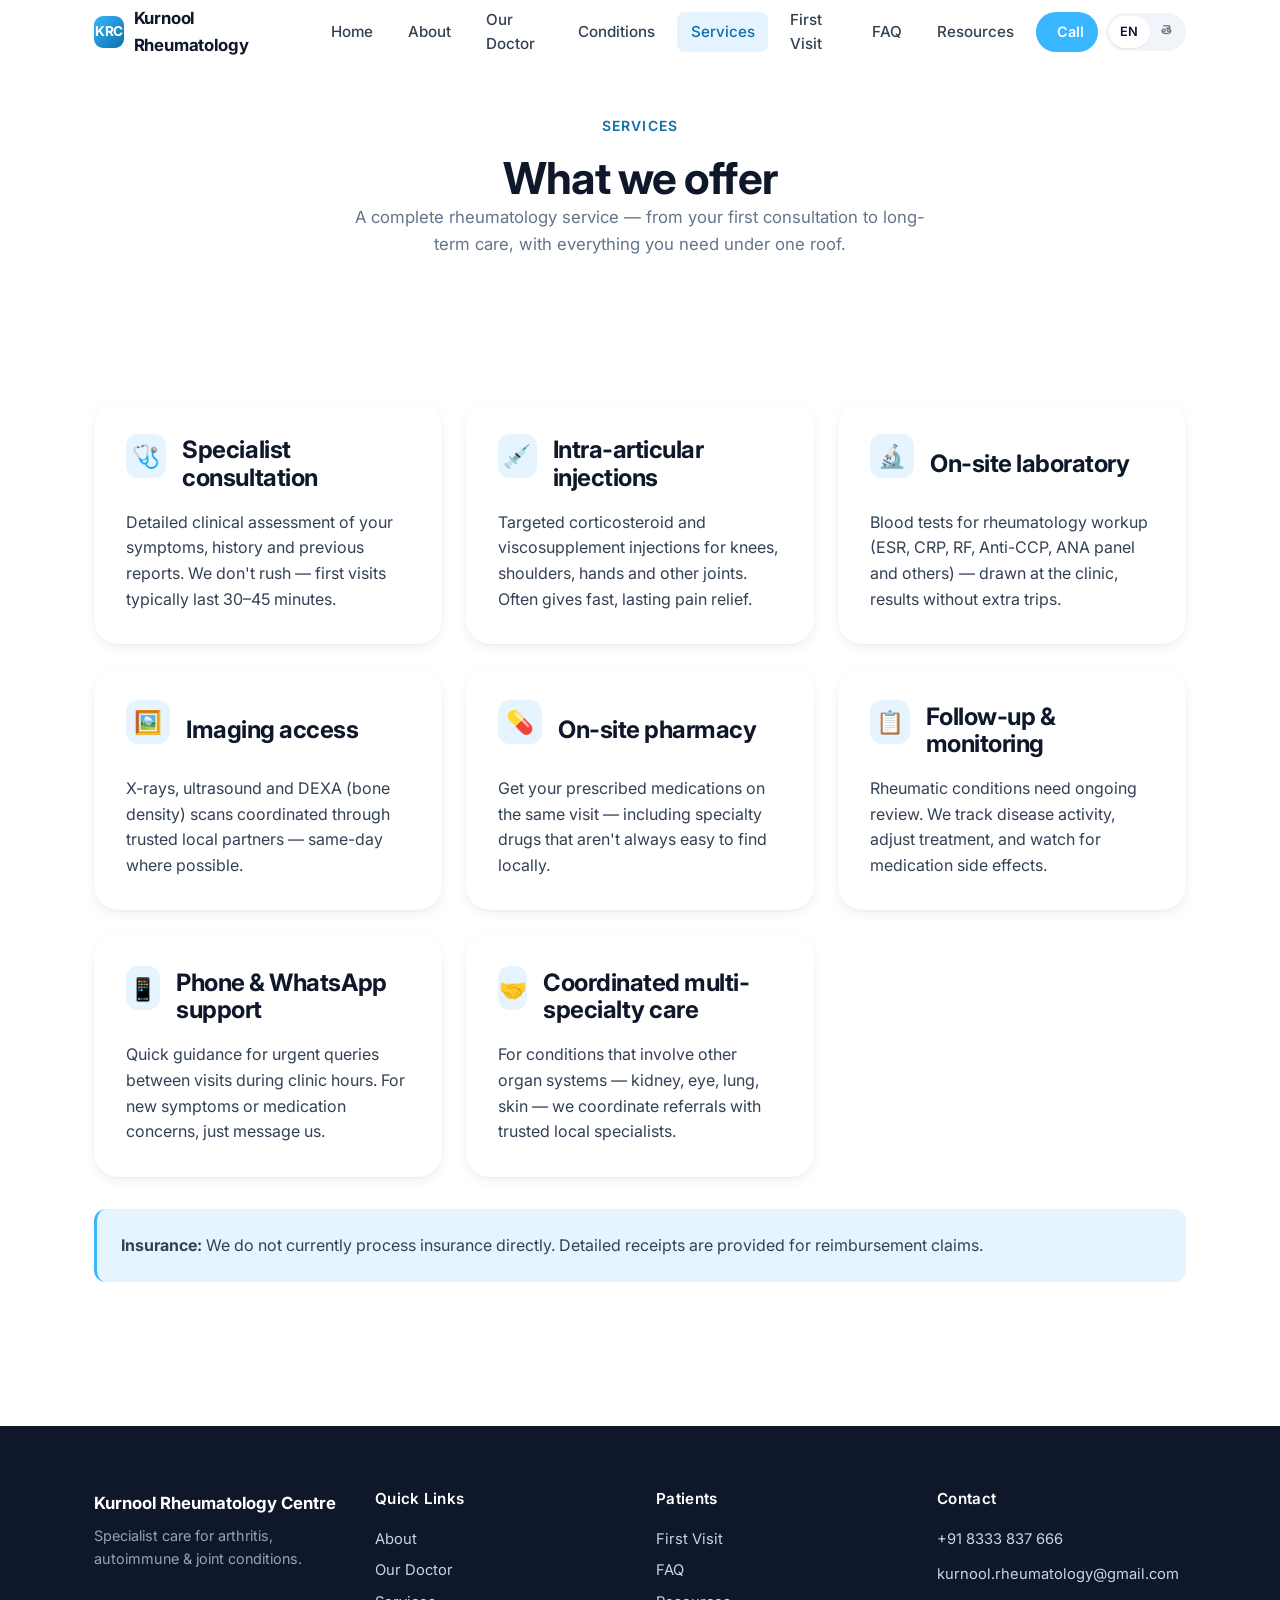
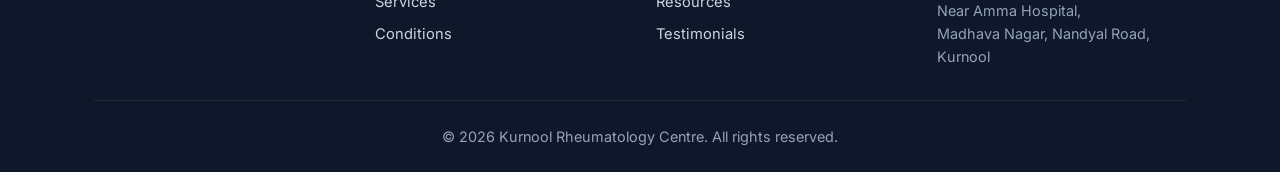
<file: services.html>
<!DOCTYPE html>
<html lang="en">
<head>
    <meta charset="UTF-8" />
    <meta name="viewport" content="width=device-width, initial-scale=1, viewport-fit=cover" />
    <meta name="theme-color" content="#38b6ff" />
    <title>Services — Kurnool Rheumatology Centre</title>
    <meta name="description" content="Rheumatology consultations, intra-articular joint injections, on-site lab & imaging, pharmacy and follow-up care at Kurnool Rheumatology Centre." />
    <link rel="canonical" href="https://rheumatology.center/services.html" />
    <meta property="og:type" content="website" />
    <meta property="og:url" content="https://rheumatology.center/services.html" />
    <meta property="og:title" content="Services — Kurnool Rheumatology Centre" />
    <meta property="og:description" content="Rheumatology consultations, intra-articular joint injections, on-site lab & imaging, pharmacy and follow-up care at Kurnool Rheumatology Centre." />
    <meta property="og:image" content="https://rheumatology.center/img/hero-clinic.jpg" />
    <meta property="og:image:width" content="1200" />
    <meta property="og:image:height" content="1500" />
    <meta property="og:site_name" content="Kurnool Rheumatology Centre" />
    <meta property="og:locale" content="en_IN" />
    <meta property="og:locale:alternate" content="te_IN" />
    <meta name="twitter:card" content="summary_large_image" />
    <meta name="twitter:title" content="Services — Kurnool Rheumatology Centre" />
    <meta name="twitter:description" content="Rheumatology consultations, intra-articular joint injections, on-site lab & imaging, pharmacy and follow-up care at Kurnool Rheumatology Centre." />
    <meta name="twitter:image" content="https://rheumatology.center/img/hero-clinic.jpg" />
    <meta name="robots" content="index, follow, max-image-preview:large" />
    <link rel="icon" type="image/svg+xml" href="img/favicon.svg" />
    <link rel="preconnect" href="https://fonts.googleapis.com" />
    <link rel="preconnect" href="https://fonts.gstatic.com" crossorigin />
    <link href="https://fonts.googleapis.com/css2?family=Inter:wght@400;500;600;700;800&family=Noto+Sans+Telugu:wght@400;500;600;700&display=swap" rel="stylesheet" />
    <link rel="stylesheet" href="css/styles.css" />
</head>
<body>

<header class="nav">
    <div class="nav__inner">
        <a href="index.html" class="nav__brand"><span class="nav__brand-mark">KRC</span><span data-lang="en">Kurnool Rheumatology</span><span data-lang="te" class="telugu" hidden>కర్నూల్ రుమటాలజీ</span></a>
        <button class="menu-toggle" aria-label="Open menu" aria-expanded="false"><span></span></button>
        <ul class="nav__menu">
            <li><a class="nav__link" href="index.html"><span data-lang="en">Home</span><span data-lang="te" class="telugu" hidden>హోమ్</span></a></li>
            <li><a class="nav__link" href="about.html"><span data-lang="en">About</span><span data-lang="te" class="telugu" hidden>మా గురించి</span></a></li>
            <li><a class="nav__link" href="team.html"><span data-lang="en">Our Doctor</span><span data-lang="te" class="telugu" hidden>మా వైద్యులు</span></a></li>
            <li><a class="nav__link" href="conditions.html"><span data-lang="en">Conditions</span><span data-lang="te" class="telugu" hidden>సమస్యలు</span></a></li>
            <li><a class="nav__link" href="services.html"><span data-lang="en">Services</span><span data-lang="te" class="telugu" hidden>సేవలు</span></a></li>
            <li><a class="nav__link" href="first-visit.html"><span data-lang="en">First Visit</span><span data-lang="te" class="telugu" hidden>మొదటి సందర్శన</span></a></li>
            <li><a class="nav__link" href="faq.html"><span data-lang="en">FAQ</span><span data-lang="te" class="telugu" hidden>ప్రశ్నలు</span></a></li>
            <li><a class="nav__link" href="resources.html"><span data-lang="en">Resources</span><span data-lang="te" class="telugu" hidden>వనరులు</span></a></li>
            <li class="nav__tools">
                <a class="nav__phone" href="tel:+918333837666"><svg width="14" height="14" viewBox="0 0 24 24" fill="none" stroke="currentColor" stroke-width="2.5" stroke-linecap="round" stroke-linejoin="round"><path d="M22 16.92v3a2 2 0 0 1-2.18 2 19.79 19.79 0 0 1-8.63-3.07 19.5 19.5 0 0 1-6-6 19.79 19.79 0 0 1-3.07-8.67A2 2 0 0 1 4.11 2h3a2 2 0 0 1 2 1.72c.127.96.361 1.903.7 2.81a2 2 0 0 1-.45 2.11L8.09 9.91a16 16 0 0 0 6 6l1.27-1.27a2 2 0 0 1 2.11-.45c.907.339 1.85.573 2.81.7A2 2 0 0 1 22 16.92z"/></svg>Call</a>
                <div class="lang-toggle" role="group" aria-label="Language"><button data-lang="en" type="button">EN</button><button data-lang="te" type="button" class="telugu">తె</button></div>
            </li>
        </ul>
    </div>
</header>

<section class="section section--tight">
    <div class="wrap">
        <div class="section-head fade-up">
            <span class="eyebrow">Services</span>
            <h1 data-lang="en">What we offer</h1>
            <h1 data-lang="te" class="telugu" hidden>మేము అందించే సేవలు</h1>
            <p data-lang="en">A complete rheumatology service — from your first consultation to long-term care, with everything you need under one roof.</p>
            <p class="telugu" data-lang="te" hidden>పూర్తి రుమటాలజీ సేవ — మొదటి కన్సల్టేషన్ నుండి దీర్ఘకాలిక సంరక్షణ వరకు, మీకు అవసరమైనవన్నీ ఒకే చోట.</p>
        </div>
    </div>
</section>

<section class="section--tight">
    <div class="wrap">
        <div class="grid grid-2">
            <div class="feature-card animate-on-scroll">
                <div class="feature-card__head"><div class="card__icon">🩺</div><h3 data-lang="en">Specialist consultation</h3><h3 class="telugu" data-lang="te" hidden>నిపుణుల కన్సల్టేషన్</h3></div>
                <p data-lang="en">Detailed clinical assessment of your symptoms, history and previous reports. We don't rush — first visits typically last 30–45 minutes.</p>
                <p class="telugu" data-lang="te" hidden>మీ లక్షణాలు, చరిత్ర మరియు మునుపటి రిపోర్టుల వివరణాత్మక మూల్యాంకనం. మొదటి కన్సల్టేషన్ సాధారణంగా 30–45 నిమిషాలు.</p>
            </div>
            <div class="feature-card animate-on-scroll">
                <div class="feature-card__head"><div class="card__icon">💉</div><h3 data-lang="en">Intra-articular injections</h3><h3 class="telugu" data-lang="te" hidden>జాయింట్ ఇంజెక్షన్లు</h3></div>
                <p data-lang="en">Targeted corticosteroid and viscosupplement injections for knees, shoulders, hands and other joints. Often gives fast, lasting pain relief.</p>
                <p class="telugu" data-lang="te" hidden>మోకాళ్లు, భుజాలు, చేతులు మరియు ఇతర కీళ్లకు లక్ష్యిత ఇంజెక్షన్లు. తరచుగా త్వరిత &amp; దీర్ఘకాలిక నొప్పి ఉపశమనం అందిస్తుంది.</p>
            </div>
            <div class="feature-card animate-on-scroll">
                <div class="feature-card__head"><div class="card__icon">🔬</div><h3 data-lang="en">On-site laboratory</h3><h3 class="telugu" data-lang="te" hidden>ఇన్-హౌస్ ల్యాబరేటరీ</h3></div>
                <p data-lang="en">Blood tests for rheumatology workup (ESR, CRP, RF, Anti-CCP, ANA panel and others) — drawn at the clinic, results without extra trips.</p>
                <p class="telugu" data-lang="te" hidden>రుమటాలజీ వర్క్‌అప్ కోసం రక్త పరీక్షలు (ESR, CRP, RF, Anti-CCP, ANA) — క్లినిక్‌లోనే తీసుకోబడతాయి.</p>
            </div>
            <div class="feature-card animate-on-scroll">
                <div class="feature-card__head"><div class="card__icon">🖼️</div><h3 data-lang="en">Imaging access</h3><h3 class="telugu" data-lang="te" hidden>ఇమేజింగ్ యాక్సెస్</h3></div>
                <p data-lang="en">X-rays, ultrasound and DEXA (bone density) scans coordinated through trusted local partners — same-day where possible.</p>
                <p class="telugu" data-lang="te" hidden>X-rays, అల్ట్రాసౌండ్ &amp; DEXA స్కాన్‌లు — విశ్వసనీయ స్థానిక భాగస్వాముల ద్వారా, వీలైతే అదే రోజు.</p>
            </div>
            <div class="feature-card animate-on-scroll">
                <div class="feature-card__head"><div class="card__icon">💊</div><h3 data-lang="en">On-site pharmacy</h3><h3 class="telugu" data-lang="te" hidden>ఇన్-హౌస్ ఫార్మసీ</h3></div>
                <p data-lang="en">Get your prescribed medications on the same visit — including specialty drugs that aren't always easy to find locally.</p>
                <p class="telugu" data-lang="te" hidden>మీ ప్రిస్క్రిప్షన్ మందులు అదే సందర్శనలో పొందండి — స్థానికంగా దొరకని ప్రత్యేక మందులతో సహా.</p>
            </div>
            <div class="feature-card animate-on-scroll">
                <div class="feature-card__head"><div class="card__icon">📋</div><h3 data-lang="en">Follow-up &amp; monitoring</h3><h3 class="telugu" data-lang="te" hidden>ఫాలో-అప్ &amp; పర్యవేక్షణ</h3></div>
                <p data-lang="en">Rheumatic conditions need ongoing review. We track disease activity, adjust treatment, and watch for medication side effects.</p>
                <p class="telugu" data-lang="te" hidden>రుమటాలజీ సమస్యలకు నిరంతర సమీక్ష అవసరం. మేము వ్యాధి కార్యకలాపాన్ని ట్రాక్ చేస్తాము, చికిత్సను సర్దుబాటు చేస్తాము.</p>
            </div>
            <div class="feature-card animate-on-scroll">
                <div class="feature-card__head"><div class="card__icon">📱</div><h3 data-lang="en">Phone &amp; WhatsApp support</h3><h3 class="telugu" data-lang="te" hidden>ఫోన్ &amp; వాట్సాప్ సహాయం</h3></div>
                <p data-lang="en">Quick guidance for urgent queries between visits during clinic hours. For new symptoms or medication concerns, just message us.</p>
                <p class="telugu" data-lang="te" hidden>సందర్శనల మధ్య అత్యవసర ప్రశ్నలకు త్వరిత మార్గదర్శనం. కొత్త లక్షణాలు లేదా మందుల సమస్యలకు మెసేజ్ చేయండి.</p>
            </div>
            <div class="feature-card animate-on-scroll">
                <div class="feature-card__head"><div class="card__icon">🤝</div><h3 data-lang="en">Coordinated multi-specialty care</h3><h3 class="telugu" data-lang="te" hidden>మల్టీ-స్పెషాలిటీ సంరక్షణ</h3></div>
                <p data-lang="en">For conditions that involve other organ systems — kidney, eye, lung, skin — we coordinate referrals with trusted local specialists.</p>
                <p class="telugu" data-lang="te" hidden>మూత్రపిండాలు, కంటి, ఊపిరితిత్తుల, చర్మ సమస్యలకు — మేము విశ్వసనీయ స్థానిక నిపుణులతో సమన్వయం చేస్తాము.</p>
            </div>
        </div>

        <div class="callout" style="margin-top: var(--s-4);">
            <p style="margin: 0;" data-lang="en"><strong>Insurance:</strong> We do not currently process insurance directly. Detailed receipts are provided for reimbursement claims.</p>
            <p style="margin: 0;" class="telugu" data-lang="te" hidden><strong>ఇన్సూరెన్స్:</strong> ప్రస్తుతం మేము ఇన్సూరెన్స్ నేరుగా ప్రాసెస్ చేయము. రీయింబర్స్‌మెంట్ క్లెయిమ్‌ల కోసం వివరణాత్మక రసీదులు అందిస్తాము.</p>
        </div>
    </div>
</section>

<footer class="footer">
    <div class="wrap">
        <div class="footer__grid">
            <div><div class="footer__brand-name">Kurnool Rheumatology Centre</div><p data-lang="en">Specialist care for arthritis, autoimmune & joint conditions.</p><p class="telugu" data-lang="te" hidden>ఆర్థరైటిస్, ఆటోఇమ్యూన్ &amp; కీళ్ల సమస్యలకు నిపుణుల సంరక్షణ.</p></div>
            <div><h4 data-lang="en">Quick Links</h4><h4 class="telugu" data-lang="te" hidden>త్వరిత లింకులు</h4><a href="about.html"><span data-lang="en">About</span><span data-lang="te" class="telugu" hidden>మా గురించి</span></a><a href="team.html"><span data-lang="en">Our Doctor</span><span data-lang="te" class="telugu" hidden>మా వైద్యులు</span></a><a href="services.html"><span data-lang="en">Services</span><span data-lang="te" class="telugu" hidden>సేవలు</span></a><a href="conditions.html"><span data-lang="en">Conditions</span><span data-lang="te" class="telugu" hidden>సమస్యలు</span></a></div>
            <div><h4 data-lang="en">Patients</h4><h4 class="telugu" data-lang="te" hidden>పేషెంట్లు</h4><a href="first-visit.html"><span data-lang="en">First Visit</span><span data-lang="te" class="telugu" hidden>మొదటి సందర్శన</span></a><a href="faq.html"><span data-lang="en">FAQ</span><span data-lang="te" class="telugu" hidden>తరచుగా అడిగే ప్రశ్నలు</span></a><a href="resources.html"><span data-lang="en">Resources</span><span data-lang="te" class="telugu" hidden>వనరులు</span></a><a href="testimonials.html"><span data-lang="en">Testimonials</span><span data-lang="te" class="telugu" hidden>పేషెంట్ అనుభవాలు</span></a></div>
            <div><h4 data-lang="en">Contact</h4><h4 class="telugu" data-lang="te" hidden>సంప్రదింపు</h4><p style="margin: 0.25rem 0;"><a href="tel:+918333837666">+91 8333 837 666</a></p><p style="margin: 0.25rem 0;"><a href="mailto:kurnool.rheumatology@gmail.com">kurnool.rheumatology@gmail.com</a></p><p style="margin: 0.5rem 0 0;" data-lang="en">Near Amma Hospital,<br/>Madhava Nagar, Nandyal Road,<br/>Kurnool</p><p style="margin: 0.5rem 0 0;" class="telugu" data-lang="te" hidden>అమ్మ హాస్పిటల్ సమీపంలో,<br/>మాధవ నగర్, నంద్యాల రోడ్,<br/>కర్నూల్</p></div>
        </div>
        <div class="footer__bottom"><p>&copy; <span id="year">2026</span> Kurnool Rheumatology Centre. <span data-lang="en">All rights reserved.</span><span data-lang="te" class="telugu" hidden>అన్ని హక్కులు రిజర్వ్ చేయబడ్డాయి.</span></p></div>
    </div>
</footer>

<a href="tel:+918333837666" class="fab-call" aria-label="Call clinic"><svg width="22" height="22" viewBox="0 0 24 24" fill="none" stroke="currentColor" stroke-width="2.4" stroke-linecap="round" stroke-linejoin="round"><path d="M22 16.92v3a2 2 0 0 1-2.18 2 19.79 19.79 0 0 1-8.63-3.07 19.5 19.5 0 0 1-6-6 19.79 19.79 0 0 1-3.07-8.67A2 2 0 0 1 4.11 2h3a2 2 0 0 1 2 1.72c.127.96.361 1.903.7 2.81a2 2 0 0 1-.45 2.11L8.09 9.91a16 16 0 0 0 6 6l1.27-1.27a2 2 0 0 1 2.11-.45c.907.339 1.85.573 2.81.7A2 2 0 0 1 22 16.92z"/></svg></a>
<script>document.getElementById('year').textContent = new Date().getFullYear();</script>
<!-- GoatCounter Analytics -->
<script data-goatcounter="https://krc.goatcounter.com/count" async src="//gc.zgo.at/count.js"></script>
<!-- End GoatCounter Analytics -->
<script src="js/main.js"></script>
</body>
</html>
</file>
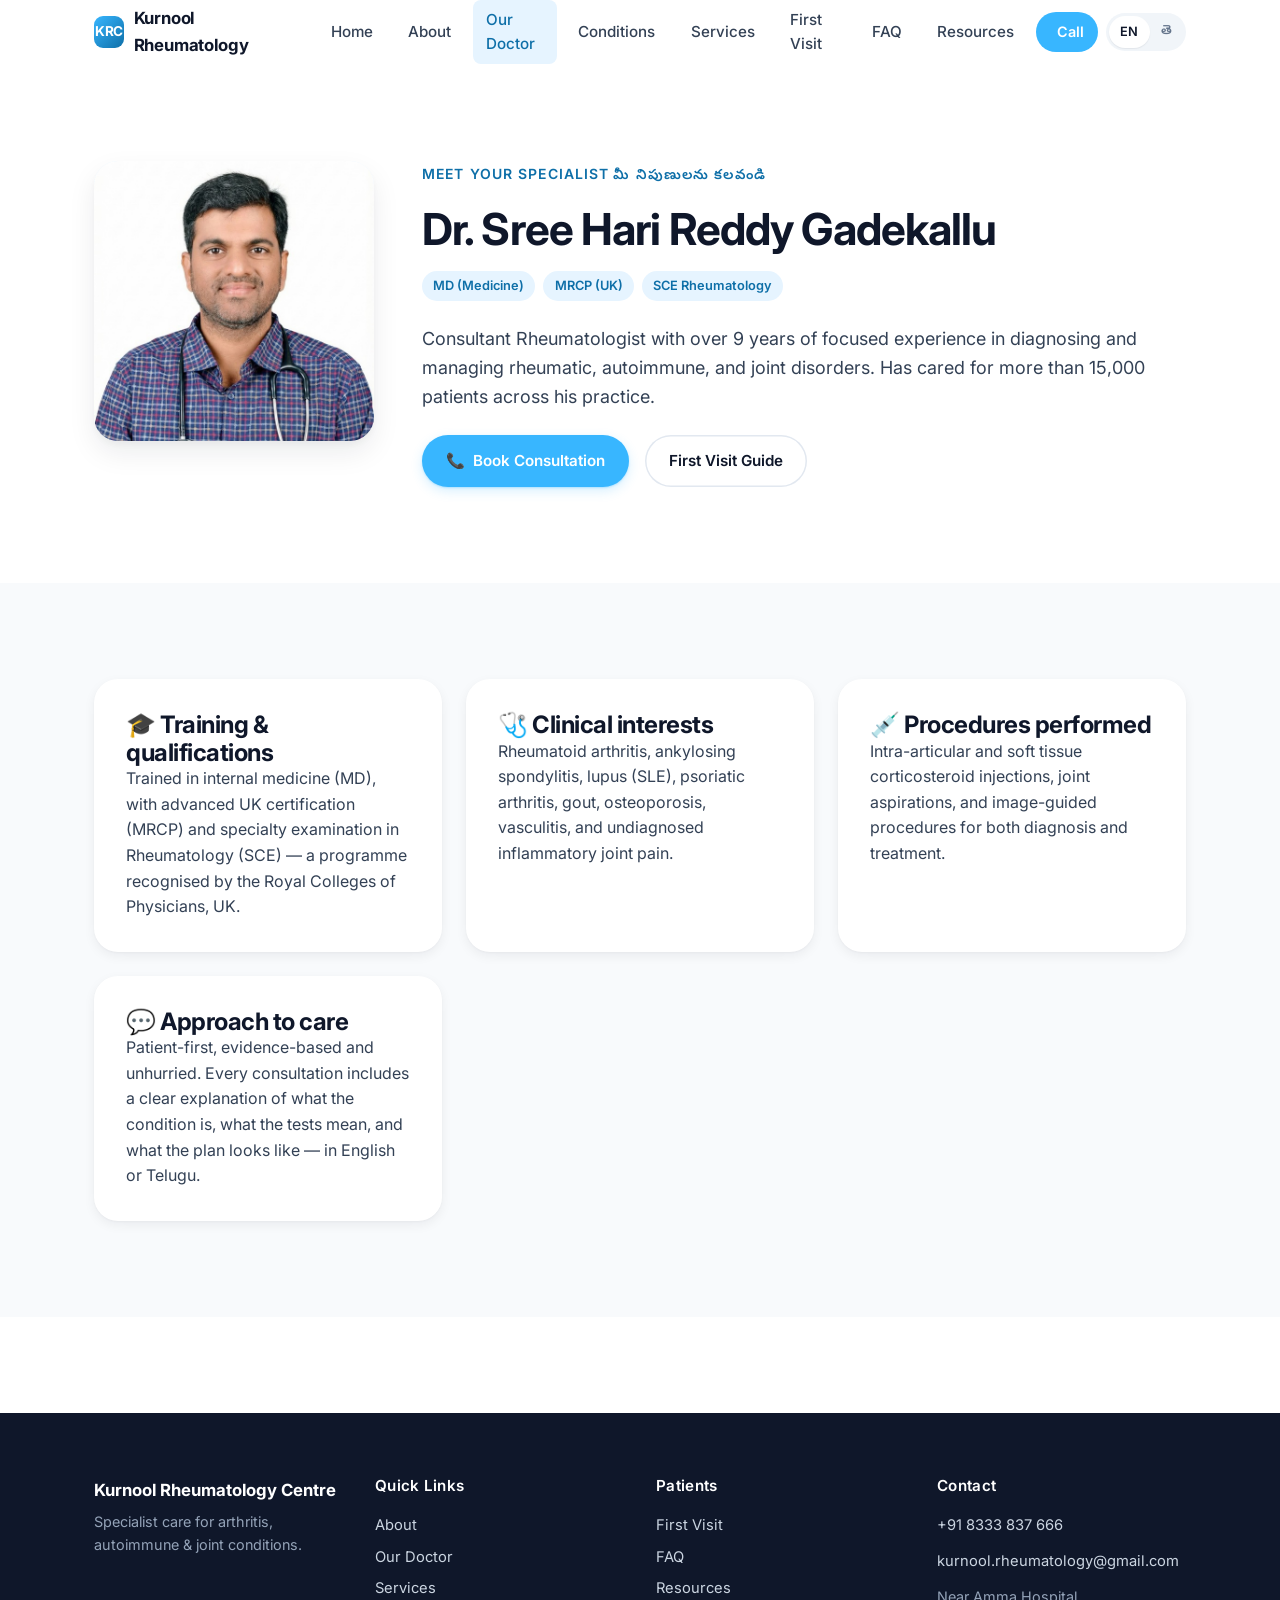
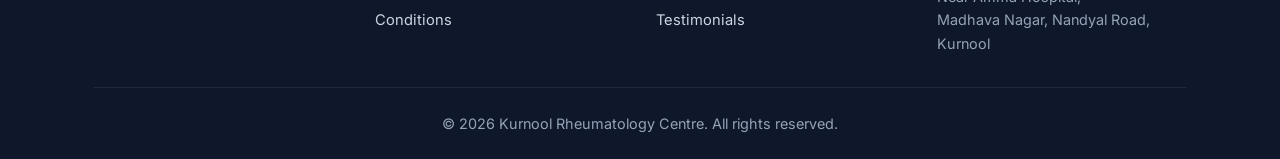
<file: team.html>
<!DOCTYPE html>
<html lang="en">
<head>
    <meta charset="UTF-8" />
    <meta name="viewport" content="width=device-width, initial-scale=1, viewport-fit=cover" />
    <meta name="theme-color" content="#38b6ff" />
    <title>Our Doctor — Kurnool Rheumatology Centre</title>
    <meta name="description" content="Dr. Sree Hari Reddy Gadekallu — MD, MRCP (SCE Rheumatology). 9+ years of focused rheumatology practice. 15,000+ patients treated." />
    <link rel="canonical" href="https://rheumatology.center/team.html" />
    <meta property="og:type" content="website" />
    <meta property="og:url" content="https://rheumatology.center/team.html" />
    <meta property="og:title" content="Our Doctor — Kurnool Rheumatology Centre" />
    <meta property="og:description" content="Dr. Sree Hari Reddy Gadekallu — MD, MRCP (SCE Rheumatology). 9+ years of focused rheumatology practice. 15,000+ patients treated." />
    <meta property="og:image" content="https://rheumatology.center/img/hero-clinic.jpg" />
    <meta property="og:image:width" content="1200" />
    <meta property="og:image:height" content="1500" />
    <meta property="og:site_name" content="Kurnool Rheumatology Centre" />
    <meta property="og:locale" content="en_IN" />
    <meta property="og:locale:alternate" content="te_IN" />
    <meta name="twitter:card" content="summary_large_image" />
    <meta name="twitter:title" content="Our Doctor — Kurnool Rheumatology Centre" />
    <meta name="twitter:description" content="Dr. Sree Hari Reddy Gadekallu — MD, MRCP (SCE Rheumatology). 9+ years of focused rheumatology practice. 15,000+ patients treated." />
    <meta name="twitter:image" content="https://rheumatology.center/img/hero-clinic.jpg" />
    <meta name="robots" content="index, follow, max-image-preview:large" />
    <link rel="icon" type="image/svg+xml" href="img/favicon.svg" />
    <link rel="preconnect" href="https://fonts.googleapis.com" />
    <link rel="preconnect" href="https://fonts.gstatic.com" crossorigin />
    <link href="https://fonts.googleapis.com/css2?family=Inter:wght@400;500;600;700;800&family=Noto+Sans+Telugu:wght@400;500;600;700&display=swap" rel="stylesheet" />
    <link rel="stylesheet" href="css/styles.css" />
</head>
<body>

<header class="nav">
    <div class="nav__inner">
        <a href="index.html" class="nav__brand"><span class="nav__brand-mark">KRC</span><span data-lang="en">Kurnool Rheumatology</span><span data-lang="te" class="telugu" hidden>కర్నూల్ రుమటాలజీ</span></a>
        <button class="menu-toggle" aria-label="Open menu" aria-expanded="false"><span></span></button>
        <ul class="nav__menu">
            <li><a class="nav__link" href="index.html"><span data-lang="en">Home</span><span data-lang="te" class="telugu" hidden>హోమ్</span></a></li>
            <li><a class="nav__link" href="about.html"><span data-lang="en">About</span><span data-lang="te" class="telugu" hidden>మా గురించి</span></a></li>
            <li><a class="nav__link" href="team.html"><span data-lang="en">Our Doctor</span><span data-lang="te" class="telugu" hidden>మా వైద్యులు</span></a></li>
            <li><a class="nav__link" href="conditions.html"><span data-lang="en">Conditions</span><span data-lang="te" class="telugu" hidden>సమస్యలు</span></a></li>
            <li><a class="nav__link" href="services.html"><span data-lang="en">Services</span><span data-lang="te" class="telugu" hidden>సేవలు</span></a></li>
            <li><a class="nav__link" href="first-visit.html"><span data-lang="en">First Visit</span><span data-lang="te" class="telugu" hidden>మొదటి సందర్శన</span></a></li>
            <li><a class="nav__link" href="faq.html"><span data-lang="en">FAQ</span><span data-lang="te" class="telugu" hidden>ప్రశ్నలు</span></a></li>
            <li><a class="nav__link" href="resources.html"><span data-lang="en">Resources</span><span data-lang="te" class="telugu" hidden>వనరులు</span></a></li>
            <li class="nav__tools">
                <a class="nav__phone" href="tel:+918333837666"><svg width="14" height="14" viewBox="0 0 24 24" fill="none" stroke="currentColor" stroke-width="2.5" stroke-linecap="round" stroke-linejoin="round"><path d="M22 16.92v3a2 2 0 0 1-2.18 2 19.79 19.79 0 0 1-8.63-3.07 19.5 19.5 0 0 1-6-6 19.79 19.79 0 0 1-3.07-8.67A2 2 0 0 1 4.11 2h3a2 2 0 0 1 2 1.72c.127.96.361 1.903.7 2.81a2 2 0 0 1-.45 2.11L8.09 9.91a16 16 0 0 0 6 6l1.27-1.27a2 2 0 0 1 2.11-.45c.907.339 1.85.573 2.81.7A2 2 0 0 1 22 16.92z"/></svg>Call</a>
                <div class="lang-toggle" role="group" aria-label="Language"><button data-lang="en" type="button">EN</button><button data-lang="te" type="button" class="telugu">తె</button></div>
            </li>
        </ul>
    </div>
</header>

<section class="section">
    <div class="wrap">
        <div class="profile fade-up">
            <div class="profile__photo">
                <img src="img/dr-gadekallu.jpg" alt="Dr. Sree Hari Reddy Gadekallu, MD, MRCP" />
            </div>
            <div>
                <span class="eyebrow" data-lang="en">Meet your specialist</span>
                <span class="eyebrow telugu" data-lang="te" hidden>మీ నిపుణులను కలవండి</span>
                <h1 data-lang="en">Dr. Sree Hari Reddy Gadekallu</h1>
                <h1 data-lang="te" class="telugu" hidden>డా. శ్రీ హరి రెడ్డి గాడేకల్లు</h1>
                <ul class="profile__creds">
                    <li>MD (Medicine)</li>
                    <li>MRCP (UK)</li>
                    <li>SCE Rheumatology</li>
                </ul>
                <p class="lead" data-lang="en">Consultant Rheumatologist with over 9 years of focused experience in diagnosing and managing rheumatic, autoimmune, and joint disorders. Has cared for more than 15,000 patients across his practice.</p>
                <p class="lead telugu" data-lang="te" hidden>9+ సంవత్సరాల అనుభవం ఉన్న కన్సల్టెంట్ రుమటాలజిస్ట్. రుమటాయిడ్, ఆటోఇమ్యూన్, కీళ్ల సమస్యల నిర్ధారణ మరియు చికిత్సలో ప్రత్యేకత. 15,000+ పేషెంట్లకు చికిత్స అందించారు.</p>
                <div style="display:flex;gap:var(--s-2);flex-wrap:wrap;margin-top:var(--s-3);">
                    <a href="tel:+918333837666" class="btn btn--primary">📞 <span data-lang="en">Book Consultation</span><span data-lang="te" class="telugu" hidden>కన్సల్టేషన్ బుక్ చేయండి</span></a>
                    <a href="first-visit.html" class="btn btn--outline"><span data-lang="en">First Visit Guide</span><span data-lang="te" class="telugu" hidden>మొదటి సందర్శన గైడ్</span></a>
                </div>
            </div>
        </div>
    </div>
</section>

<section class="section section--soft">
    <div class="wrap">
        <div class="grid grid-2">
            <div class="feature-card animate-on-scroll">
                <h3 data-lang="en">🎓 Training &amp; qualifications</h3>
                <h3 class="telugu" data-lang="te" hidden>🎓 శిక్షణ &amp; అర్హతలు</h3>
                <p data-lang="en">Trained in internal medicine (MD), with advanced UK certification (MRCP) and specialty examination in Rheumatology (SCE) — a programme recognised by the Royal Colleges of Physicians, UK.</p>
                <p class="telugu" data-lang="te" hidden>జనరల్ మెడిసిన్‌లో MD, UK నుండి MRCP, మరియు రుమటాలజీలో SCE — UK రాయల్ కాలేజ్ ఆఫ్ ఫిజీషియన్స్ గుర్తించిన ప్రోగ్రామ్.</p>
            </div>
            <div class="feature-card animate-on-scroll">
                <h3 data-lang="en">🩺 Clinical interests</h3>
                <h3 class="telugu" data-lang="te" hidden>🩺 క్లినికల్ ఆసక్తులు</h3>
                <p data-lang="en">Rheumatoid arthritis, ankylosing spondylitis, lupus (SLE), psoriatic arthritis, gout, osteoporosis, vasculitis, and undiagnosed inflammatory joint pain.</p>
                <p class="telugu" data-lang="te" hidden>రుమటాయిడ్ ఆర్థరైటిస్, ఆంకిలోజింగ్ స్పాండిలైటిస్, లూపస్ (SLE), సోరియాటిక్ ఆర్థరైటిస్, గౌట్, ఎముకల పూర్ణాన్నత తగ్గుదల, వాస్క్యులైటిస్.</p>
            </div>
            <div class="feature-card animate-on-scroll">
                <h3 data-lang="en">💉 Procedures performed</h3>
                <h3 class="telugu" data-lang="te" hidden>💉 ప్రక్రియలు</h3>
                <p data-lang="en">Intra-articular and soft tissue corticosteroid injections, joint aspirations, and image-guided procedures for both diagnosis and treatment.</p>
                <p class="telugu" data-lang="te" hidden>ఇంట్రా ఆర్టిక్యులర్ &amp; సాఫ్ట్ టిష్యూ ఇంజెక్షన్లు, జాయింట్ ఆస్పిరేషన్, నిర్ధారణ &amp; చికిత్స ప్రక్రియలు.</p>
            </div>
            <div class="feature-card animate-on-scroll">
                <h3 data-lang="en">💬 Approach to care</h3>
                <h3 class="telugu" data-lang="te" hidden>💬 చికిత్స విధానం</h3>
                <p data-lang="en">Patient-first, evidence-based and unhurried. Every consultation includes a clear explanation of what the condition is, what the tests mean, and what the plan looks like — in English or Telugu.</p>
                <p class="telugu" data-lang="te" hidden>పేషెంట్ ముందుగా, శాస్త్రీయంగా, శ్రద్ధగా. ప్రతి కన్సల్టేషన్‌లో సమస్య ఏమిటి, టెస్ట్‌ల అర్థం ఏమిటి, తదుపరి ప్లాన్ ఏమిటి అన్నీ స్పష్టంగా వివరిస్తారు.</p>
            </div>
        </div>
    </div>
</section>

<footer class="footer">
    <div class="wrap">
        <div class="footer__grid">
            <div><div class="footer__brand-name">Kurnool Rheumatology Centre</div><p data-lang="en">Specialist care for arthritis, autoimmune & joint conditions.</p><p class="telugu" data-lang="te" hidden>ఆర్థరైటిస్, ఆటోఇమ్యూన్ &amp; కీళ్ల సమస్యలకు నిపుణుల సంరక్షణ.</p></div>
            <div><h4 data-lang="en">Quick Links</h4><h4 class="telugu" data-lang="te" hidden>త్వరిత లింకులు</h4><a href="about.html"><span data-lang="en">About</span><span data-lang="te" class="telugu" hidden>మా గురించి</span></a><a href="team.html"><span data-lang="en">Our Doctor</span><span data-lang="te" class="telugu" hidden>మా వైద్యులు</span></a><a href="services.html"><span data-lang="en">Services</span><span data-lang="te" class="telugu" hidden>సేవలు</span></a><a href="conditions.html"><span data-lang="en">Conditions</span><span data-lang="te" class="telugu" hidden>సమస్యలు</span></a></div>
            <div><h4 data-lang="en">Patients</h4><h4 class="telugu" data-lang="te" hidden>పేషెంట్లు</h4><a href="first-visit.html"><span data-lang="en">First Visit</span><span data-lang="te" class="telugu" hidden>మొదటి సందర్శన</span></a><a href="faq.html"><span data-lang="en">FAQ</span><span data-lang="te" class="telugu" hidden>తరచుగా అడిగే ప్రశ్నలు</span></a><a href="resources.html"><span data-lang="en">Resources</span><span data-lang="te" class="telugu" hidden>వనరులు</span></a><a href="testimonials.html"><span data-lang="en">Testimonials</span><span data-lang="te" class="telugu" hidden>పేషెంట్ అనుభవాలు</span></a></div>
            <div><h4 data-lang="en">Contact</h4><h4 class="telugu" data-lang="te" hidden>సంప్రదింపు</h4><p style="margin: 0.25rem 0;"><a href="tel:+918333837666">+91 8333 837 666</a></p><p style="margin: 0.25rem 0;"><a href="mailto:kurnool.rheumatology@gmail.com">kurnool.rheumatology@gmail.com</a></p><p style="margin: 0.5rem 0 0;" data-lang="en">Near Amma Hospital,<br/>Madhava Nagar, Nandyal Road,<br/>Kurnool</p><p style="margin: 0.5rem 0 0;" class="telugu" data-lang="te" hidden>అమ్మ హాస్పిటల్ సమీపంలో,<br/>మాధవ నగర్, నంద్యాల రోడ్,<br/>కర్నూల్</p></div>
        </div>
        <div class="footer__bottom"><p>&copy; <span id="year">2026</span> Kurnool Rheumatology Centre. <span data-lang="en">All rights reserved.</span><span data-lang="te" class="telugu" hidden>అన్ని హక్కులు రిజర్వ్ చేయబడ్డాయి.</span></p></div>
    </div>
</footer>

<a href="tel:+918333837666" class="fab-call" aria-label="Call clinic"><svg width="22" height="22" viewBox="0 0 24 24" fill="none" stroke="currentColor" stroke-width="2.4" stroke-linecap="round" stroke-linejoin="round"><path d="M22 16.92v3a2 2 0 0 1-2.18 2 19.79 19.79 0 0 1-8.63-3.07 19.5 19.5 0 0 1-6-6 19.79 19.79 0 0 1-3.07-8.67A2 2 0 0 1 4.11 2h3a2 2 0 0 1 2 1.72c.127.96.361 1.903.7 2.81a2 2 0 0 1-.45 2.11L8.09 9.91a16 16 0 0 0 6 6l1.27-1.27a2 2 0 0 1 2.11-.45c.907.339 1.85.573 2.81.7A2 2 0 0 1 22 16.92z"/></svg></a>
<script>document.getElementById('year').textContent = new Date().getFullYear();</script>
<!-- GoatCounter Analytics -->
<script data-goatcounter="https://krc.goatcounter.com/count" async src="//gc.zgo.at/count.js"></script>
<!-- End GoatCounter Analytics -->
<script src="js/main.js"></script>
</body>
</html>
</file>
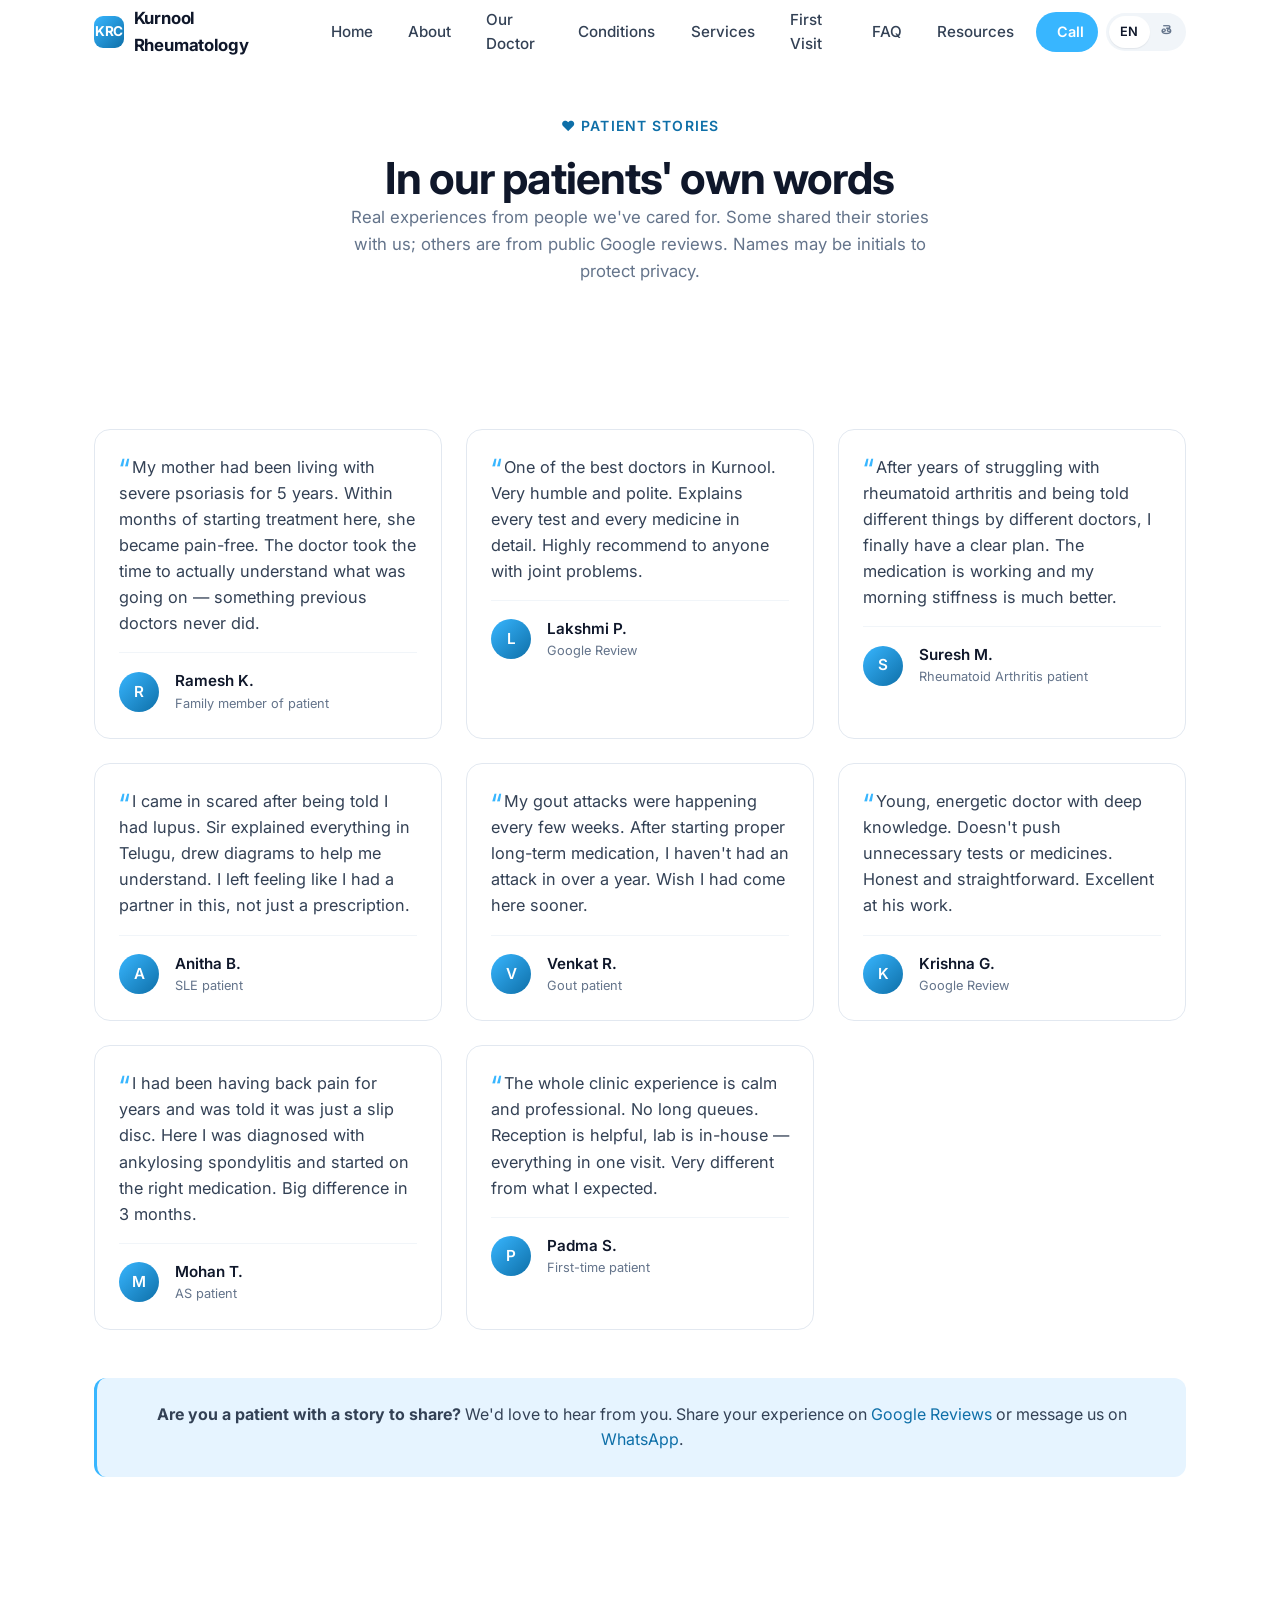
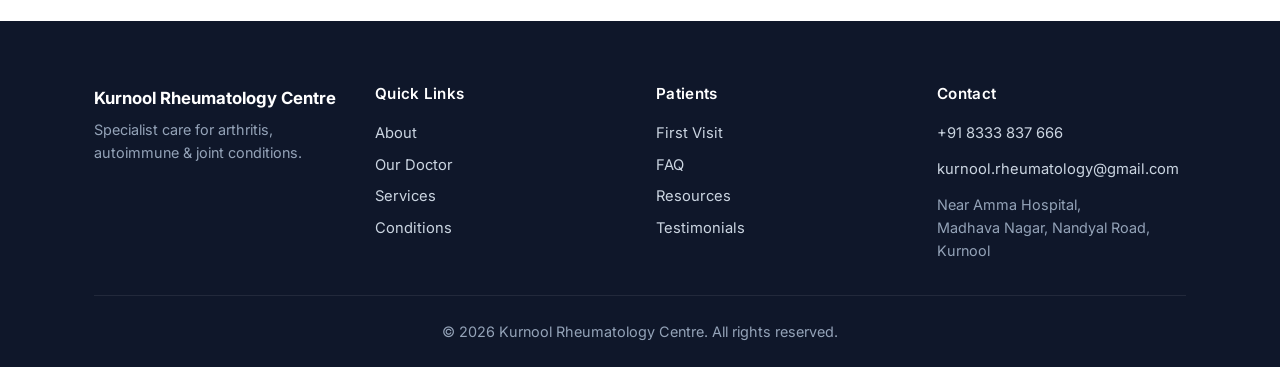
<file: testimonials.html>
<!DOCTYPE html>
<html lang="en">
<head>
    <meta charset="UTF-8" />
    <meta name="viewport" content="width=device-width, initial-scale=1, viewport-fit=cover" />
    <meta name="theme-color" content="#38b6ff" />
    <title>Patient Stories — Kurnool Rheumatology Centre</title>
    <meta name="description" content="Real patient stories from Kurnool Rheumatology Centre — experiences shared by people we've treated for arthritis, lupus, gout and other rheumatic conditions." />
    <link rel="canonical" href="https://rheumatology.center/testimonials.html" />
    <meta property="og:type" content="website" />
    <meta property="og:url" content="https://rheumatology.center/testimonials.html" />
    <meta property="og:title" content="Patient Stories — Kurnool Rheumatology Centre" />
    <meta property="og:description" content="Real patient stories from Kurnool Rheumatology Centre — experiences shared by people we've treated for arthritis, lupus, gout and other rheumatic conditions." />
    <meta property="og:image" content="https://rheumatology.center/img/hero-clinic.jpg" />
    <meta property="og:image:width" content="1200" />
    <meta property="og:image:height" content="1500" />
    <meta property="og:site_name" content="Kurnool Rheumatology Centre" />
    <meta property="og:locale" content="en_IN" />
    <meta property="og:locale:alternate" content="te_IN" />
    <meta name="twitter:card" content="summary_large_image" />
    <meta name="twitter:title" content="Patient Stories — Kurnool Rheumatology Centre" />
    <meta name="twitter:description" content="Real patient stories from Kurnool Rheumatology Centre — experiences shared by people we've treated for arthritis, lupus, gout and other rheumatic conditions." />
    <meta name="twitter:image" content="https://rheumatology.center/img/hero-clinic.jpg" />
    <meta name="robots" content="index, follow, max-image-preview:large" />
    <link rel="icon" type="image/svg+xml" href="img/favicon.svg" />
    <link rel="preconnect" href="https://fonts.googleapis.com" />
    <link rel="preconnect" href="https://fonts.gstatic.com" crossorigin />
    <link href="https://fonts.googleapis.com/css2?family=Inter:wght@400;500;600;700;800&family=Noto+Sans+Telugu:wght@400;500;600;700&display=swap" rel="stylesheet" />
    <link rel="stylesheet" href="css/styles.css" />
</head>
<body>

<header class="nav">
    <div class="nav__inner">
        <a href="index.html" class="nav__brand"><span class="nav__brand-mark">KRC</span><span data-lang="en">Kurnool Rheumatology</span><span data-lang="te" class="telugu" hidden>కర్నూల్ రుమటాలజీ</span></a>
        <button class="menu-toggle" aria-label="Open menu" aria-expanded="false"><span></span></button>
        <ul class="nav__menu">
            <li><a class="nav__link" href="index.html"><span data-lang="en">Home</span><span data-lang="te" class="telugu" hidden>హోమ్</span></a></li>
            <li><a class="nav__link" href="about.html"><span data-lang="en">About</span><span data-lang="te" class="telugu" hidden>మా గురించి</span></a></li>
            <li><a class="nav__link" href="team.html"><span data-lang="en">Our Doctor</span><span data-lang="te" class="telugu" hidden>మా వైద్యులు</span></a></li>
            <li><a class="nav__link" href="conditions.html"><span data-lang="en">Conditions</span><span data-lang="te" class="telugu" hidden>సమస్యలు</span></a></li>
            <li><a class="nav__link" href="services.html"><span data-lang="en">Services</span><span data-lang="te" class="telugu" hidden>సేవలు</span></a></li>
            <li><a class="nav__link" href="first-visit.html"><span data-lang="en">First Visit</span><span data-lang="te" class="telugu" hidden>మొదటి సందర్శన</span></a></li>
            <li><a class="nav__link" href="faq.html"><span data-lang="en">FAQ</span><span data-lang="te" class="telugu" hidden>ప్రశ్నలు</span></a></li>
            <li><a class="nav__link" href="resources.html"><span data-lang="en">Resources</span><span data-lang="te" class="telugu" hidden>వనరులు</span></a></li>
            <li class="nav__tools">
                <a class="nav__phone" href="tel:+918333837666"><svg width="14" height="14" viewBox="0 0 24 24" fill="none" stroke="currentColor" stroke-width="2.5" stroke-linecap="round" stroke-linejoin="round"><path d="M22 16.92v3a2 2 0 0 1-2.18 2 19.79 19.79 0 0 1-8.63-3.07 19.5 19.5 0 0 1-6-6 19.79 19.79 0 0 1-3.07-8.67A2 2 0 0 1 4.11 2h3a2 2 0 0 1 2 1.72c.127.96.361 1.903.7 2.81a2 2 0 0 1-.45 2.11L8.09 9.91a16 16 0 0 0 6 6l1.27-1.27a2 2 0 0 1 2.11-.45c.907.339 1.85.573 2.81.7A2 2 0 0 1 22 16.92z"/></svg>Call</a>
                <div class="lang-toggle" role="group" aria-label="Language"><button data-lang="en" type="button">EN</button><button data-lang="te" type="button" class="telugu">తె</button></div>
            </li>
        </ul>
    </div>
</header>

<section class="section section--tight">
    <div class="wrap">
        <div class="section-head fade-up">
            <span class="eyebrow">❤️ <span data-lang="en">Patient Stories</span><span class="telugu" data-lang="te" hidden>పేషెంట్ కథలు</span></span>
            <h1 data-lang="en">In our patients' own words</h1>
            <h1 data-lang="te" class="telugu" hidden>మా పేషెంట్ల సొంత మాటల్లో</h1>
            <p data-lang="en">Real experiences from people we've cared for. Some shared their stories with us; others are from public Google reviews. Names may be initials to protect privacy.</p>
            <p class="telugu" data-lang="te" hidden>మేము సంరక్షించిన వ్యక్తుల నిజమైన అనుభవాలు. కొంతమంది మాతో పంచుకున్నారు; ఇతరులు పబ్లిక్ గూగుల్ రివ్యూస్ నుండి. గోప్యత కోసం పేర్లు అక్షరాలుగా చూపబడ్డాయి.</p>
        </div>
    </div>
</section>

<section class="section--tight">
    <div class="wrap">
        <div class="grid grid-2">

            <div class="testimonial animate-on-scroll">
                <p class="testimonial__quote" data-lang="en">My mother had been living with severe psoriasis for 5 years. Within months of starting treatment here, she became pain-free. The doctor took the time to actually understand what was going on — something previous doctors never did.</p>
                <p class="testimonial__quote telugu" data-lang="te" hidden>మా అమ్మ 5 సంవత్సరాలుగా తీవ్రమైన సోరియాసిస్‌తో బాధపడుతున్నారు. ఇక్కడ చికిత్స మొదలుపెట్టిన కొన్ని నెలల్లోనే నొప్పి పూర్తిగా తగ్గింది. డాక్టర్ నిజంగా అర్థం చేసుకోవడానికి సమయం తీసుకున్నారు.</p>
                <div class="testimonial__author"><div class="testimonial__avatar">R</div><div><div class="testimonial__name">Ramesh K.</div><div class="testimonial__meta" data-lang="en">Family member of patient</div><div class="testimonial__meta telugu" data-lang="te" hidden>పేషెంట్ కుటుంబ సభ్యుడు</div></div></div>
            </div>

            <div class="testimonial animate-on-scroll">
                <p class="testimonial__quote" data-lang="en">One of the best doctors in Kurnool. Very humble and polite. Explains every test and every medicine in detail. Highly recommend to anyone with joint problems.</p>
                <p class="testimonial__quote telugu" data-lang="te" hidden>కర్నూల్‌లో ఉత్తమ వైద్యులలో ఒకరు. చాలా వినయంగా, మర్యాదగా ఉంటారు. ప్రతి టెస్ట్, ప్రతి మందు గురించి వివరంగా చెబుతారు. కీళ్ల సమస్యలు ఉన్నవారికి బాగా సిఫార్సు చేస్తున్నాను.</p>
                <div class="testimonial__author"><div class="testimonial__avatar">L</div><div><div class="testimonial__name">Lakshmi P.</div><div class="testimonial__meta" data-lang="en">Google Review</div><div class="testimonial__meta telugu" data-lang="te" hidden>గూగుల్ రివ్యూ</div></div></div>
            </div>

            <div class="testimonial animate-on-scroll">
                <p class="testimonial__quote" data-lang="en">After years of struggling with rheumatoid arthritis and being told different things by different doctors, I finally have a clear plan. The medication is working and my morning stiffness is much better.</p>
                <p class="testimonial__quote telugu" data-lang="te" hidden>సంవత్సరాలుగా రుమటాయిడ్ ఆర్థరైటిస్‌తో బాధపడిన తర్వాత, వేర్వేరు డాక్టర్లు వేర్వేరు విషయాలు చెప్పిన తర్వాత, నాకు ఇప్పుడు స్పష్టమైన ప్రణాళిక ఉంది. మందు పనిచేస్తోంది, ఉదయపు బిగుసుకుపోవడం చాలా మెరుగుపడింది.</p>
                <div class="testimonial__author"><div class="testimonial__avatar">S</div><div><div class="testimonial__name">Suresh M.</div><div class="testimonial__meta" data-lang="en">Rheumatoid Arthritis patient</div><div class="testimonial__meta telugu" data-lang="te" hidden>రుమటాయిడ్ ఆర్థరైటిస్ పేషెంట్</div></div></div>
            </div>

            <div class="testimonial animate-on-scroll">
                <p class="testimonial__quote" data-lang="en">I came in scared after being told I had lupus. Sir explained everything in Telugu, drew diagrams to help me understand. I left feeling like I had a partner in this, not just a prescription.</p>
                <p class="testimonial__quote telugu" data-lang="te" hidden>నాకు లూపస్ ఉందని తెలిసి భయపడుతూ వచ్చాను. సర్ తెలుగులో అన్నీ వివరించారు, నాకు అర్థమయ్యేలా బొమ్మలు గీశారు. కేవలం ప్రిస్క్రిప్షన్ కాదు, నాతో పాటు నడిచే సహచరుడు దొరికినట్లు అనిపించింది.</p>
                <div class="testimonial__author"><div class="testimonial__avatar">A</div><div><div class="testimonial__name">Anitha B.</div><div class="testimonial__meta" data-lang="en">SLE patient</div><div class="testimonial__meta telugu" data-lang="te" hidden>లూపస్ పేషెంట్</div></div></div>
            </div>

            <div class="testimonial animate-on-scroll">
                <p class="testimonial__quote" data-lang="en">My gout attacks were happening every few weeks. After starting proper long-term medication, I haven't had an attack in over a year. Wish I had come here sooner.</p>
                <p class="testimonial__quote telugu" data-lang="te" hidden>నా గౌట్ దాడులు ప్రతి కొన్ని వారాలకు జరిగేవి. సరైన దీర్ఘకాలిక మందులు మొదలుపెట్టిన తర్వాత, ఒక సంవత్సరానికి పైగా దాడి రాలేదు. ముందుగానే ఇక్కడికి వచ్చి ఉంటే బాగుండేది.</p>
                <div class="testimonial__author"><div class="testimonial__avatar">V</div><div><div class="testimonial__name">Venkat R.</div><div class="testimonial__meta" data-lang="en">Gout patient</div><div class="testimonial__meta telugu" data-lang="te" hidden>గౌట్ పేషెంట్</div></div></div>
            </div>

            <div class="testimonial animate-on-scroll">
                <p class="testimonial__quote" data-lang="en">Young, energetic doctor with deep knowledge. Doesn't push unnecessary tests or medicines. Honest and straightforward. Excellent at his work.</p>
                <p class="testimonial__quote telugu" data-lang="te" hidden>యువ, శక్తివంతమైన, లోతైన పరిజ్ఞానం ఉన్న వైద్యులు. అనవసరమైన టెస్ట్‌లు, మందులు రాయరు. నిజాయితీగా, స్పష్టంగా చెబుతారు. తన పనిలో అద్భుతం.</p>
                <div class="testimonial__author"><div class="testimonial__avatar">K</div><div><div class="testimonial__name">Krishna G.</div><div class="testimonial__meta" data-lang="en">Google Review</div><div class="testimonial__meta telugu" data-lang="te" hidden>గూగుల్ రివ్యూ</div></div></div>
            </div>

            <div class="testimonial animate-on-scroll">
                <p class="testimonial__quote" data-lang="en">I had been having back pain for years and was told it was just a slip disc. Here I was diagnosed with ankylosing spondylitis and started on the right medication. Big difference in 3 months.</p>
                <p class="testimonial__quote telugu" data-lang="te" hidden>సంవత్సరాలుగా నడుము నొప్పి ఉండేది, స్లిప్ డిస్క్ అని చెప్పేవారు. ఇక్కడ ఆంకిలోజింగ్ స్పాండిలైటిస్‌గా నిర్ధారణ చేసి సరైన మందు ఇచ్చారు. 3 నెలల్లో పెద్ద మార్పు.</p>
                <div class="testimonial__author"><div class="testimonial__avatar">M</div><div><div class="testimonial__name">Mohan T.</div><div class="testimonial__meta" data-lang="en">AS patient</div><div class="testimonial__meta telugu" data-lang="te" hidden>AS పేషెంట్</div></div></div>
            </div>

            <div class="testimonial animate-on-scroll">
                <p class="testimonial__quote" data-lang="en">The whole clinic experience is calm and professional. No long queues. Reception is helpful, lab is in-house — everything in one visit. Very different from what I expected.</p>
                <p class="testimonial__quote telugu" data-lang="te" hidden>క్లినిక్ అనుభవం మొత్తం ప్రశాంతంగా, ప్రొఫెషనల్‌గా ఉంది. పెద్ద క్యూలు లేవు. రిసెప్షన్ సహాయకారిగా ఉంది, ల్యాబ్ అదే చోట — అన్నీ ఒకే సందర్శనలో. ఊహించిన దానికి భిన్నంగా ఉంది.</p>
                <div class="testimonial__author"><div class="testimonial__avatar">P</div><div><div class="testimonial__name">Padma S.</div><div class="testimonial__meta" data-lang="en">First-time patient</div><div class="testimonial__meta telugu" data-lang="te" hidden>మొదటిసారి పేషెంట్</div></div></div>
            </div>
        </div>

        <div class="callout" style="margin-top: var(--s-5); text-align: center;">
            <p style="margin: 0;" data-lang="en"><strong>Are you a patient with a story to share?</strong> We'd love to hear from you. Share your experience on <a href="https://www.google.com/search?q=Kurnool+Rheumatology+Centre" target="_blank" rel="noopener">Google Reviews</a> or message us on <a href="https://wa.me/918333837666" target="_blank" rel="noopener">WhatsApp</a>.</p>
            <p style="margin: 0;" class="telugu" data-lang="te" hidden><strong>మీరు పంచుకోవాల్సిన కథ ఉన్న పేషెంట్ అయితే?</strong> మీ నుండి వినడానికి మేము ఇష్టపడతాము. <a href="https://www.google.com/search?q=Kurnool+Rheumatology+Centre" target="_blank" rel="noopener">గూగుల్ రివ్యూస్</a> లో పంచుకోండి లేదా <a href="https://wa.me/918333837666" target="_blank" rel="noopener">వాట్సాప్</a> చేయండి.</p>
        </div>
    </div>
</section>

<footer class="footer">
    <div class="wrap">
        <div class="footer__grid">
            <div><div class="footer__brand-name">Kurnool Rheumatology Centre</div><p data-lang="en">Specialist care for arthritis, autoimmune & joint conditions.</p><p class="telugu" data-lang="te" hidden>ఆర్థరైటిస్, ఆటోఇమ్యూన్ &amp; కీళ్ల సమస్యలకు నిపుణుల సంరక్షణ.</p></div>
            <div><h4 data-lang="en">Quick Links</h4><h4 class="telugu" data-lang="te" hidden>త్వరిత లింకులు</h4><a href="about.html"><span data-lang="en">About</span><span data-lang="te" class="telugu" hidden>మా గురించి</span></a><a href="team.html"><span data-lang="en">Our Doctor</span><span data-lang="te" class="telugu" hidden>మా వైద్యులు</span></a><a href="services.html"><span data-lang="en">Services</span><span data-lang="te" class="telugu" hidden>సేవలు</span></a><a href="conditions.html"><span data-lang="en">Conditions</span><span data-lang="te" class="telugu" hidden>సమస్యలు</span></a></div>
            <div><h4 data-lang="en">Patients</h4><h4 class="telugu" data-lang="te" hidden>పేషెంట్లు</h4><a href="first-visit.html"><span data-lang="en">First Visit</span><span data-lang="te" class="telugu" hidden>మొదటి సందర్శన</span></a><a href="faq.html"><span data-lang="en">FAQ</span><span data-lang="te" class="telugu" hidden>తరచుగా అడిగే ప్రశ్నలు</span></a><a href="resources.html"><span data-lang="en">Resources</span><span data-lang="te" class="telugu" hidden>వనరులు</span></a><a href="testimonials.html"><span data-lang="en">Testimonials</span><span data-lang="te" class="telugu" hidden>పేషెంట్ అనుభవాలు</span></a></div>
            <div><h4 data-lang="en">Contact</h4><h4 class="telugu" data-lang="te" hidden>సంప్రదింపు</h4><p style="margin: 0.25rem 0;"><a href="tel:+918333837666">+91 8333 837 666</a></p><p style="margin: 0.25rem 0;"><a href="mailto:kurnool.rheumatology@gmail.com">kurnool.rheumatology@gmail.com</a></p><p style="margin: 0.5rem 0 0;" data-lang="en">Near Amma Hospital,<br/>Madhava Nagar, Nandyal Road,<br/>Kurnool</p><p style="margin: 0.5rem 0 0;" class="telugu" data-lang="te" hidden>అమ్మ హాస్పిటల్ సమీపంలో,<br/>మాధవ నగర్, నంద్యాల రోడ్,<br/>కర్నూల్</p></div>
        </div>
        <div class="footer__bottom"><p>&copy; <span id="year">2026</span> Kurnool Rheumatology Centre. <span data-lang="en">All rights reserved.</span><span data-lang="te" class="telugu" hidden>అన్ని హక్కులు రిజర్వ్ చేయబడ్డాయి.</span></p></div>
    </div>
</footer>

<a href="tel:+918333837666" class="fab-call" aria-label="Call clinic"><svg width="22" height="22" viewBox="0 0 24 24" fill="none" stroke="currentColor" stroke-width="2.4" stroke-linecap="round" stroke-linejoin="round"><path d="M22 16.92v3a2 2 0 0 1-2.18 2 19.79 19.79 0 0 1-8.63-3.07 19.5 19.5 0 0 1-6-6 19.79 19.79 0 0 1-3.07-8.67A2 2 0 0 1 4.11 2h3a2 2 0 0 1 2 1.72c.127.96.361 1.903.7 2.81a2 2 0 0 1-.45 2.11L8.09 9.91a16 16 0 0 0 6 6l1.27-1.27a2 2 0 0 1 2.11-.45c.907.339 1.85.573 2.81.7A2 2 0 0 1 22 16.92z"/></svg></a>
<script>document.getElementById('year').textContent = new Date().getFullYear();</script>
<!-- GoatCounter Analytics -->
<script data-goatcounter="https://krc.goatcounter.com/count" async src="//gc.zgo.at/count.js"></script>
<!-- End GoatCounter Analytics -->
<script src="js/main.js"></script>
</body>
</html>
</file>
<file: css/styles.css>
/* =========================================================
   Kurnool Rheumatology Centre
   Design language: Apple HIG + Material You inspired
   Mobile-first, bilingual (EN / Telugu)
   ========================================================= */

/* ---------- Design Tokens ---------- */
:root {
    /* Brand */
    --color-brand: #38b6ff;
    --color-brand-hover: #1a8cd8;
    --color-brand-deep: #0e6fa8;
    --color-brand-tint: #e6f4ff;
    --color-brand-wash: #f0f8ff;

    /* Neutrals */
    --color-ink: #0f172a;
    --color-ink-soft: #334155;
    --color-muted: #64748b;
    --color-line: #e2e8f0;
    --color-line-soft: #f1f5f9;
    --color-surface: #ffffff;
    --color-surface-2: #f8fafc;

    /* Semantic */
    --color-success: #10b981;
    --color-warning: #f59e0b;
    --color-danger:  #ef4444;

    /* Type */
    --font-en: 'Inter', -apple-system, BlinkMacSystemFont, 'Segoe UI', Roboto, sans-serif;
    --font-te: 'Noto Sans Telugu', 'Inter', sans-serif;

    /* Type scale (fluid) */
    --fs-display: clamp(2.25rem, 4vw + 1rem, 3.75rem);
    --fs-h1: clamp(1.875rem, 2.5vw + 1rem, 2.75rem);
    --fs-h2: clamp(1.5rem, 1.6vw + 1rem, 2rem);
    --fs-h3: clamp(1.25rem, 1vw + 1rem, 1.5rem);
    --fs-h4: 1.125rem;
    --fs-body: 1rem;
    --fs-small: 0.875rem;
    --fs-tiny: 0.75rem;

    /* Spacing (8px base) */
    --s-1: 0.5rem;
    --s-2: 1rem;
    --s-3: 1.5rem;
    --s-4: 2rem;
    --s-5: 3rem;
    --s-6: 4rem;
    --s-7: 6rem;
    --s-8: 8rem;

    /* Radius */
    --r-sm: 8px;
    --r-md: 12px;
    --r-lg: 16px;
    --r-xl: 24px;
    --r-pill: 9999px;

    /* Shadows (soft, layered, Apple-ish) */
    --shadow-1: 0 1px 2px rgba(15, 23, 42, 0.04), 0 1px 1px rgba(15, 23, 42, 0.03);
    --shadow-2: 0 4px 12px rgba(15, 23, 42, 0.06), 0 1px 3px rgba(15, 23, 42, 0.04);
    --shadow-3: 0 12px 28px rgba(15, 23, 42, 0.08), 0 4px 8px rgba(15, 23, 42, 0.04);
    --shadow-4: 0 24px 48px rgba(15, 23, 42, 0.12), 0 8px 16px rgba(15, 23, 42, 0.06);

    /* Motion */
    --ease: cubic-bezier(0.22, 1, 0.36, 1);
    --t-fast: 150ms;
    --t-base: 250ms;
    --t-slow: 400ms;

    /* Layout */
    --max-w: 1140px;
    --nav-h: 64px;
}

/* ---------- Reset ---------- */
*, *::before, *::after { box-sizing: border-box; }
* { margin: 0; }
html, body { height: 100%; }
html {
    scroll-behavior: smooth;
    -webkit-text-size-adjust: 100%;
    text-rendering: optimizeLegibility;
}
body {
    font-family: var(--font-en);
    font-size: var(--fs-body);
    line-height: 1.6;
    color: var(--color-ink);
    background-color: var(--color-surface);
    -webkit-font-smoothing: antialiased;
    -moz-osx-font-smoothing: grayscale;
    overflow-x: hidden;
}
body[lang="te"], .telugu { font-family: var(--font-te); }

img, svg, video { display: block; max-width: 100%; height: auto; }
button { font: inherit; cursor: pointer; border: none; background: none; color: inherit; }
input, textarea, select { font: inherit; color: inherit; }
a { color: var(--color-brand-deep); text-decoration: none; transition: color var(--t-fast) var(--ease); }
a:hover { color: var(--color-brand); }
:focus-visible { outline: 2px solid var(--color-brand); outline-offset: 3px; border-radius: 4px; }

/* ---------- Typography ---------- */
h1, h2, h3, h4, h5, h6 {
    font-weight: 700;
    line-height: 1.15;
    letter-spacing: -0.02em;
    color: var(--color-ink);
}
h1 { font-size: var(--fs-h1); }
h2 { font-size: var(--fs-h2); }
h3 { font-size: var(--fs-h3); }
h4 { font-size: var(--fs-h4); font-weight: 600; }
p  { color: var(--color-ink-soft); }
.lead { font-size: 1.125rem; color: var(--color-ink-soft); }
.eyebrow {
    display: inline-block;
    font-size: var(--fs-small);
    font-weight: 600;
    letter-spacing: 0.08em;
    text-transform: uppercase;
    color: var(--color-brand-deep);
    margin-bottom: var(--s-2);
}

/* ---------- Layout primitives ---------- */
.wrap {
    width: 100%;
    max-width: var(--max-w);
    margin-inline: auto;
    padding-inline: var(--s-3);
}
.section { padding-block: var(--s-7); }
.section--tight { padding-block: var(--s-5); }
.section--tint { background-color: var(--color-brand-wash); }
.section--soft { background-color: var(--color-surface-2); }

.grid { display: grid; gap: var(--s-3); }
.grid-2 { grid-template-columns: repeat(auto-fit, minmax(280px, 1fr)); }
.grid-3 { grid-template-columns: repeat(auto-fit, minmax(240px, 1fr)); }
.grid-4 { grid-template-columns: repeat(auto-fit, minmax(200px, 1fr)); }

.stack > * + * { margin-top: var(--s-2); }
.stack-lg > * + * { margin-top: var(--s-4); }

.text-center { text-align: center; }
.mx-auto { margin-inline: auto; }
.measure { max-width: 65ch; }
.measure-sm { max-width: 50ch; }

/* ---------- Navigation ---------- */
.nav {
    position: sticky;
    top: 0;
    z-index: 100;
    background-color: rgba(255, 255, 255, 0.75);
    -webkit-backdrop-filter: saturate(180%) blur(20px);
    backdrop-filter: saturate(180%) blur(20px);
    border-bottom: 1px solid transparent;
    transition: border-color var(--t-base) var(--ease), background-color var(--t-base) var(--ease);
}
.nav.scrolled {
    border-bottom-color: var(--color-line);
    background-color: rgba(255, 255, 255, 0.9);
}
.nav__inner {
    display: flex;
    align-items: center;
    justify-content: space-between;
    gap: var(--s-2);
    height: var(--nav-h);
    max-width: var(--max-w);
    margin-inline: auto;
    padding-inline: var(--s-3);
}
.nav__brand {
    display: flex;
    align-items: center;
    gap: 0.6rem;
    font-weight: 700;
    font-size: 1.05rem;
    color: var(--color-ink);
    letter-spacing: -0.01em;
}
.nav__brand:hover { color: var(--color-ink); }
.nav__brand-mark {
    width: 32px;
    height: 32px;
    border-radius: 9px;
    background: linear-gradient(135deg, var(--color-brand) 0%, var(--color-brand-deep) 100%);
    color: white;
    display: grid;
    place-items: center;
    font-weight: 700;
    font-size: 0.85rem;
    letter-spacing: -0.02em;
}
.nav__menu {
    display: flex;
    align-items: center;
    gap: var(--s-1);
    list-style: none;
    padding: 0;
}
.nav__link {
    display: inline-flex;
    align-items: center;
    padding: 0.5rem 0.85rem;
    font-size: 0.95rem;
    font-weight: 500;
    color: var(--color-ink-soft);
    border-radius: var(--r-sm);
    transition: all var(--t-fast) var(--ease);
}
.nav__link:hover { color: var(--color-ink); background-color: var(--color-line-soft); }
.nav__link.active { color: var(--color-brand-deep); background-color: var(--color-brand-tint); }

.nav__tools {
    display: flex;
    align-items: center;
    gap: var(--s-1);
}
.nav__phone {
    display: inline-flex;
    align-items: center;
    gap: 0.4rem;
    padding: 0.5rem 0.9rem;
    background-color: var(--color-brand);
    color: white;
    border-radius: var(--r-pill);
    font-size: 0.9rem;
    font-weight: 600;
    transition: all var(--t-fast) var(--ease);
}
.nav__phone:hover { background-color: var(--color-brand-deep); color: white; transform: translateY(-1px); }

.lang-toggle {
    display: inline-flex;
    background-color: var(--color-line-soft);
    border-radius: var(--r-pill);
    padding: 3px;
}
.lang-toggle button {
    padding: 0.35rem 0.7rem;
    font-size: 0.8rem;
    font-weight: 600;
    color: var(--color-muted);
    border-radius: var(--r-pill);
    transition: all var(--t-fast) var(--ease);
}
.lang-toggle button.active {
    background-color: var(--color-surface);
    color: var(--color-ink);
    box-shadow: var(--shadow-1);
}

.menu-toggle {
    display: none;
    width: 40px;
    height: 40px;
    border-radius: var(--r-sm);
    align-items: center;
    justify-content: center;
}
.menu-toggle span {
    display: block;
    position: relative;
    width: 20px;
    height: 2px;
    background-color: var(--color-ink);
    border-radius: 2px;
    transition: all var(--t-base) var(--ease);
}
.menu-toggle span::before,
.menu-toggle span::after {
    content: '';
    position: absolute;
    left: 0;
    width: 20px;
    height: 2px;
    background-color: var(--color-ink);
    border-radius: 2px;
    transition: all var(--t-base) var(--ease);
}
.menu-toggle span::before { top: -6px; }
.menu-toggle span::after { top: 6px; }
.menu-toggle.is-open span { background-color: transparent; }
.menu-toggle.is-open span::before { top: 0; transform: rotate(45deg); }
.menu-toggle.is-open span::after { top: 0; transform: rotate(-45deg); }

/* ---------- Buttons ---------- */
.btn {
    display: inline-flex;
    align-items: center;
    justify-content: center;
    gap: 0.5rem;
    padding: 0.85rem 1.5rem;
    font-size: 0.95rem;
    font-weight: 600;
    border-radius: var(--r-pill);
    transition: all var(--t-fast) var(--ease);
    text-align: center;
    white-space: nowrap;
}
.btn--primary {
    background-color: var(--color-brand);
    color: white;
    box-shadow: 0 1px 2px rgba(56, 182, 255, 0.3), 0 4px 12px rgba(56, 182, 255, 0.2);
}
.btn--primary:hover {
    background-color: var(--color-brand-deep);
    color: white;
    transform: translateY(-2px);
    box-shadow: 0 4px 8px rgba(14, 111, 168, 0.3), 0 8px 24px rgba(56, 182, 255, 0.25);
}
.btn--ghost {
    background-color: var(--color-brand-tint);
    color: var(--color-brand-deep);
}
.btn--ghost:hover { background-color: var(--color-brand); color: white; }
.btn--outline {
    background-color: transparent;
    color: var(--color-ink);
    box-shadow: inset 0 0 0 1.5px var(--color-line);
}
.btn--outline:hover { box-shadow: inset 0 0 0 1.5px var(--color-brand); color: var(--color-brand-deep); }
.btn--lg { padding: 1rem 1.75rem; font-size: 1rem; }
.btn--block { width: 100%; }

/* ---------- Hero ---------- */
.hero {
    position: relative;
    padding-block: var(--s-6) var(--s-7);
    overflow: hidden;
}
.hero::before {
    content: '';
    position: absolute;
    inset: 0;
    background:
      radial-gradient(60% 50% at 80% 0%, rgba(56, 182, 255, 0.12) 0%, transparent 60%),
      radial-gradient(40% 40% at 0% 100%, rgba(56, 182, 255, 0.08) 0%, transparent 70%);
    pointer-events: none;
    z-index: -1;
}
.hero__inner {
    display: grid;
    grid-template-columns: 1fr;
    gap: var(--s-5);
    align-items: center;
}
@media (min-width: 900px) {
    .hero__inner { grid-template-columns: 1.1fr 0.9fr; gap: var(--s-6); }
}
.hero__title {
    font-size: var(--fs-display);
    letter-spacing: -0.03em;
    line-height: 1.05;
    margin-bottom: var(--s-3);
}
.hero__title .accent { color: var(--color-brand); }
.hero__lead {
    font-size: 1.15rem;
    color: var(--color-ink-soft);
    margin-bottom: var(--s-4);
    max-width: 56ch;
}
.hero__cta {
    display: flex;
    flex-wrap: wrap;
    gap: var(--s-2);
    margin-bottom: var(--s-5);
}
.hero__media {
    aspect-ratio: 4 / 5;
    border-radius: var(--r-xl);
    background: linear-gradient(135deg, var(--color-brand-tint) 0%, var(--color-brand-wash) 100%);
    box-shadow: var(--shadow-3);
    overflow: hidden;
    position: relative;
}
.hero__media img { width: 100%; height: 100%; object-fit: cover; }
.hero__media-placeholder {
    width: 100%;
    height: 100%;
    display: grid;
    place-items: center;
    color: var(--color-brand-deep);
    font-weight: 600;
    text-align: center;
    padding: var(--s-3);
    opacity: 0.6;
}

/* ---------- Stats strip ---------- */
.stats {
    display: grid;
    grid-template-columns: repeat(3, 1fr);
    gap: var(--s-2);
    padding: var(--s-3);
    background-color: var(--color-surface);
    border: 1px solid var(--color-line);
    border-radius: var(--r-lg);
    box-shadow: var(--shadow-1);
}
.stat { text-align: center; }
.stat__num {
    font-size: clamp(1.5rem, 3vw, 2rem);
    font-weight: 700;
    letter-spacing: -0.02em;
    color: var(--color-brand-deep);
    line-height: 1;
    margin-bottom: 0.35rem;
}
.stat__label {
    font-size: var(--fs-small);
    color: var(--color-muted);
    font-weight: 500;
}

/* ---------- Cards ---------- */
.card {
    display: block;
    padding: var(--s-3);
    background-color: var(--color-surface);
    border: 1px solid var(--color-line);
    border-radius: var(--r-lg);
    transition: transform var(--t-base) var(--ease), box-shadow var(--t-base) var(--ease), border-color var(--t-base) var(--ease);
    color: inherit;
    height: 100%;
}
.card:hover {
    color: inherit;
    transform: translateY(-3px);
    box-shadow: var(--shadow-3);
    border-color: transparent;
}
.card__icon {
    width: 44px;
    height: 44px;
    border-radius: var(--r-md);
    background-color: var(--color-brand-tint);
    color: var(--color-brand-deep);
    display: grid;
    place-items: center;
    font-size: 1.4rem;
    margin-bottom: var(--s-2);
}
.card__title {
    font-size: 1.1rem;
    font-weight: 600;
    margin-bottom: 0.4rem;
    color: var(--color-ink);
}
.card__text { font-size: 0.95rem; color: var(--color-muted); margin: 0; }
.card__arrow {
    margin-top: var(--s-2);
    color: var(--color-brand-deep);
    font-weight: 600;
    font-size: 0.9rem;
    display: inline-flex;
    align-items: center;
    gap: 0.3rem;
}

/* Feature card (alternate) */
.feature-card {
    padding: var(--s-4);
    background-color: var(--color-surface);
    border-radius: var(--r-xl);
    box-shadow: var(--shadow-2);
}
.feature-card__head {
    display: flex;
    align-items: center;
    gap: var(--s-2);
    margin-bottom: var(--s-2);
}

/* ---------- Condition / detail card ---------- */
.detail-card {
    padding: var(--s-4);
    background-color: var(--color-surface);
    border-radius: var(--r-lg);
    border: 1px solid var(--color-line);
    margin-bottom: var(--s-3);
}
.detail-card h3 { color: var(--color-brand-deep); margin-bottom: var(--s-2); display: flex; align-items: center; gap: 0.6rem; }
.detail-card h4 { margin-top: var(--s-3); margin-bottom: var(--s-1); color: var(--color-ink); font-size: 1rem; font-weight: 600; }
.detail-card ul { margin: 0; padding-left: 1.25rem; color: var(--color-ink-soft); }
.detail-card li { margin-bottom: 0.35rem; }

/* ---------- Section header ---------- */
.section-head {
    text-align: center;
    max-width: 60ch;
    margin: 0 auto var(--s-5);
}
.section-head h2 { margin-bottom: var(--s-2); }
.section-head p { color: var(--color-muted); font-size: 1.05rem; }

/* ---------- Callout / info box ---------- */
.callout {
    padding: var(--s-3);
    background-color: var(--color-brand-tint);
    border-left: 3px solid var(--color-brand);
    border-radius: var(--r-md);
    color: var(--color-ink-soft);
}
.callout--warning {
    background-color: #fff7ed;
    border-left-color: var(--color-warning);
}

/* ---------- FAQ accordion ---------- */
.faq-item {
    border: 1px solid var(--color-line);
    border-radius: var(--r-md);
    margin-bottom: var(--s-1);
    background: var(--color-surface);
    overflow: hidden;
    transition: box-shadow var(--t-base) var(--ease);
}
.faq-item[open] { box-shadow: var(--shadow-2); border-color: var(--color-brand-tint); }
.faq-item summary {
    list-style: none;
    cursor: pointer;
    padding: var(--s-3);
    font-weight: 600;
    color: var(--color-ink);
    display: flex;
    justify-content: space-between;
    align-items: center;
    gap: var(--s-2);
}
.faq-item summary::-webkit-details-marker { display: none; }
.faq-item summary::after {
    content: '+';
    color: var(--color-brand);
    font-size: 1.5rem;
    font-weight: 300;
    line-height: 1;
    transition: transform var(--t-base) var(--ease);
}
.faq-item[open] summary::after { transform: rotate(45deg); }
.faq-item__body { padding: 0 var(--s-3) var(--s-3); color: var(--color-ink-soft); }

/* ---------- Forms ---------- */
.form { display: grid; gap: var(--s-2); }
.form__group { display: flex; flex-direction: column; gap: 0.4rem; }
.form__label { font-size: 0.875rem; font-weight: 600; color: var(--color-ink-soft); }
.form__input, .form__textarea {
    padding: 0.75rem 1rem;
    background-color: var(--color-surface);
    border: 1.5px solid var(--color-line);
    border-radius: var(--r-md);
    transition: all var(--t-fast) var(--ease);
    width: 100%;
    color: var(--color-ink);
}
.form__input:focus, .form__textarea:focus {
    outline: none;
    border-color: var(--color-brand);
    box-shadow: 0 0 0 4px rgba(56, 182, 255, 0.15);
}
.form__textarea { resize: vertical; min-height: 120px; }
.form .error-message {
    color: var(--color-danger);
    font-size: var(--fs-small);
    margin-top: 0.2rem;
}
.form__input.error, .form__textarea.error { border-color: var(--color-danger); }

/* ---------- Profile (Team page) ---------- */
.profile {
    display: grid;
    gap: var(--s-5);
    grid-template-columns: 1fr;
    align-items: start;
}
@media (min-width: 800px) {
    .profile { grid-template-columns: 280px 1fr; }
}
.profile__photo {
    aspect-ratio: 1;
    border-radius: var(--r-xl);
    background: linear-gradient(135deg, var(--color-brand-tint), var(--color-brand-wash));
    box-shadow: var(--shadow-3);
    overflow: hidden;
}
.profile__photo img { width: 100%; height: 100%; object-fit: cover; }
.profile__creds {
    list-style: none;
    padding: 0;
    margin: var(--s-2) 0 var(--s-3);
    display: flex;
    flex-wrap: wrap;
    gap: 0.5rem;
}
.profile__creds li {
    padding: 0.3rem 0.7rem;
    background-color: var(--color-brand-tint);
    color: var(--color-brand-deep);
    border-radius: var(--r-pill);
    font-size: 0.8rem;
    font-weight: 600;
}

/* ---------- Testimonials ---------- */
.testimonial {
    padding: var(--s-3);
    background-color: var(--color-surface);
    border-radius: var(--r-lg);
    border: 1px solid var(--color-line);
    height: 100%;
}
.testimonial__quote {
    font-size: 1.02rem;
    color: var(--color-ink-soft);
    margin-bottom: var(--s-2);
    line-height: 1.6;
}
.testimonial__quote::before { content: '“'; color: var(--color-brand); font-size: 2rem; line-height: 0; vertical-align: -0.3em; margin-right: 0.15rem; }
.testimonial__author {
    display: flex;
    align-items: center;
    gap: var(--s-2);
    padding-top: var(--s-2);
    border-top: 1px solid var(--color-line-soft);
}
.testimonial__avatar {
    width: 40px;
    height: 40px;
    border-radius: 50%;
    background: linear-gradient(135deg, var(--color-brand), var(--color-brand-deep));
    color: white;
    display: grid;
    place-items: center;
    font-weight: 600;
    font-size: 0.95rem;
    flex-shrink: 0;
}
.testimonial__name { font-weight: 600; color: var(--color-ink); font-size: 0.95rem; }
.testimonial__meta { font-size: 0.8rem; color: var(--color-muted); }

/* ---------- Map embed ---------- */
.map-embed {
    width: 100%;
    aspect-ratio: 16 / 9;
    border-radius: var(--r-lg);
    overflow: hidden;
    box-shadow: var(--shadow-2);
    border: 1px solid var(--color-line);
}
.map-embed iframe { width: 100%; height: 100%; border: 0; }

/* ---------- Contact info block ---------- */
.contact-info { display: grid; gap: var(--s-3); }
.contact-row {
    display: flex;
    gap: var(--s-2);
    align-items: flex-start;
}
.contact-row__icon {
    width: 40px;
    height: 40px;
    border-radius: var(--r-md);
    background-color: var(--color-brand-tint);
    color: var(--color-brand-deep);
    display: grid;
    place-items: center;
    font-size: 1.1rem;
    flex-shrink: 0;
}
.contact-row__label { font-size: var(--fs-small); color: var(--color-muted); margin-bottom: 0.1rem; }
.contact-row__value { font-weight: 600; color: var(--color-ink); }
.contact-row__value a { color: var(--color-ink); }
.contact-row__value a:hover { color: var(--color-brand-deep); }

/* ---------- Floating call button (mobile only) ---------- */
.fab-call {
    position: fixed;
    right: var(--s-2);
    bottom: var(--s-2);
    width: 56px;
    height: 56px;
    border-radius: 50%;
    background: linear-gradient(135deg, var(--color-brand) 0%, var(--color-brand-deep) 100%);
    color: white;
    display: none;
    place-items: center;
    box-shadow: 0 8px 24px rgba(14, 111, 168, 0.4);
    z-index: 99;
    transition: transform var(--t-fast) var(--ease);
}
.fab-call:hover { color: white; transform: scale(1.05); }

/* ---------- Footer ---------- */
.footer {
    background-color: var(--color-ink);
    color: #cbd5e1;
    padding-block: var(--s-6) var(--s-3);
    margin-top: var(--s-7);
}
.footer h4 {
    color: white;
    margin-bottom: var(--s-2);
    font-size: 0.95rem;
    font-weight: 600;
    letter-spacing: 0.02em;
}
.footer__grid {
    display: grid;
    grid-template-columns: repeat(auto-fit, minmax(200px, 1fr));
    gap: var(--s-4);
    margin-bottom: var(--s-4);
}
.footer__brand-name { font-weight: 700; color: white; font-size: 1.05rem; margin-bottom: 0.4rem; }
.footer a { color: #cbd5e1; display: block; padding: 0.25rem 0; font-size: 0.92rem; }
.footer a:hover { color: white; }
.footer p { color: #94a3b8; font-size: 0.9rem; }
.footer__bottom {
    border-top: 1px solid rgba(255,255,255,0.08);
    padding-top: var(--s-3);
    text-align: center;
    font-size: 0.85rem;
    color: #64748b;
}

/* ---------- Animations ---------- */
@keyframes fadeUp {
    from { opacity: 0; transform: translateY(20px); }
    to   { opacity: 1; transform: translateY(0); }
}
@keyframes fadeIn {
    from { opacity: 0; }
    to   { opacity: 1; }
}
.fade-up { animation: fadeUp 0.6s var(--ease) both; }
.fade-in { animation: fadeIn 0.5s var(--ease) both; }
.animate-on-scroll { opacity: 0; transform: translateY(20px); transition: opacity 0.7s var(--ease), transform 0.7s var(--ease); }
.animate-on-scroll.in-view { opacity: 1; transform: translateY(0); }

/* ---------- Responsive ---------- */
@media (max-width: 860px) {
    .nav__menu {
        position: fixed;
        top: var(--nav-h);
        left: 0;
        right: 0;
        flex-direction: column;
        align-items: stretch;
        gap: 0;
        background-color: rgba(255, 255, 255, 0.98);
        -webkit-backdrop-filter: blur(20px);
        backdrop-filter: blur(20px);
        padding: var(--s-2);
        max-height: 0;
        overflow: hidden;
        transition: max-height var(--t-base) var(--ease);
        border-bottom: 1px solid var(--color-line);
    }
    .nav__menu.is-open { max-height: 80vh; overflow-y: auto; }
    .nav__link { padding: 0.85rem 1rem; border-radius: var(--r-md); font-size: 1rem; }
    .menu-toggle { display: inline-flex; }
    .nav__tools .nav__phone { display: none; } /* swap to fab on mobile */
    .fab-call { display: grid; }
}

@media (prefers-reduced-motion: reduce) {
    *, *::before, *::after {
        animation-duration: 0.01ms !important;
        animation-iteration-count: 1 !important;
        transition-duration: 0.01ms !important;
        scroll-behavior: auto !important;
    }
}
</file>
